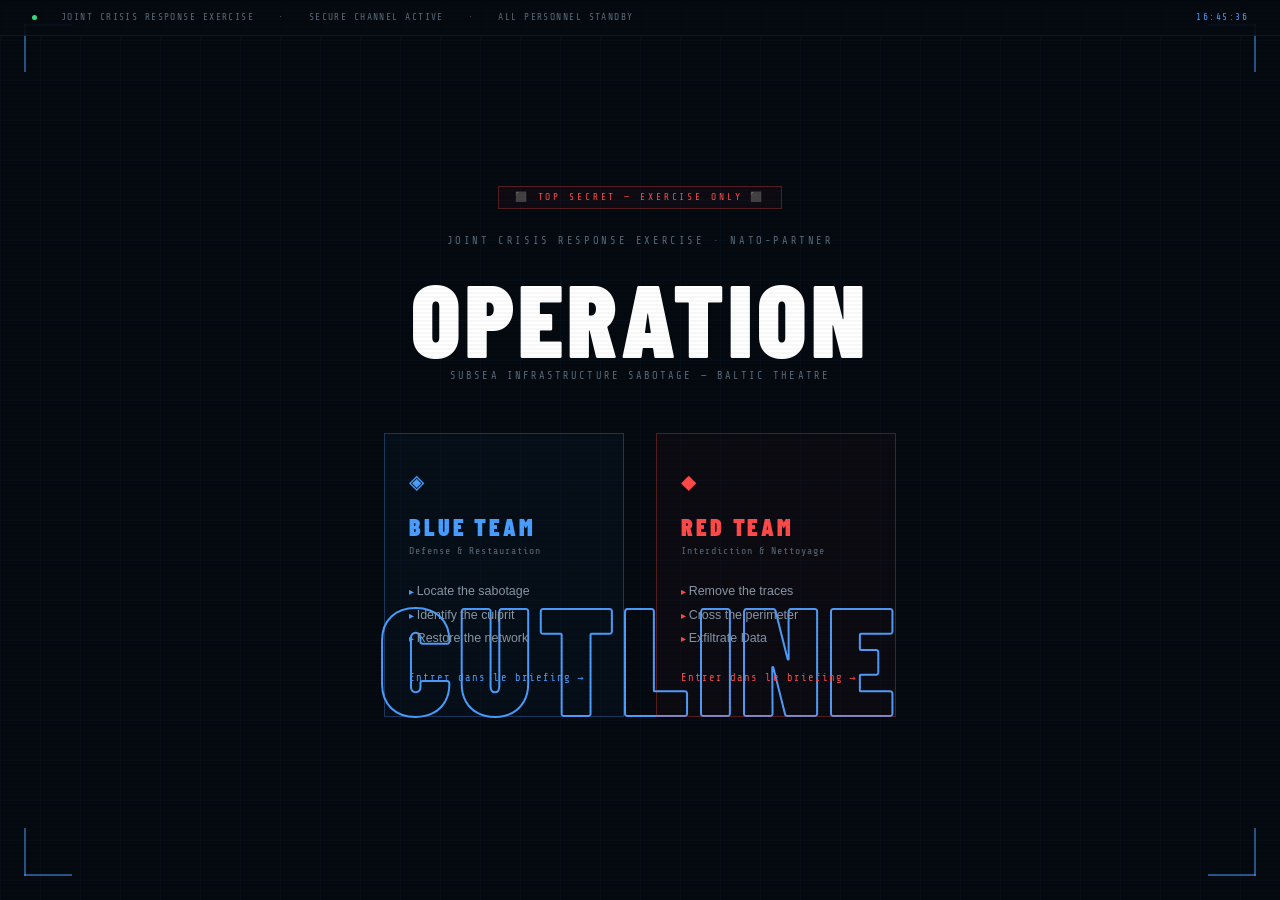
<file: index.html>
<!DOCTYPE html>
<html lang="fr">
<head>
  <meta charset="UTF-8">
  <meta name="viewport" content="width=device-width, initial-scale=1.0">
  <title>OPERATION CUTLINE</title>
  <link rel="stylesheet" href="css/global.css">
  <style>
    body {
      background: var(--bg);
      overflow: hidden;
      display: flex; align-items: center; justify-content: center;
      min-height: 100vh;
    }

    /* ── Animated corner brackets ── */
    .corner {
      position: fixed; width: 48px; height: 48px;
      pointer-events: none; z-index: 20;
    }
    .corner::before, .corner::after {
      content: ''; position: absolute; background: rgba(74,158,255,0.5);
    }
    .corner::before { width: 2px; height: 100%; }
    .corner::after  { height: 2px; width: 100%; }
    .corner.tl { top: 1.5rem; left: 1.5rem; }
    .corner.tr { top: 1.5rem; right: 1.5rem; transform: scaleX(-1); }
    .corner.bl { bottom: 1.5rem; left: 1.5rem; transform: scaleY(-1); }
    .corner.br { bottom: 1.5rem; right: 1.5rem; transform: scale(-1); }

    /* ── Status bar ── */
    .status-bar {
      position: fixed; top: 0; left: 0; right: 0; z-index: 30;
      display: flex; align-items: center; gap: 1.5rem;
      padding: 0.6rem 2rem;
      border-bottom: 1px solid rgba(74,158,255,0.1);
      background: rgba(5,10,16,0.9);
      font-family: 'Share Tech Mono', monospace; font-size: 0.6rem;
      letter-spacing: 0.15em; color: var(--muted);
    }
    .status-dot {
      width: 5px; height: 5px; border-radius: 50%;
      background: var(--green);
      animation: blink 2s infinite;
    }
    .status-clock { margin-left: auto; color: var(--accent); }

    /* ── Main container ── */
    .main-container {
      text-align: center; z-index: 10;
      padding: 2rem; position: relative;
    }

    /* ── Classification banner ── */
    .classif {
      font-family: 'Share Tech Mono', monospace; font-size: 0.6rem;
      letter-spacing: 0.3em; color: var(--red);
      border: 1px solid rgba(255,74,74,0.3);
      display: inline-block; padding: 0.2rem 1rem;
      margin-bottom: 1.5rem;
      background: rgba(255,74,74,0.04);
    }

    /* ── Glitch effect on title ── */
    .main-title {
      position: relative;
      animation: appear 0.8s ease forwards;
    }
    @keyframes appear {
      from { opacity: 0; transform: translateY(-16px); }
      to   { opacity: 1; transform: translateY(0); }
    }
    .main-title::after {
      content: 'CUTLINE';
      position: absolute;
      left: 50%; top: 50%;
      transform: translate(-50%, calc(-50% + 2.2em));
      font-family: 'Barlow Condensed', sans-serif; font-weight: 900;
      font-size: clamp(4rem, 12vw, 10rem);
      -webkit-text-stroke: 2px var(--accent);
      color: transparent; letter-spacing: 0.04em;
      animation: glitch 4s infinite;
      pointer-events: none;
    }
    @keyframes glitch {
      0%,90%,100%  { clip-path: none; transform: translate(-50%, calc(-50% + 2.2em)); }
      91%           { clip-path: inset(30% 0 40% 0); transform: translate(calc(-50% - 4px), calc(-50% + 2.2em)); }
      92%           { clip-path: inset(55% 0 10% 0); transform: translate(calc(-50% + 4px), calc(-50% + 2.2em)); }
      93%           { clip-path: none; transform: translate(-50%, calc(-50% + 2.2em)); }
    }

    /* ── Subtitle line ── */
    .subtitle-line {
      font-family: 'Share Tech Mono', monospace; font-size: 0.65rem;
      letter-spacing: 0.2em; color: var(--muted); margin-bottom: 3rem;
      animation: appear 0.8s 0.3s ease both;
    }

    /* ── Team selection ── */
    .team-selection {
      display: flex; gap: 2rem;
      justify-content: center;
      animation: appear 0.8s 0.5s ease both;
    }

    .team-btn {
      background: none; border: none; cursor: pointer; padding: 0;
    }
    .team-card {
      width: 240px; padding: 2rem 1.5rem;
      border: 1px solid; transition: all 0.25s;
      position: relative; overflow: hidden; text-align: left;
    }
    .team-card::after {
      content: ''; position: absolute;
      bottom: 0; left: 0; right: 0; height: 2px;
      transform: scaleX(0); transform-origin: left;
      transition: transform 0.25s;
    }
    .team-card.blue { border-color: rgba(74,158,255,0.3); background: rgba(74,158,255,0.03); }
    .team-card.blue::after { background: var(--blue); }
    .team-card.red  { border-color: rgba(255,74,74,0.3);  background: rgba(255,74,74,0.03);  }
    .team-card.red::after  { background: var(--red); }
    .team-card:hover { transform: translateY(-4px); }
    .team-card.blue:hover { border-color: var(--blue); box-shadow: 0 12px 40px rgba(74,158,255,0.15); }
    .team-card.red:hover  { border-color: var(--red);  box-shadow: 0 12px 40px rgba(255,74,74,0.15); }
    .team-card:hover::after { transform: scaleX(1); }

    .team-icon {
      font-family: 'Share Tech Mono', monospace; font-size: 1.6rem;
      margin-bottom: 1rem; display: block;
    }
    .team-card.blue .team-icon { color: var(--blue); }
    .team-card.red  .team-icon { color: var(--red);  }

    .team-name {
      font-family: 'Barlow Condensed', sans-serif; font-weight: 900;
      font-size: 1.5rem; letter-spacing: 0.12em; text-transform: uppercase;
      margin-bottom: 0.25rem;
    }
    .team-card.blue .team-name { color: var(--blue); }
    .team-card.red  .team-name { color: var(--red);  }

    .team-role {
      font-family: 'Share Tech Mono', monospace; font-size: 0.62rem;
      letter-spacing: 0.1em; color: var(--muted); margin-bottom: 1.5rem;
    }

    .team-tasks {
      font-size: 0.78rem; color: var(--text-dim); line-height: 1.9;
      margin-bottom: 1.25rem;
    }
    .team-tasks li { list-style: none; padding-left: 0; }
    .team-tasks li::before { content: '▸ '; font-size: 0.6rem; }
    .team-card.blue .team-tasks li::before { color: var(--blue); }
    .team-card.red  .team-tasks li::before { color: var(--red);  }

    .team-enter {
      font-family: 'Share Tech Mono', monospace; font-size: 0.65rem;
      letter-spacing: 0.1em; display: flex; align-items: center; gap: 0.4rem;
    }
    .team-card.blue .team-enter { color: var(--blue); }
    .team-card.red  .team-enter { color: var(--red);  }

    /* ── Decorative grid lines behind cards ── */
    .deco-line {
      position: absolute; background: rgba(74,158,255,0.04);
      pointer-events: none;
    }
  </style>
</head>
<body>
  <div class="scanline-overlay"></div>
  <div class="grid-bg"></div>

  <div class="corner tl"></div>
  <div class="corner tr"></div>
  <div class="corner bl"></div>
  <div class="corner br"></div>

  <div class="status-bar">
    <div class="status-dot"></div>
    <span>JOINT CRISIS RESPONSE EXERCISE</span>
    <span>·</span>
    <span>SECURE CHANNEL ACTIVE</span>
    <span>·</span>
    <span>ALL PERSONNEL STANDBY</span>
    <span class="status-clock" id="statusClock">--:--:--</span>
  </div>

  <div class="main-container">
    <div class="classif">⬛ TOP SECRET — EXERCISE ONLY ⬛</div>

    <div class="op-label">Joint Crisis Response Exercise · NATO-PARTNER</div>
    <h1 class="main-title">OPERATION<br></h1>

    <p class="subtitle-line">SUBSEA INFRASTRUCTURE SABOTAGE — BALTIC THEATRE</p>

    <div class="team-selection">
      <button class="team-btn" onclick="selectTeam('blue')">
        <div class="team-card blue">
          <span class="team-icon">◈</span>
          <div class="team-name">BLUE TEAM</div>
          <div class="team-role">Defense & Restauration</div>
          <ul class="team-tasks">
            <li>Locate the sabotage</li>
            <li>Identify the culprit</li>
            <li>Restore the network</li>
          </ul>
          <div class="team-enter">Entrer dans le briefing <span>→</span></div>
        </div>
      </button>

      <button class="team-btn" onclick="selectTeam('red')">
        <div class="team-card red">
          <span class="team-icon">◆</span>
          <div class="team-name">RED TEAM</div>
          <div class="team-role">Interdiction & Nettoyage</div>
          <ul class="team-tasks">
            <li>Remove the traces</li>
            <li>Cross the perimeter</li>
            <li>Exfiltrate Data</li>
          </ul>
          <div class="team-enter">Entrer dans le briefing <span>→</span></div>
        </div>
      </button>
    </div>
  </div>

  <script>
    // Clock
    function tick() {
      const now = new Date();
      document.getElementById('statusClock').textContent =
        now.toTimeString().slice(0,8);
    }
    tick(); setInterval(tick, 1000);

    function selectTeam(team) {
      localStorage.setItem('crisisTeam', team);
      localStorage.setItem('crisisPhase', '1');
      window.location.href = 'pages/menu.html';
    }
  </script>
</body>
</html>
</file>
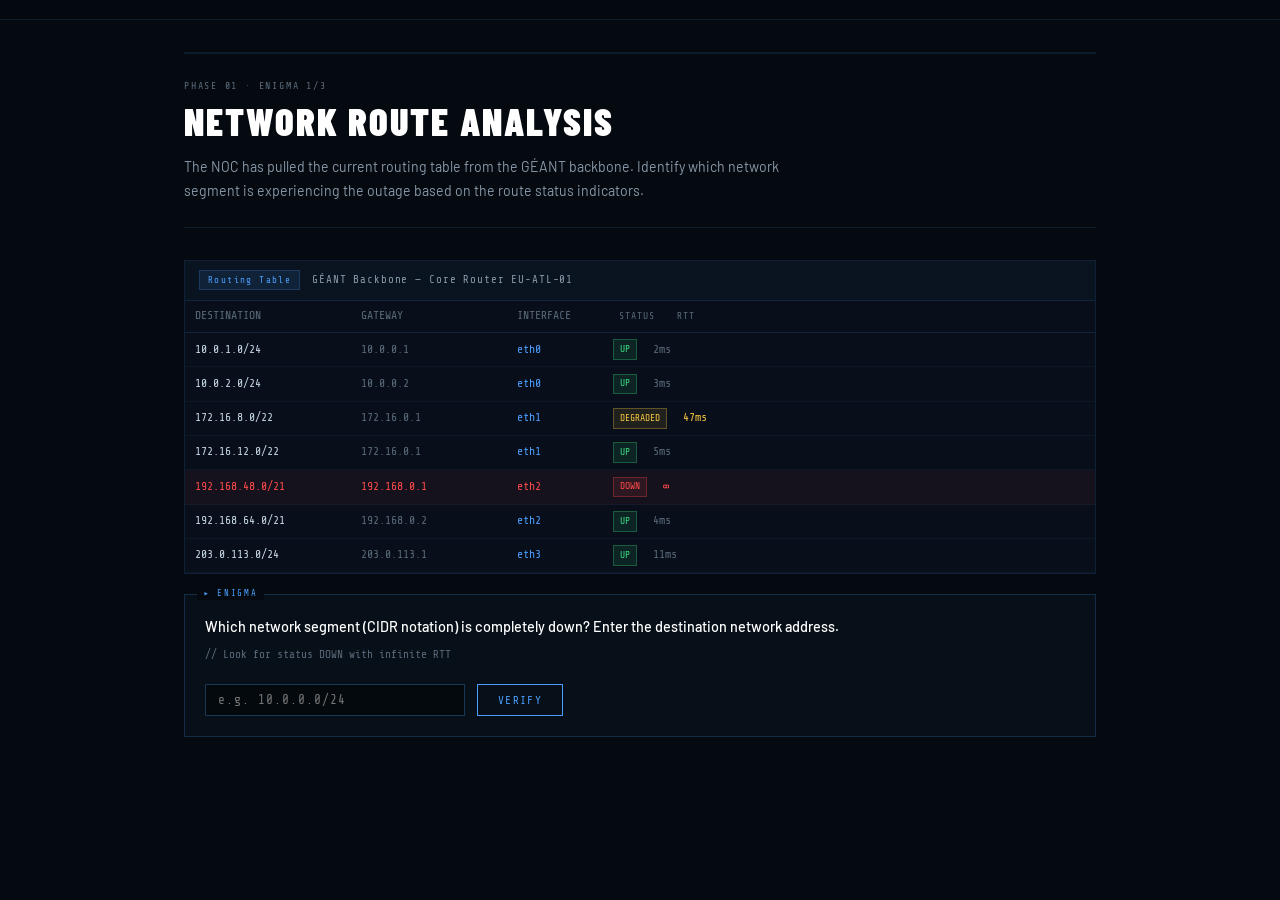
<file: phase1.html>
<!DOCTYPE html>
<html lang="en">
<head>
  <meta charset="UTF-8">
  <meta name="viewport" content="width=device-width, initial-scale=1.0">
  <title>Phase 1 — Problem Identification | CUTLINE</title>
  <link rel="preconnect" href="https://fonts.googleapis.com">
  <link href="https://fonts.googleapis.com/css2?family=Share+Tech+Mono&family=Barlow+Condensed:wght@300;400;600;700;900&family=Barlow:wght@300;400;500&display=swap" rel="stylesheet">
  <link rel="stylesheet" href="../css/global.css">
  <style>
    .network-svg { width: 100%; max-width: 760px; height: auto; }
    .node { cursor: pointer; transition: opacity 0.2s; }
    .node:hover { opacity: 0.8; }
    .link-normal { stroke: #4a9eff; stroke-width: 2; }
    .link-degraded { stroke: #f5c542; stroke-width: 2; stroke-dasharray: 8,4; }
    .link-down { stroke: #ff4a4a; stroke-width: 2.5; stroke-dasharray: 4,4; animation: dashAnim 1s linear infinite; }
    @keyframes dashAnim { to { stroke-dashoffset: -16; } }

    .otdr-chart { width: 100%; height: 160px; background: #060810; border: 1px solid rgba(74,158,255,0.15); position: relative; overflow: hidden; }
    .otdr-line { fill: none; stroke: var(--green); stroke-width: 1.5; }
    .otdr-fault { fill: none; stroke: var(--red); stroke-width: 2; }
    .otdr-label { font-family: 'Share Tech Mono', monospace; font-size: 0.6rem; fill: var(--muted); }

    .ip-segment {
      display: inline-block; padding: 0.15rem 0.4rem;
      background: rgba(74,158,255,0.1); border: 1px solid rgba(74,158,255,0.2);
      font-family: 'Share Tech Mono', monospace; font-size: 0.8rem; color: var(--text);
      margin: 0.1rem;
    }
    .ip-segment.blank {
      background: rgba(255,255,255,0.05); color: var(--accent); cursor: text;
      min-width: 3rem; border-style: dashed;
    }

    .step-section { display: none; }
    .step-section.active { display: block; animation: slideIn 0.4s ease; }

    .route-table { font-family: 'Share Tech Mono', monospace; font-size: 0.72rem; }
    .route-row { display: flex; gap: 1rem; padding: 0.4rem 0.6rem; border-bottom: 1px solid rgba(74,158,255,0.06); align-items: center; }
    .route-row:hover { background: rgba(74,158,255,0.04); }
    .route-dest { color: var(--text); width: 150px; }
    .route-gw   { color: var(--muted); width: 140px; }
    .route-iface { color: var(--accent); width: 80px; }
    .route-status { font-size: 0.6rem; padding: 0.1rem 0.4rem; }
    .status-up   { background: rgba(61,220,132,0.1); color: var(--green); border: 1px solid rgba(61,220,132,0.3); }
    .status-down { background: rgba(255,74,74,0.1);   color: var(--red);   border: 1px solid rgba(255,74,74,0.3); animation: blink 1.5s infinite; }
    .status-deg  { background: rgba(245,197,66,0.1);  color: var(--yellow); border: 1px solid rgba(245,197,66,0.3); }
    @keyframes blink { 0%,100%{opacity:1}50%{opacity:0.4} }
  </style>
</head>
<body>
<div class="page-layout">
  <div class="top-bar" id="topBar"></div>

  <div class="phase-content">
    <div class="step-progress" id="stepProgress"></div>

    <!-- ═══════════════════════════════════ STEP 1: Network Routes ═══ -->
    <div class="step-section active" id="step1">
      <div class="phase-header">
        <div class="phase-number">PHASE 01 · ENIGMA 1/3</div>
        <div class="phase-title">Network Route Analysis</div>
        <div class="phase-desc">The NOC has pulled the current routing table from the GÉANT backbone. Identify which network segment is experiencing the outage based on the route status indicators.</div>
      </div>

      <div class="panel">
        <div class="panel-header">
          <span class="panel-tag">Routing Table</span>
          <span class="panel-title">GÉANT Backbone — Core Router EU-ATL-01</span>
        </div>

        <div class="route-table">
          <div class="route-row" style="border-bottom:1px solid rgba(74,158,255,0.15)">
            <span class="route-dest" style="color:var(--muted)">DESTINATION</span>
            <span class="route-gw"   style="color:var(--muted)">GATEWAY</span>
            <span class="route-iface" style="color:var(--muted)">INTERFACE</span>
            <span class="route-status" style="color:var(--muted);font-size:0.6rem;letter-spacing:0.1em">STATUS</span>
            <span style="color:var(--muted);font-size:0.6rem;letter-spacing:0.1em;font-family:'Share Tech Mono',monospace">RTT</span>
          </div>
          <div class="route-row">
            <span class="route-dest">10.0.1.0/24</span>
            <span class="route-gw">10.0.0.1</span>
            <span class="route-iface">eth0</span>
            <span class="route-status status-up">UP</span>
            <span class="mono small muted">2ms</span>
          </div>
          <div class="route-row">
            <span class="route-dest">10.0.2.0/24</span>
            <span class="route-gw">10.0.0.2</span>
            <span class="route-iface">eth0</span>
            <span class="route-status status-up">UP</span>
            <span class="mono small muted">3ms</span>
          </div>
          <div class="route-row">
            <span class="route-dest">172.16.8.0/22</span>
            <span class="route-gw">172.16.0.1</span>
            <span class="route-iface">eth1</span>
            <span class="route-status status-deg">DEGRADED</span>
            <span class="mono small yellow">47ms</span>
          </div>
          <div class="route-row">
            <span class="route-dest">172.16.12.0/22</span>
            <span class="route-gw">172.16.0.1</span>
            <span class="route-iface">eth1</span>
            <span class="route-status status-up">UP</span>
            <span class="mono small muted">5ms</span>
          </div>
          <div class="route-row" style="background:rgba(255,74,74,0.05)">
            <span class="route-dest" style="color:var(--red)">192.168.48.0/21</span>
            <span class="route-gw" style="color:var(--red)">192.168.0.1</span>
            <span class="route-iface" style="color:var(--red)">eth2</span>
            <span class="route-status status-down">DOWN</span>
            <span class="mono small red">∞</span>
          </div>
          <div class="route-row">
            <span class="route-dest">192.168.64.0/21</span>
            <span class="route-gw">192.168.0.2</span>
            <span class="route-iface">eth2</span>
            <span class="route-status status-up">UP</span>
            <span class="mono small muted">4ms</span>
          </div>
          <div class="route-row">
            <span class="route-dest">203.0.113.0/24</span>
            <span class="route-gw">203.0.113.1</span>
            <span class="route-iface">eth3</span>
            <span class="route-status status-up">UP</span>
            <span class="mono small muted">11ms</span>
          </div>
        </div>
      </div>

      <div class="enigma-block" id="e1block">
        <div class="enigma-q">Which network segment (CIDR notation) is completely down? Enter the destination network address.</div>
        <div class="enigma-hint">// Look for status DOWN with infinite RTT</div>
        <div class="flex gap1 mt2">
          <input class="mono-input" id="e1input" placeholder="e.g. 10.0.0.0/24" style="max-width:260px" autocomplete="off" spellcheck="false">
          <button class="btn btn-primary" onclick="checkE1()">VERIFY</button>
        </div>
        <div class="feedback" id="e1fb"></div>
      </div>
    </div><!-- /step1 -->

    <!-- ═══════════════════════════════════ STEP 2: OTDR Reading ═══ -->
    <div class="step-section" id="step2">
      <div class="phase-header">
        <div class="phase-number">PHASE 01 · ENIGMA 2/3</div>
        <div class="phase-title">OTDR Trace Analysis</div>
        <div class="phase-desc">Field technicians have performed an Optical Time Domain Reflectometer (OTDR) test on the affected cable segment. Analyse the trace to determine the distance of the fault from the injection point.</div>
      </div>

      <div class="panel">
        <div class="panel-header">
          <span class="panel-tag">OTDR Trace</span>
          <span class="panel-title">Segment SEG-ATL-48 — TAT-14 Cable System</span>
        </div>
        <div class="label" style="margin-bottom:0.75rem">Backscatter power (dB) vs. Distance (km)</div>

        <svg class="otdr-chart" viewBox="0 0 700 160" xmlns="http://www.w3.org/2000/svg">
          <!-- Grid lines -->
          <line x1="60" y1="10" x2="60" y2="140" stroke="rgba(74,158,255,0.1)" stroke-width="1"/>
          <line x1="60" y1="140" x2="680" y2="140" stroke="rgba(74,158,255,0.1)" stroke-width="1"/>
          <line x1="60" y1="40" x2="680" y2="40" stroke="rgba(74,158,255,0.05)" stroke-width="1" stroke-dasharray="4,4"/>
          <line x1="60" y1="70" x2="680" y2="70" stroke="rgba(74,158,255,0.05)" stroke-width="1" stroke-dasharray="4,4"/>
          <line x1="60" y1="100" x2="680" y2="100" stroke="rgba(74,158,255,0.05)" stroke-width="1" stroke-dasharray="4,4"/>

          <!-- Distance markers -->
          <text x="60"  y="155" class="otdr-label" text-anchor="middle">0</text>
          <text x="168" y="155" class="otdr-label" text-anchor="middle">100</text>
          <text x="276" y="155" class="otdr-label" text-anchor="middle">200</text>
          <text x="384" y="155" class="otdr-label" text-anchor="middle">300</text>
          <text x="492" y="155" class="otdr-label" text-anchor="middle">400</text>
          <text x="600" y="155" class="otdr-label" text-anchor="middle">500</text>
          <text x="350" y="168" class="otdr-label" text-anchor="middle" fill="#6b7a8d">Distance (km)</text>

          <!-- dB axis labels -->
          <text x="55" y="15"  class="otdr-label" text-anchor="end">0dB</text>
          <text x="55" y="45"  class="otdr-label" text-anchor="end">-10</text>
          <text x="55" y="75"  class="otdr-label" text-anchor="end">-20</text>
          <text x="55" y="105" class="otdr-label" text-anchor="end">-30</text>
          <text x="55" y="135" class="otdr-label" text-anchor="end">-40</text>

          <!-- Normal backscatter decline -->
          <polyline class="otdr-line" points="60,18 168,32 276,46 330,53 338,55"/>

          <!-- Fault spike at ~340km -->
          <polyline class="otdr-fault" points="338,55 342,22 346,130"/>

          <!-- Dead zone after fault -->
          <polyline points="346,130 680,132" fill="none" stroke="#ff4a4a" stroke-width="1" stroke-dasharray="3,3"/>

          <!-- Fault annotation -->
          <line x1="342" y1="22" x2="342" y2="140" stroke="rgba(255,74,74,0.3)" stroke-width="1" stroke-dasharray="4,4"/>
          <text x="348" y="35" fill="#ff4a4a" font-family="'Share Tech Mono',monospace" font-size="9">FAULT EVENT</text>
          <text x="348" y="47" fill="#ff4a4a" font-family="'Share Tech Mono',monospace" font-size="8">↓ sharp reflection</text>

          <!-- Distance cursor -->
          <text x="342" y="153" fill="#ff4a4a" font-family="'Share Tech Mono',monospace" font-size="9" text-anchor="middle">?</text>

          <!-- Label normal section -->
          <text x="200" y="28" fill="#3ddc84" font-family="'Share Tech Mono',monospace" font-size="8">Normal Rayleigh backscatter</text>
        </svg>

        <div class="mt2" style="display:grid;grid-template-columns:1fr 1fr 1fr;gap:0.75rem">
          <div>
            <div class="label">Pulse Width</div>
            <div class="mono small">1000 ns</div>
          </div>
          <div>
            <div class="label">Range</div>
            <div class="mono small">500 km</div>
          </div>
          <div>
            <div class="label">Index of Refraction</div>
            <div class="mono small">1.4682</div>
          </div>
          <div>
            <div class="label">Cursor position (raw)</div>
            <div class="mono small accent">2.832 μs one-way</div>
          </div>
          <div>
            <div class="label">Speed of light in fiber</div>
            <div class="mono small">~204,190 km/s</div>
          </div>
          <div>
            <div class="label">Fiber length (total)</div>
            <div class="mono small">500 km</div>
          </div>
        </div>
      </div>

      <div class="enigma-block" id="e2block">
        <div class="enigma-q">Using the OTDR cursor reading of <strong class="accent">2.832 μs</strong> one-way travel time and the speed of light in fiber (<strong class="accent">204,190 km/s</strong>), calculate the fault distance from the injection point.</div>
        <div class="enigma-hint">// Distance = Time × Speed — round to nearest km</div>
        <div class="flex gap1 mt2 items-center">
          <input class="mono-input" id="e2input" placeholder="distance in km" style="max-width:200px" autocomplete="off">
          <span class="mono muted small">km</span>
          <button class="btn btn-primary" onclick="checkE2()">VERIFY</button>
        </div>
        <div class="feedback" id="e2fb"></div>
        <div class="mt2 muted small">Hint: 2.832 μs = 0.000002832 s &nbsp;|&nbsp; 0.000002832 × 204,190 = ?</div>
      </div>
    </div><!-- /step2 -->

    <!-- ═══════════════════════════════════ STEP 3: Hacking Check ═══ -->
    <div class="step-section" id="step3">
      <div class="phase-header">
        <div class="phase-number">PHASE 01 · ENIGMA 3/3</div>
        <div class="phase-title">Intrusion Detection Analysis</div>
        <div class="phase-desc">While the physical fault is being investigated, the security team must rule out a simultaneous cyberattack. Analyse the IDS logs for the management interfaces of the affected segment.</div>
      </div>

      <div class="panel">
        <div class="panel-header">
          <span class="panel-tag">IDS Log Export</span>
          <span class="panel-title">Snort/Suricata — Interface eth2 — Last 6h</span>
        </div>

        <div class="terminal" id="ids-terminal">
          <div><span class="t-prompt">[04:11:02 UTC]</span> <span class="t-output">NORMAL — BGP keepalive 10.0.4.1 → 10.0.4.2 OK</span></div>
          <div><span class="t-prompt">[04:12:18 UTC]</span> <span class="t-output">NORMAL — SNMP poll from NMS 10.0.1.5</span></div>
          <div><span class="t-prompt">[04:14:55 UTC]</span> <span class="t-warn">[WARN] Link flap detected — interface eth2 — duration 0.3s</span></div>
          <div><span class="t-prompt">[04:15:01 UTC]</span> <span class="t-output">NORMAL — BGP session restart 192.168.48.1 → 192.168.0.1</span></div>
          <div><span class="t-prompt">[04:15:03 UTC]</span> <span class="t-error">[ALERT] Interface eth2 DOWN — no carrier signal — physical fault suspected</span></div>
          <div><span class="t-prompt">[04:15:04 UTC]</span> <span class="t-output">INFO — Failover route activated via eth1 (degraded)</span></div>
          <div><span class="t-prompt">[04:16:22 UTC]</span> <span class="t-output">NORMAL — NetFlow baseline: 0 packets/s on eth2 (expected, interface down)</span></div>
          <div><span class="t-prompt">[04:17:10 UTC]</span> <span class="t-output">NORMAL — SNMP trap sent to NMS for interface status change</span></div>
          <div><span class="t-prompt">[04:18:30 UTC]</span> <span class="t-output">NORMAL — No anomalous TCP sessions in pre-fault window (+/- 10min)</span></div>
          <div><span class="t-prompt">[04:20:00 UTC]</span> <span class="t-output">NORMAL — SSH authentication log: 0 failed attempts last 6h</span></div>
          <div><span class="t-prompt">[04:21:44 UTC]</span> <span class="t-output">NORMAL — No port scans detected on management VLAN</span></div>
          <div><span class="t-prompt">[04:22:00 UTC]</span> <span class="t-output">NORMAL — ARP table stable — no spoofing indicators</span></div>
          <div><span class="t-prompt">[04:23:15 UTC]</span> <span class="t-output">INFO — Zero malicious signatures matched in eth2 traffic window</span></div>
          <div><span class="t-prompt">[04:24:00 UTC]</span> <span class="t-warn">[SUMMARY] IDS analysis complete — 0 intrusion events — 1 physical fault event</span></div>
        </div>
      </div>

      <div class="enigma-block" id="e3block">
        <div class="enigma-q">Based on the IDS log analysis, was a remote cyberattack detected on the affected network segment at the time of the outage?</div>

        <div class="choice-grid" id="mcq3">
          <button class="choice-btn" onclick="answerMCQ(this, false)">
            <span class="choice-letter">A</span>
            <span>Yes — SSH brute-force attack detected 2 minutes before the fault</span>
          </button>
          <button class="choice-btn" onclick="answerMCQ(this, false)">
            <span class="choice-letter">B</span>
            <span>Yes — ARP spoofing attack coincided with the interface going down</span>
          </button>
          <button class="choice-btn" onclick="answerMCQ(this, true)">
            <span class="choice-letter">C</span>
            <span>No — All IDS checks are clean. The fault is purely physical in nature</span>
          </button>
          <button class="choice-btn" onclick="answerMCQ(this, false)">
            <span class="choice-letter">D</span>
            <span>Inconclusive — logs were wiped by the attacker before analysis</span>
          </button>
        </div>
        <div class="feedback" id="e3fb"></div>
      </div>

      <button class="continue-btn" id="continueBtn" onclick="goToPhase2()">
        ▸ PHASE 01 COMPLETE — PROCEED TO PHASE 02: LOCATE THE DAMAGE
      </button>
    </div><!-- /step3 -->

  </div>
</div>

<script src="../js/global.js"></script>
<script>
  const team = State.team;
  renderTopBar('01', 'PROBLEM IDENTIFICATION');

  const steps = ['1 · Network Routes', '2 · OTDR Analysis', '3 · Intrusion Check'];
  document.getElementById('stepProgress').innerHTML = renderSteps(steps, 0);
  let currentStep = 1;

  function showStep(n) {
    document.querySelectorAll('.step-section').forEach(s => s.classList.remove('active'));
    document.getElementById('step' + n).classList.add('active');
    document.getElementById('stepProgress').innerHTML = renderSteps(steps, n - 1);
    currentStep = n;
    window.scrollTo(0,0);
  }

  // E1 — Network route (answer: 192.168.48.0/21)
  document.getElementById('e1input').addEventListener('keydown', e => { if(e.key==='Enter') checkE1(); });
  function checkE1() {
    const inp = document.getElementById('e1input');
    const fb  = document.getElementById('e1fb');
    const val = inp.value.trim();
    if (val === '192.168.48.0/21') {
      fb.textContent = '✓ Correct — Segment 192.168.48.0/21 via interface eth2 is DOWN. Proceeding to physical layer analysis.';
      fb.className = 'feedback show ok';
      inp.disabled = true;
      document.getElementById('e1block').classList.add('success');
      setTimeout(() => showStep(2), 1000);
    } else {
      fb.textContent = '✗ Incorrect — check the routing table for the entry with status DOWN and RTT ∞';
      fb.className = 'feedback show err';
    }
  }

  // E2 — OTDR distance (answer: 578 km — 0.000002832 × 204190 ≈ 578 km)
  document.getElementById('e2input').addEventListener('keydown', e => { if(e.key==='Enter') checkE2(); });
  function checkE2() {
    const inp = document.getElementById('e2input');
    const fb  = document.getElementById('e2fb');
    const val = parseInt(inp.value.trim());
    // Accept 578 ± 2
    if (!isNaN(val) && Math.abs(val - 578) <= 2) {
      fb.textContent = '✓ Confirmed — Fault located at ' + val + ' km from injection point. Consistent with known cable route coordinates.';
      fb.className = 'feedback show ok';
      inp.disabled = true;
      document.getElementById('e2block').classList.add('success');
      setTimeout(() => showStep(3), 1000);
    } else {
      fb.textContent = '✗ Recalculate — Remember: Distance = Time(s) × Speed(km/s). Use 2.832 × 10⁻⁶ s and 204,190 km/s.';
      fb.className = 'feedback show err';
    }
  }

  // E3 — MCQ
  function answerMCQ(btn, isCorrect) {
    const btns = document.querySelectorAll('#mcq3 .choice-btn');
    btns.forEach(b => b.style.pointerEvents = 'none');
    if (isCorrect) {
      btn.classList.add('correct');
      const fb = document.getElementById('e3fb');
      fb.textContent = '✓ Confirmed — No remote intrusion detected. The incident is classified as a physical infrastructure failure. Proceed to Phase 2.';
      fb.className = 'feedback show ok';
      document.getElementById('e3block').classList.add('success');
      document.getElementById('continueBtn').classList.add('show');
    } else {
      btn.classList.add('wrong');
      btns.forEach(b => { if(b.querySelector('.choice-letter').textContent === 'C') b.classList.add('correct'); });
      const fb = document.getElementById('e3fb');
      fb.textContent = '✗ Incorrect — Re-read the IDS logs. There are zero intrusion signatures and zero anomalous sessions detected.';
      fb.className = 'feedback show err';
      setTimeout(() => {
        btns.forEach(b => { b.style.pointerEvents = ''; b.classList.remove('wrong','correct'); });
        fb.className = 'feedback';
      }, 2500);
    }
  }

  function goToPhase2() {
    localStorage.setItem('crisisPhase', '2');
    window.location.href = 'phase2.html';
  }
</script>
</body>
</html>
</file>
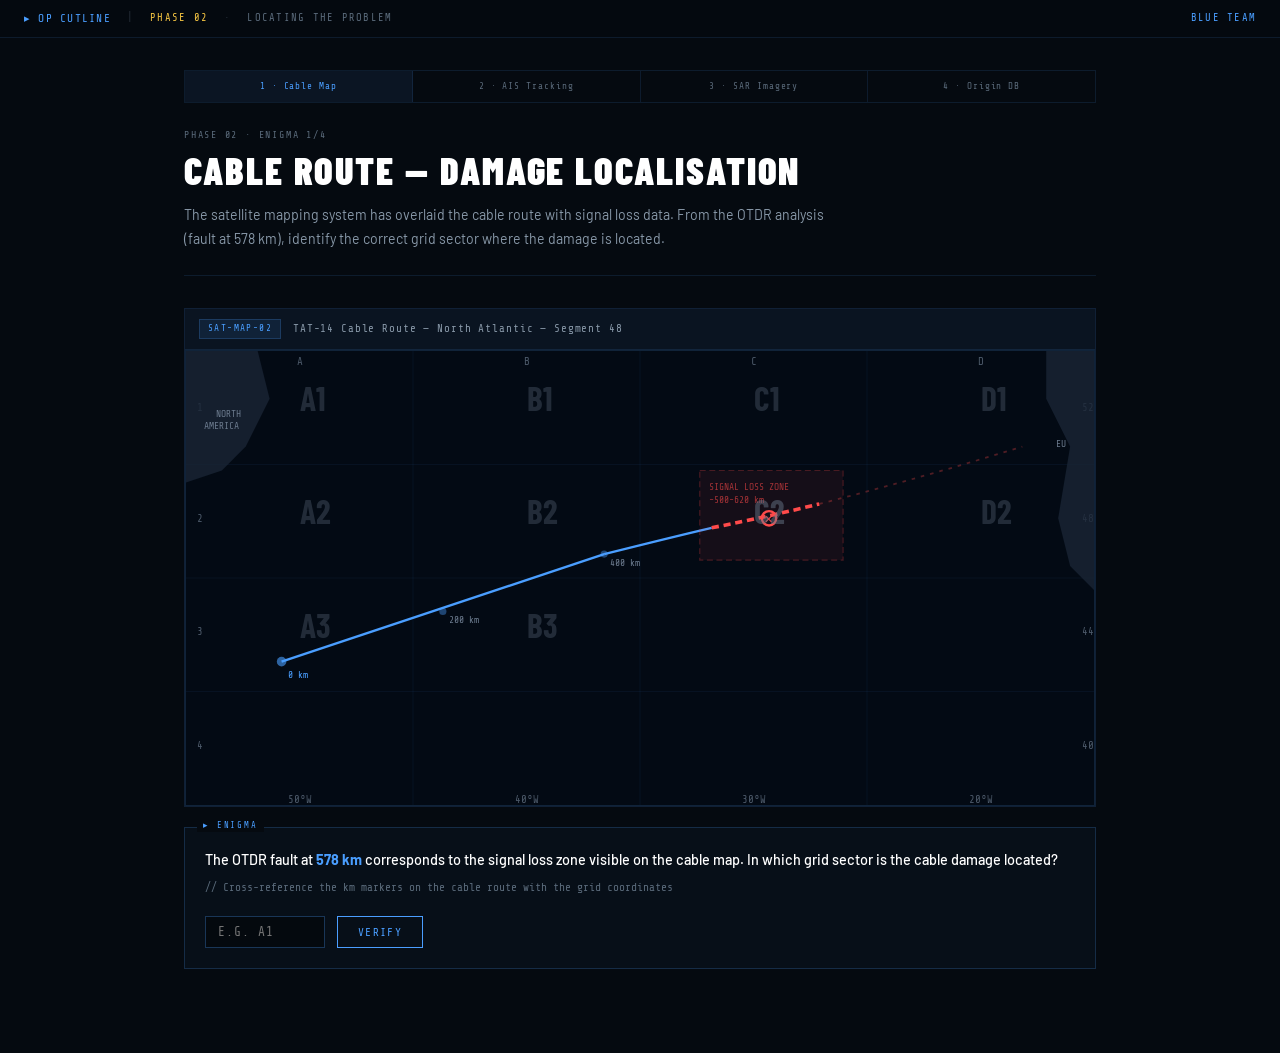
<file: phase2.html>
<!DOCTYPE html>
<html lang="en">
<head>
  <meta charset="UTF-8">
  <meta name="viewport" content="width=device-width, initial-scale=1.0">
  <title>Phase 2 — Locating the Problem | CUTLINE</title>
  <link rel="preconnect" href="https://fonts.googleapis.com">
  <link href="https://fonts.googleapis.com/css2?family=Share+Tech+Mono&family=Barlow+Condensed:wght@300;400;600;700;900&family=Barlow:wght@300;400;500&display=swap" rel="stylesheet">
  <link rel="stylesheet" href="../css/global.css">
  <style>
    .map-container {
      background: #060d16;
      border: 1px solid rgba(74,158,255,0.15);
      position: relative; overflow: hidden;
    }
    .map-svg { width: 100%; height: auto; display: block; }

    .cable-segment { stroke: #4a9eff; stroke-width: 2; fill: none; stroke-dasharray: none; }
    .cable-damaged { stroke: #ff4a4a; stroke-width: 3; fill: none; stroke-dasharray: 6,4; animation: dashAnim 1.5s linear infinite; }
    @keyframes dashAnim { to { stroke-dashoffset: -20; } }

    .ship-track { fill: none; stroke-width: 1.5; stroke-dasharray: 4,3; }
    .ship-normal { stroke: rgba(74,158,255,0.5); }
    .ship-anomaly { stroke: rgba(245,197,66,0.8); }
    .ship-suspect { stroke: rgba(255,74,74,0.9); animation: dashAnim 1s linear infinite; }

    .grid-line { stroke: rgba(74,158,255,0.06); stroke-width: 1; }
    .coord-label { font-family: 'Share Tech Mono', monospace; font-size: 9px; fill: rgba(107,122,141,0.7); }

    .vessel-row {
      display: grid; grid-template-columns: 80px 160px 100px 100px 120px 80px;
      gap: 0.5rem; padding: 0.5rem 0.75rem;
      border-bottom: 1px solid rgba(74,158,255,0.06);
      align-items: center; font-size: 0.75rem;
    }
    .vessel-row.header { color: var(--muted); font-size: 0.6rem; letter-spacing: 0.1em; font-family: 'Share Tech Mono', monospace; border-bottom: 1px solid rgba(74,158,255,0.15); }
    .vessel-row:hover { background: rgba(74,158,255,0.03); }
    .vessel-row.suspect { background: rgba(255,74,74,0.05); }
    .imo { font-family: 'Share Tech Mono', monospace; color: var(--accent); font-size: 0.7rem; }
    .flag-pill { display: inline-block; padding: 0.1rem 0.4rem; font-size: 0.6rem; font-family: 'Share Tech Mono', monospace; letter-spacing: 0.1em; }

    .step-section { display: none; }
    .step-section.active { display: block; animation: slideIn 0.4s ease; }

    .crosshair-target {
      cursor: crosshair;
    }
    .target-zone { fill: rgba(255,74,74,0.1); stroke: #ff4a4a; stroke-width: 1.5; stroke-dasharray: 4,3; }
    .target-marker { fill: none; stroke: var(--yellow); stroke-width: 2; cursor: pointer; }
    .target-marker:hover { stroke: var(--accent); }

    .db-row {
      display: grid; grid-template-columns: 90px 1fr 120px 100px 80px;
      gap: 0.75rem; padding: 0.5rem 0.75rem;
      border-bottom: 1px solid rgba(74,158,255,0.06);
      font-family: 'Share Tech Mono', monospace; font-size: 0.7rem;
      align-items: center;
    }
    .db-row.header { color: var(--muted); font-size: 0.58rem; letter-spacing: 0.1em; border-bottom: 1px solid rgba(74,158,255,0.15); }
    .db-row:hover { background: rgba(74,158,255,0.03); }

    .sat-img {
      background: #030810;
      border: 1px solid rgba(74,158,255,0.15);
      padding: 1rem;
    }

    /* Satellite image simulation */
    .sat-canvas { width: 100%; height: 240px; position: relative; background: #010308; overflow: hidden; }
    .sea-noise { position: absolute; inset: 0; opacity: 0.6; }
    .vessel-dot {
      position: absolute; width: 8px; height: 8px;
      border: 1px solid; border-radius: 0;
      transform: translate(-50%, -50%);
      cursor: pointer;
    }
    .vessel-dot::after {
      content: attr(data-label);
      position: absolute; top: -18px; left: 50%; transform: translateX(-50%);
      font-family: 'Share Tech Mono', monospace; font-size: 8px;
      white-space: nowrap; letter-spacing: 0.05em;
    }
    .vessel-dot.normal { border-color: rgba(74,158,255,0.7); background: rgba(74,158,255,0.2); }
    .vessel-dot.normal::after { color: rgba(74,158,255,0.7); }
    .vessel-dot.suspect { border-color: #ff4a4a; background: rgba(255,74,74,0.3); animation: pulseRed 1.2s infinite; }
    .vessel-dot.suspect::after { color: #ff4a4a; }
    @keyframes pulseRed { 0%,100%{box-shadow:0 0 0 0 rgba(255,74,74,0.4)} 50%{box-shadow:0 0 0 8px rgba(255,74,74,0)} }
    .vessel-dot.ambiguous { border-color: rgba(245,197,66,0.8); background: rgba(245,197,66,0.2); }
    .vessel-dot.ambiguous::after { color: rgba(245,197,66,0.8); }

    .crosshair-marker {
      position: absolute; pointer-events: none;
      width: 20px; height: 20px; border: 2px solid var(--red);
      transform: translate(-50%,-50%);
    }
    .crosshair-marker::before, .crosshair-marker::after {
      content: ''; position: absolute; background: var(--red);
    }
    .crosshair-marker::before { width: 1px; height: 8px; left: 50%; top: -8px; transform: translateX(-50%); }
    .crosshair-marker::after  { height: 1px; width: 8px; top: 50%; left: -8px; transform: translateY(-50%); }
  </style>
</head>
<body>
<div class="page-layout">
  <div class="top-bar" id="topBar"></div>

  <div class="phase-content">
    <div class="step-progress" id="stepProgress"></div>

    <!-- ═══ STEP 1: Satellite cable map — find damage zone ═══ -->
    <div class="step-section active" id="step1">
      <div class="phase-header">
        <div class="phase-number">PHASE 02 · ENIGMA 1/4</div>
        <div class="phase-title">Cable Route — Damage Localisation</div>
        <div class="phase-desc">The satellite mapping system has overlaid the cable route with signal loss data. From the OTDR analysis (fault at 578 km), identify the correct grid sector where the damage is located.</div>
      </div>

      <div class="panel">
        <div class="panel-header">
          <span class="panel-tag">SAT-MAP-02</span>
          <span class="panel-title">TAT-14 Cable Route — North Atlantic — Segment 48</span>
        </div>
        <div class="map-container">
          <svg class="map-svg" viewBox="0 0 760 380" xmlns="http://www.w3.org/2000/svg">
            <!-- Ocean background -->
            <rect width="760" height="380" fill="#030a14"/>

            <!-- Grid -->
            <line x1="0"   y1="95"  x2="760" y2="95"  class="grid-line"/>
            <line x1="0"   y1="190" x2="760" y2="190" class="grid-line"/>
            <line x1="0"   y1="285" x2="760" y2="285" class="grid-line"/>
            <line x1="190" y1="0"   x2="190" y2="380" class="grid-line"/>
            <line x1="380" y1="0"   x2="380" y2="380" class="grid-line"/>
            <line x1="570" y1="0"   x2="570" y2="380" class="grid-line"/>

            <!-- Grid labels -->
            <text x="95"  y="12" class="coord-label" text-anchor="middle">A</text>
            <text x="285" y="12" class="coord-label" text-anchor="middle">B</text>
            <text x="475" y="12" class="coord-label" text-anchor="middle">C</text>
            <text x="665" y="12" class="coord-label" text-anchor="middle">D</text>
            <text x="12" y="50"  class="coord-label" text-anchor="middle">1</text>
            <text x="12" y="143" class="coord-label" text-anchor="middle">2</text>
            <text x="12" y="238" class="coord-label" text-anchor="middle">3</text>
            <text x="12" y="333" class="coord-label" text-anchor="middle">4</text>

            <!-- Latitude/Long labels -->
            <text x="95"  y="378" class="coord-label" text-anchor="middle">50°W</text>
            <text x="285" y="378" class="coord-label" text-anchor="middle">40°W</text>
            <text x="475" y="378" class="coord-label" text-anchor="middle">30°W</text>
            <text x="665" y="378" class="coord-label" text-anchor="middle">20°W</text>
            <text x="750" y="50"  class="coord-label">52°N</text>
            <text x="750" y="143" class="coord-label">48°N</text>
            <text x="750" y="238" class="coord-label">44°N</text>
            <text x="750" y="333" class="coord-label">40°N</text>

            <!-- Landmasses (simplified) -->
            <path d="M0,0 L60,0 L70,40 L50,80 L30,100 L0,110 Z" fill="#1a2535" opacity="0.8"/>
            <path d="M720,0 L760,0 L760,200 L740,180 L730,140 L740,80 L720,40 Z" fill="#1a2535" opacity="0.8"/>
            <text x="25" y="55" fill="#6b7a8d" font-family="'Share Tech Mono',monospace" font-size="8">NORTH</text>
            <text x="15" y="65" fill="#6b7a8d" font-family="'Share Tech Mono',monospace" font-size="8">AMERICA</text>
            <text x="728" y="80" fill="#6b7a8d" font-family="'Share Tech Mono',monospace" font-size="8">EU</text>

            <!-- Cable route: total ~1200km, from ~80,260 to ~700,80 -->
            <!-- Normal segments: 0-400km (x=80 to ~350) -->
            <path d="M80,260 Q200,220 350,170" class="cable-segment"/>
            <!-- Normal: 400-500km -->
            <path d="M350,170 Q410,155 440,148" class="cable-segment"/>
            <!-- Fault zone 500-620km — sector C2 -->
            <path d="M440,148 Q490,138 530,128" class="cable-damaged"/>
            <!-- After fault (dead) -->
            <path d="M530,128 Q620,105 700,80" stroke="rgba(255,74,74,0.3)" stroke-width="1.5" fill="none" stroke-dasharray="3,5"/>

            <!-- Km markers -->
            <circle cx="80"  cy="260" r="4" fill="#4a9eff" opacity="0.6"/>
            <text x="85" y="274" fill="#4a9eff" font-family="'Share Tech Mono',monospace" font-size="8">0 km</text>
            <circle cx="215" cy="218" r="3" fill="#4a9eff" opacity="0.4"/>
            <text x="220" y="228" fill="#6b7a8d" font-family="'Share Tech Mono',monospace" font-size="8">200 km</text>
            <circle cx="350" cy="170" r="3" fill="#4a9eff" opacity="0.4"/>
            <text x="355" y="180" fill="#6b7a8d" font-family="'Share Tech Mono',monospace" font-size="8">400 km</text>

            <!-- Fault zone highlight -->
            <rect x="430" y="100" width="120" height="75" fill="rgba(255,74,74,0.07)" stroke="rgba(255,74,74,0.25)" stroke-width="1" stroke-dasharray="5,3"/>
            <text x="438" y="116" fill="rgba(255,74,74,0.6)" font-family="'Share Tech Mono',monospace" font-size="8">SIGNAL LOSS ZONE</text>
            <text x="438" y="127" fill="rgba(255,74,74,0.6)" font-family="'Share Tech Mono',monospace" font-size="8">~500-620 km</text>

            <!-- Fault star marker -->
            <circle cx="488" cy="140" r="6" fill="none" stroke="#ff4a4a" stroke-width="2"/>
            <text x="484" y="144" fill="#ff4a4a" font-family="'Share Tech Mono',monospace" font-size="9">✕</text>

            <!-- Sector labels -->
            <text x="95"  y="50"  fill="rgba(107,122,141,0.3)" font-family="'Barlow Condensed',sans-serif" font-size="28" font-weight="700">A1</text>
            <text x="285" y="50"  fill="rgba(107,122,141,0.3)" font-family="'Barlow Condensed',sans-serif" font-size="28" font-weight="700">B1</text>
            <text x="475" y="50"  fill="rgba(107,122,141,0.3)" font-family="'Barlow Condensed',sans-serif" font-size="28" font-weight="700">C1</text>
            <text x="665" y="50"  fill="rgba(107,122,141,0.3)" font-family="'Barlow Condensed',sans-serif" font-size="28" font-weight="700">D1</text>
            <text x="95"  y="145" fill="rgba(107,122,141,0.3)" font-family="'Barlow Condensed',sans-serif" font-size="28" font-weight="700">A2</text>
            <text x="285" y="145" fill="rgba(107,122,141,0.3)" font-family="'Barlow Condensed',sans-serif" font-size="28" font-weight="700">B2</text>
            <text x="475" y="145" fill="rgba(107,122,141,0.6)" font-family="'Barlow Condensed',sans-serif" font-size="28" font-weight="700" fill-opacity="0.8">C2</text>
            <text x="665" y="145" fill="rgba(107,122,141,0.3)" font-family="'Barlow Condensed',sans-serif" font-size="28" font-weight="700">D2</text>
            <text x="95"  y="240" fill="rgba(107,122,141,0.3)" font-family="'Barlow Condensed',sans-serif" font-size="28" font-weight="700">A3</text>
            <text x="285" y="240" fill="rgba(107,122,141,0.3)" font-family="'Barlow Condensed',sans-serif" font-size="28" font-weight="700">B3</text>
          </svg>
        </div>
      </div>

      <div class="enigma-block" id="e1block">
        <div class="enigma-q">The OTDR fault at <strong class="accent">578 km</strong> corresponds to the signal loss zone visible on the cable map. In which grid sector is the cable damage located?</div>
        <div class="enigma-hint">// Cross-reference the km markers on the cable route with the grid coordinates</div>
        <div class="flex gap1 mt2">
          <input class="mono-input" id="e1input" placeholder="e.g. A1" style="max-width:120px; text-transform:uppercase" autocomplete="off">
          <button class="btn btn-primary" onclick="checkE1()">VERIFY</button>
        </div>
        <div class="feedback" id="e1fb"></div>
      </div>
    </div>

    <!-- ═══ STEP 2: Ship route anomalies ═══ -->
    <div class="step-section" id="step2">
      <div class="phase-header">
        <div class="phase-number">PHASE 02 · ENIGMA 2/4</div>
        <div class="phase-title">AIS Vessel Tracking — Anomaly Detection</div>
        <div class="phase-desc">AIS (Automatic Identification System) data has been pulled for all vessels in the cable damage zone in the ±6h window around the incident. Identify which vessel showed anomalous behaviour.</div>
      </div>

      <div class="panel">
        <div class="panel-header">
          <span class="panel-tag">AIS DATA</span>
          <span class="panel-title">Zone C2 — 48°N / 30°W — Window 22:00–06:00 UTC</span>
        </div>

        <div style="overflow-x:auto">
          <div class="vessel-row header">
            <span>MMSI</span><span>VESSEL NAME</span><span>TYPE</span><span>SPEED (kn)</span><span>HEADING</span><span>AIS STATUS</span>
          </div>
          <div class="vessel-row">
            <span class="imo">338734100</span><span>MV ATLANTIC STAR</span><span class="muted small">Container</span>
            <span>18.2 kn</span><span class="muted">270° (W)</span><span style="color:var(--green);font-size:0.65rem;font-family:'Share Tech Mono',monospace">NORMAL</span>
          </div>
          <div class="vessel-row">
            <span class="imo">209112000</span><span>MT HIBERNIA</span><span class="muted small">Tanker</span>
            <span>13.8 kn</span><span class="muted">265° (W)</span><span style="color:var(--green);font-size:0.65rem;font-family:'Share Tech Mono',monospace">NORMAL</span>
          </div>
          <div class="vessel-row">
            <span class="imo">477213600</span><span>FV NINGBO 7</span><span class="muted small">Fishing</span>
            <span>3.1 kn</span><span class="muted">varies</span><span style="color:var(--green);font-size:0.65rem;font-family:'Share Tech Mono',monospace">NORMAL</span>
          </div>
          <div class="vessel-row suspect">
            <span class="imo" style="color:var(--red)">273410820</span><span style="color:var(--yellow)">MV ORLAN VOSTOK</span><span class="muted small">Cargo</span>
            <span style="color:var(--yellow)">0.4 kn</span><span style="color:var(--red)">AIS OFF 04:08–04:22</span>
            <span style="color:var(--red);font-size:0.65rem;font-family:'Share Tech Mono',monospace">⚠ ANOMALY</span>
          </div>
          <div class="vessel-row">
            <span class="imo">235073580</span><span>MV CELTIC HARMONY</span><span class="muted small">RoRo</span>
            <span>16.5 kn</span><span class="muted">090° (E)</span><span style="color:var(--green);font-size:0.65rem;font-family:'Share Tech Mono',monospace">NORMAL</span>
          </div>
          <div class="vessel-row">
            <span class="imo">566823000</span><span>CG VESSEL 441</span><span class="muted small">Gov/Coast Guard</span>
            <span>12.0 kn</span><span class="muted">180° (S)</span><span style="color:var(--green);font-size:0.65rem;font-family:'Share Tech Mono',monospace">NORMAL</span>
          </div>
        </div>

        <div class="mt2 enigma-hint" style="display:block">
          // AIS anomaly flags: transponder disabled for 14 minutes during the exact fault window | Speed: 0.4 kn = near-stationary at cable crossing coordinates
        </div>
      </div>

      <div class="enigma-block" id="e2block">
        <div class="enigma-q">Which vessel's MMSI number corresponds to the anomalous contact — one that disabled its AIS transponder during the fault window and was near-stationary over the cable route?</div>
        <div class="enigma-hint">// Enter the 9-digit MMSI number of the suspect vessel</div>
        <div class="flex gap1 mt2">
          <input class="mono-input" id="e2input" placeholder="MMSI number" style="max-width:200px" autocomplete="off">
          <button class="btn btn-primary" onclick="checkE2()">VERIFY</button>
        </div>
        <div class="feedback" id="e2fb"></div>
      </div>
    </div>

    <!-- ═══ STEP 3: Satellite imagery — identify boat ═══ -->
    <div class="step-section" id="step3">
      <div class="phase-header">
        <div class="phase-number">PHASE 02 · ENIGMA 3/4</div>
        <div class="phase-title">Satellite Imagery Analysis</div>
        <div class="phase-desc">A Copernicus SAR satellite pass captured imagery of zone C2 at 04:19 UTC. Three vessels are visible. Based on the AIS data and visual characteristics, identify which vessel matches the suspect contact.</div>
      </div>

      <div class="panel">
        <div class="panel-header">
          <span class="panel-tag">SAR-IMG-0419Z</span>
          <span class="panel-title">Sentinel-1 Synthetic Aperture Radar — Zone C2 — 04:19 UTC</span>
        </div>

        <div class="sat-canvas" id="satCanvas">
          <!-- Simulated SAR image with vessels -->
          <svg width="100%" height="100%" viewBox="0 0 700 240" xmlns="http://www.w3.org/2000/svg">
            <!-- Sea texture -->
            <filter id="noise">
              <feTurbulence type="fractalNoise" baseFrequency="0.9" numOctaves="4" result="noise"/>
              <feColorMatrix type="saturate" values="0" in="noise" result="grayNoise"/>
              <feBlend in="SourceGraphic" in2="grayNoise" mode="multiply"/>
            </filter>
            <rect width="700" height="240" fill="#040d1c"/>
            <rect width="700" height="240" fill="#071525" filter="url(#noise)" opacity="0.8"/>

            <!-- Sea clutter (typical SAR sea return) -->
            <rect x="0" y="0" width="700" height="240" fill="url(#seaPattern)" opacity="0.3"/>
            <defs>
              <pattern id="seaPattern" width="8" height="8" patternUnits="userSpaceOnUse">
                <rect width="8" height="8" fill="none"/>
                <circle cx="2" cy="2" r="0.5" fill="rgba(74,120,180,0.4)"/>
                <circle cx="6" cy="6" r="0.4" fill="rgba(74,120,180,0.3)"/>
              </pattern>
            </defs>

            <!-- Cable location indicator -->
            <line x1="0" y1="155" x2="700" y2="120" stroke="rgba(74,158,255,0.1)" stroke-width="1" stroke-dasharray="8,8"/>
            <text x="5" y="112" fill="rgba(74,158,255,0.3)" font-family="'Share Tech Mono',monospace" font-size="8">TAT-14 CABLE ROUTE</text>

            <!-- Vessel A — large container ship, moving fast (normal) -->
            <g transform="translate(120,80) rotate(-15)">
              <rect x="-30" y="-6" width="60" height="12" fill="rgba(200,220,255,0.85)" rx="2"/>
              <rect x="15" y="-4" width="18" height="8" fill="rgba(220,230,255,0.6)"/>
            </g>
            <text x="90" y="70" fill="rgba(74,158,255,0.7)" font-family="'Share Tech Mono',monospace" font-size="8">A — ATLANTIC STAR</text>
            <text x="90" y="80" fill="rgba(107,122,141,0.6)" font-family="'Share Tech Mono',monospace" font-size="7">Speed: 18 kn | AIS: ON</text>
            <text x="90" y="90" fill="rgba(107,122,141,0.6)" font-family="'Share Tech Mono',monospace" font-size="7">Heading: 270° W</text>

            <!-- Vessel B — small fishing vessel (normal) -->
            <g transform="translate(500,185) rotate(10)">
              <rect x="-10" y="-3" width="22" height="7" fill="rgba(180,200,240,0.75)" rx="1"/>
            </g>
            <text x="520" y="185" fill="rgba(74,158,255,0.7)" font-family="'Share Tech Mono',monospace" font-size="8">C — NINGBO 7</text>
            <text x="520" y="195" fill="rgba(107,122,141,0.6)" font-family="'Share Tech Mono',monospace" font-size="7">Speed: 3 kn | AIS: ON</text>

            <!-- Vessel C — suspect cargo, near stationary over cable — brighter SAR return from anchor chain -->
            <g transform="translate(340,138) rotate(5)">
              <rect x="-25" y="-5" width="50" height="10" fill="rgba(255,240,200,0.95)" rx="1"/>
              <rect x="-25" y="-5" width="8" height="10" fill="rgba(255,255,255,0.9)"/>
            </g>
            <!-- Bright wake smear — shows it was dragging something -->
            <path d="M315,142 Q290,148 260,158" stroke="rgba(255,220,100,0.25)" stroke-width="3" fill="none"/>

            <!-- Red annotation box on suspect -->
            <rect x="290" y="115" width="120" height="55" fill="none" stroke="#ff4a4a" stroke-width="1.5" stroke-dasharray="4,3"/>
            <text x="295" y="128" fill="#ff4a4a" font-family="'Share Tech Mono',monospace" font-size="8">B — ORLAN VOSTOK</text>
            <text x="295" y="139" fill="rgba(245,197,66,0.9)" font-family="'Share Tech Mono',monospace" font-size="7">⚠ Near stationary</text>
            <text x="295" y="150" fill="rgba(245,197,66,0.9)" font-family="'Share Tech Mono',monospace" font-size="7">⚠ AIS dark 04:08-22</text>
            <text x="295" y="161" fill="rgba(245,197,66,0.9)" font-family="'Share Tech Mono',monospace" font-size="7">⚠ Drag wake detected</text>

            <!-- Scale bar -->
            <line x1="600" y1="225" x2="680" y2="225" stroke="rgba(107,122,141,0.5)" stroke-width="1"/>
            <text x="622" y="222" fill="rgba(107,122,141,0.6)" font-family="'Share Tech Mono',monospace" font-size="7">10 km</text>

            <!-- Compass -->
            <text x="650" y="30" fill="rgba(107,122,141,0.5)" font-family="'Share Tech Mono',monospace" font-size="8">N↑</text>
          </svg>
        </div>

        <div class="mt2" style="display:grid;grid-template-columns:1fr 1fr 1fr;gap:0.75rem;font-size:0.75rem">
          <div><div class="label">Satellite Pass</div><div class="mono small">04:19:42 UTC</div></div>
          <div><div class="label">Resolution</div><div class="mono small">10 m/pixel (IW mode)</div></div>
          <div><div class="label">Wake analysis</div><div class="mono small accent">Drag signature detected</div></div>
        </div>
      </div>

      <div class="enigma-block" id="e3block">
        <div class="enigma-q">Based on the SAR imagery analysis, which vessel is identified as the suspect? It shows a drag wake signature and was stationary over the cable route while its AIS was dark. Enter its name exactly.</div>
        <div class="enigma-hint">// Ship name as it appears in the AIS data</div>
        <div class="flex gap1 mt2">
          <input class="mono-input" id="e3input" placeholder="VESSEL NAME" style="max-width:260px; text-transform:uppercase" autocomplete="off">
          <button class="btn btn-primary" onclick="checkE3()">VERIFY</button>
        </div>
        <div class="feedback" id="e3fb"></div>
      </div>
    </div>

    <!-- ═══ STEP 4: Origin database lookup ═══ -->
    <div class="step-section" id="step4">
      <div class="phase-header">
        <div class="phase-number">PHASE 02 · ENIGMA 4/4</div>
        <div class="phase-title">Vessel Registry — Origin Identification</div>
        <div class="phase-desc">Cross-reference the suspect vessel against the IMO vessel registry and intelligence databases to establish its flag state, owner, and last declared port of origin.</div>
      </div>

      <div class="panel">
        <div class="panel-header">
          <span class="panel-tag">IMO REGISTRY</span>
          <span class="panel-title">Vessel Database Query — MMSI 273410820</span>
        </div>

        <div style="overflow-x:auto">
          <div class="db-row header">
            <span>FIELD</span><span>VALUE</span><span>SOURCE</span><span>LAST UPDATED</span><span>FLAG</span>
          </div>
          <div class="db-row">
            <span class="accent">IMO Number</span><span>9487245</span><span class="muted">Lloyd's Register</span><span class="muted">2024-01-12</span><span></span>
          </div>
          <div class="db-row">
            <span class="accent">Vessel Name</span><span>ORLAN VOSTOK</span><span class="muted">IMO GISIS</span><span class="muted">2024-01-12</span><span></span>
          </div>
          <div class="db-row">
            <span class="accent">Type</span><span>General Cargo (1200 DWT)</span><span class="muted">IHS Markit</span><span class="muted">2023-09-04</span><span></span>
          </div>
          <div class="db-row">
            <span class="accent">Flag State</span><span style="color:var(--yellow)">Comoros (KM)</span><span class="muted">IMO GISIS</span><span class="muted">2024-01-12</span><span class="yellow">⚠ FOC</span>
          </div>
          <div class="db-row">
            <span class="accent">Registered Owner</span><span>Seagate Maritime LLC</span><span class="muted">Lloyd's Register</span><span class="muted">2024-01-12</span><span></span>
          </div>
          <div class="db-row">
            <span class="accent">Beneficial Owner</span><span style="color:var(--red)">REDACTED — INT INTEL</span><span class="muted">INT-LINK DB</span><span class="muted">2024-01-15</span><span class="red">⚠ CLASSIFIED</span>
          </div>
          <div class="db-row">
            <span class="accent">Last Port</span><span style="color:var(--yellow)">Kaliningrad, Russia (RUGRD)</span><span class="muted">AIS Archive</span><span class="muted">2024-01-09</span><span class="yellow">⚠</span>
          </div>
          <div class="db-row">
            <span class="accent">Destination</span><span>NONE DECLARED</span><span class="muted">AIS</span><span class="muted">2024-01-12</span><span></span>
          </div>
          <div class="db-row">
            <span class="accent">Hull Equipment</span><span style="color:var(--red)">Survey pending — Deep-sea cable ops equipment noted</span><span class="muted">Port state ctrl</span><span class="muted">2023-11-28</span><span class="red">⚠</span>
          </div>
          <div class="db-row">
            <span class="accent">Sanctions check</span><span style="color:var(--orange)">Watchlist match — Seagate Maritime LLC (OFAC SDN)</span><span class="muted">OFAC DB</span><span class="muted">2024-01-14</span><span class="orange">⚠ SDN</span>
          </div>
        </div>
      </div>

      <div class="enigma-block" id="e4block">
        <div class="enigma-q">Based on the vessel registry data, what is the last declared port of departure of the MV ORLAN VOSTOK? (City and country)</div>
        <div class="enigma-hint">// Check the AIS archive entry for "Last Port"</div>
        <div class="flex gap1 mt2">
          <input class="mono-input" id="e4input" placeholder="City, Country" style="max-width:300px" autocomplete="off">
          <button class="btn btn-primary" onclick="checkE4()">VERIFY</button>
        </div>
        <div class="feedback" id="e4fb"></div>
      </div>

      <button class="continue-btn" id="continueBtn" onclick="goToPhase3()">
        ▸ PHASE 02 COMPLETE — PROCEED TO PHASE 03: FINAL RESPONSE
      </button>
    </div>

  </div>
</div>

<script src="../js/global.js"></script>
<script>
  renderTopBar('02', 'LOCATING THE PROBLEM');
  const steps = ['1 · Cable Map','2 · AIS Tracking','3 · SAR Imagery','4 · Origin DB'];
  let currentStep = 1;
  function showStep(n) {
    document.querySelectorAll('.step-section').forEach(s => s.classList.remove('active'));
    document.getElementById('step'+n).classList.add('active');
    document.getElementById('stepProgress').innerHTML = renderSteps(steps, n-1);
    currentStep = n; window.scrollTo(0,0);
  }
  document.getElementById('stepProgress').innerHTML = renderSteps(steps, 0);

  // E1 — grid sector C2
  document.getElementById('e1input').addEventListener('keydown', e => { if(e.key==='Enter') checkE1(); });
  function checkE1() {
    const v = document.getElementById('e1input').value.trim().toUpperCase();
    const fb = document.getElementById('e1fb');
    if (v === 'C2') {
      fb.textContent = '✓ Confirmed — Damage located in sector C2 (48°N / 30°W). Repair vessel coordinates transmitted.';
      fb.className = 'feedback show ok';
      document.getElementById('e1input').disabled = true;
      document.getElementById('e1block').classList.add('success');
      setTimeout(() => showStep(2), 1000);
    } else {
      fb.textContent = '✗ Incorrect — Cross-reference the 578 km marker on the cable route with the grid overlay.';
      fb.className = 'feedback show err';
    }
  }

  // E2 — MMSI 273410820
  document.getElementById('e2input').addEventListener('keydown', e => { if(e.key==='Enter') checkE2(); });
  function checkE2() {
    const v = document.getElementById('e2input').value.trim().replace(/\s/g,'');
    const fb = document.getElementById('e2fb');
    if (v === '273410820') {
      fb.textContent = '✓ Confirmed — MMSI 273410820 (MV ORLAN VOSTOK) flagged. AIS dark period coincides exactly with fault event.';
      fb.className = 'feedback show ok';
      document.getElementById('e2input').disabled = true;
      document.getElementById('e2block').classList.add('success');
      setTimeout(() => showStep(3), 1000);
    } else {
      fb.textContent = '✗ Incorrect — Look for the vessel with an AIS anomaly flag and near-zero speed over the cable.';
      fb.className = 'feedback show err';
    }
  }

  // E3 — ORLAN VOSTOK
  document.getElementById('e3input').addEventListener('keydown', e => { if(e.key==='Enter') checkE3(); });
  function checkE3() {
    const v = document.getElementById('e3input').value.trim().toUpperCase().replace(/\s+/g,' ');
    const fb = document.getElementById('e3fb');
    if (v === 'ORLAN VOSTOK' || v === 'MV ORLAN VOSTOK') {
      fb.textContent = '✓ Confirmed — MV ORLAN VOSTOK positively identified in SAR imagery. Drag wake signature confirmed. Proceeding to origin lookup.';
      fb.className = 'feedback show ok';
      document.getElementById('e3input').disabled = true;
      document.getElementById('e3block').classList.add('success');
      setTimeout(() => showStep(4), 1000);
    } else {
      fb.textContent = '✗ Incorrect — Look for the vessel with the annotation box: stationary over cable, drag wake, AIS dark.';
      fb.className = 'feedback show err';
    }
  }

  // E4 — Kaliningrad, Russia
  document.getElementById('e4input').addEventListener('keydown', e => { if(e.key==='Enter') checkE4(); });
  function checkE4() {
    const v = document.getElementById('e4input').value.trim().toLowerCase();
    const fb = document.getElementById('e4fb');
    if (v.includes('kaliningrad') && (v.includes('russia') || v.includes('russie'))) {
      fb.textContent = '✓ Confirmed — MV ORLAN VOSTOK last departed Kaliningrad, Russia. Intelligence package assembled. Proceeding to Phase 3.';
      fb.className = 'feedback show ok';
      document.getElementById('e4input').disabled = true;
      document.getElementById('e4block').classList.add('success');
      document.getElementById('continueBtn').classList.add('show');
    } else {
      fb.textContent = '✗ Incorrect — Check the "Last Port" field in the AIS Archive entry.';
      fb.className = 'feedback show err';
    }
  }

  function goToPhase3() {
    localStorage.setItem('crisisPhase', '3');
    window.location.href = 'phase3.html';
  }
</script>
</body>
</html>
</file>
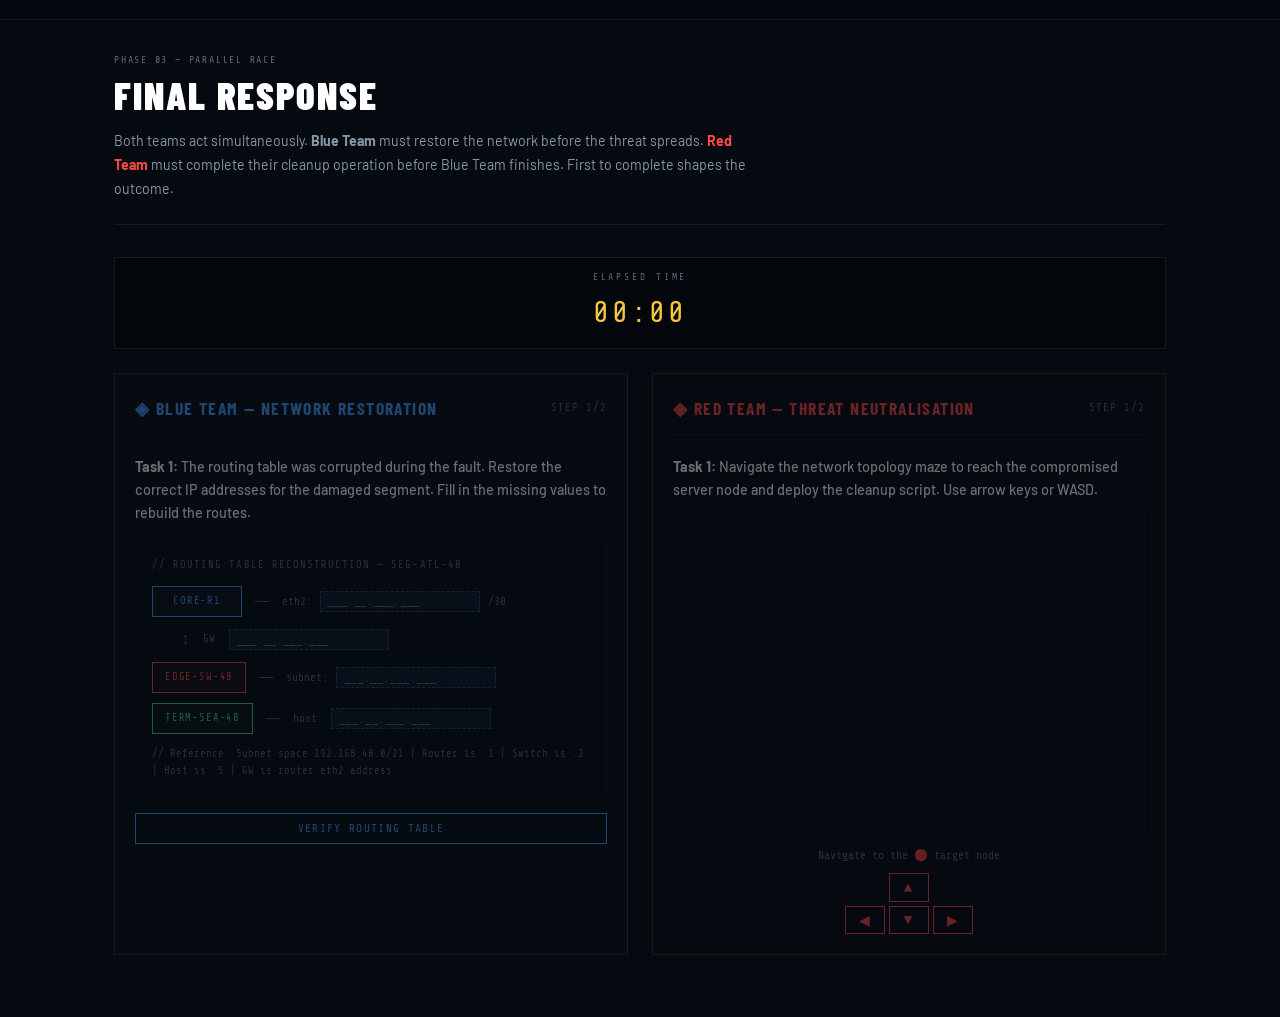
<file: phase3.html>
<!DOCTYPE html>
<html lang="en">
<head>
  <meta charset="UTF-8">
  <meta name="viewport" content="width=device-width, initial-scale=1.0">
  <title>Phase 3 — Final Response | CUTLINE</title>
  <link rel="preconnect" href="https://fonts.googleapis.com">
  <link href="https://fonts.googleapis.com/css2?family=Share+Tech+Mono&family=Barlow+Condensed:wght@300;400;600;700;900&family=Barlow:wght@300;400;500&display=swap" rel="stylesheet">
  <link rel="stylesheet" href="../css/global.css">
  <style>
    /* ── Split layout ── */
    .race-container {
      display: grid;
      grid-template-columns: 1fr 1fr;
      gap: 1.5rem;
      margin-top: 1rem;
    }
    @media (max-width: 700px) { .race-container { grid-template-columns: 1fr; } }

    .race-lane {
      border: 1px solid;
      padding: 1.25rem;
      opacity: 0.4;
      pointer-events: none;
      transition: opacity 0.3s;
      position: relative;
    }
    .race-lane.blue { border-color: rgba(74,158,255,0.3); background: rgba(74,158,255,0.02); }
    .race-lane.red  { border-color: rgba(255,74,74,0.3);  background: rgba(255,74,74,0.02); }
    .race-lane.active { opacity: 1; pointer-events: all; }
    .race-lane.won  { border-color: var(--green); background: rgba(61,220,132,0.05); }
    .race-lane.lost { opacity: 0.35; }

    .lane-header {
      display: flex; align-items: center; justify-content: space-between;
      margin-bottom: 1.25rem; padding-bottom: 0.75rem;
      border-bottom: 1px solid rgba(255,255,255,0.06);
    }
    .lane-title { font-family: 'Barlow Condensed', sans-serif; font-weight: 700; font-size: 1.1rem; letter-spacing: 0.08em; text-transform: uppercase; }
    .lane-title.blue { color: var(--blue); }
    .lane-title.red  { color: var(--red); }
    .lane-progress { font-family: 'Share Tech Mono', monospace; font-size: 0.65rem; color: var(--muted); letter-spacing: 0.1em; }

    .sub-step { display: none; }
    .sub-step.active { display: block; animation: slideIn 0.35s ease; }

    /* ── Timer ── */
    .race-timer {
      text-align: center; padding: 0.75rem;
      background: rgba(0,0,0,0.3);
      border: 1px solid rgba(255,255,255,0.08);
      font-family: 'Share Tech Mono', monospace;
      font-size: 1.8rem; letter-spacing: 0.1em;
      color: var(--yellow); margin-bottom: 1.5rem;
    }
    .race-timer .timer-label { font-size: 0.6rem; color: var(--muted); display: block; margin-bottom: 0.25rem; }

    /* ── Network diagram (Blue team) ── */
    .network-editor {
      background: #060810; border: 1px solid rgba(74,158,255,0.1);
      padding: 1rem; margin-bottom: 1rem;
    }
    .ip-field {
      display: inline-block; background: rgba(74,158,255,0.1);
      border: 1px dashed rgba(74,158,255,0.4); color: var(--accent);
      font-family: 'Share Tech Mono', monospace; font-size: 0.75rem;
      padding: 0.15rem 0.4rem; min-width: 100px; outline: none;
      letter-spacing: 0.05em;
    }
    .ip-field:focus { background: rgba(74,158,255,0.15); border-color: var(--accent); }
    .ip-field.correct { background: rgba(61,220,132,0.1); border-color: var(--green); color: var(--green); }
    .ip-field.wrong   { background: rgba(255,74,74,0.1);  border-color: var(--red);   color: var(--red); animation: shake 0.3s; }
    @keyframes shake { 0%,100%{transform:translateX(0)} 25%{transform:translateX(-4px)} 75%{transform:translateX(4px)} }

    .node-box {
      display: inline-flex; align-items: center; justify-content: center;
      padding: 0.4rem 0.75rem; border: 1px solid;
      font-family: 'Share Tech Mono', monospace; font-size: 0.65rem;
      letter-spacing: 0.08em; text-transform: uppercase; min-width: 90px;
    }
    .node-box.router { border-color: var(--accent); color: var(--accent); background: rgba(74,158,255,0.06); }
    .node-box.server { border-color: var(--green);  color: var(--green);  background: rgba(61,220,132,0.06); }
    .node-box.broken { border-color: var(--red);    color: var(--red);    background: rgba(255,74,74,0.06); }
    .connector { font-family: 'Share Tech Mono', monospace; color: var(--muted); font-size: 0.75rem; padding: 0 0.3rem; }

    /* ── Simon game ── */
    .simon-grid {
      display: grid; grid-template-columns: 1fr 1fr;
      gap: 0.5rem; margin: 1rem 0;
    }
    .simon-btn {
      height: 70px; border: 2px solid; cursor: pointer;
      transition: all 0.15s; border-radius: 4px;
      font-family: 'Share Tech Mono', monospace; font-size: 0.7rem; letter-spacing: 0.1em;
      display: flex; align-items: center; justify-content: center;
      user-select: none;
    }
    .simon-btn[data-color="blue"]   { border-color: #4a9eff; color: #4a9eff; background: rgba(74,158,255,0.08); }
    .simon-btn[data-color="green"]  { border-color: #3ddc84; color: #3ddc84; background: rgba(61,220,132,0.08); }
    .simon-btn[data-color="yellow"] { border-color: #f5c542; color: #f5c542; background: rgba(245,197,66,0.08); }
    .simon-btn[data-color="red"]    { border-color: #ff4a4a; color: #ff4a4a; background: rgba(255,74,74,0.08); }
    .simon-btn.lit[data-color="blue"]   { background: rgba(74,158,255,0.6); color: #fff; }
    .simon-btn.lit[data-color="green"]  { background: rgba(61,220,132,0.6); color: #fff; }
    .simon-btn.lit[data-color="yellow"] { background: rgba(245,197,66,0.6); color: #000; }
    .simon-btn.lit[data-color="red"]    { background: rgba(255,74,74,0.6); color: #fff; }
    .simon-btn:disabled { cursor: not-allowed; opacity: 0.5; }

    /* ── Maze (Red team) ── */
    .maze-container { background: #060810; border: 1px solid rgba(255,74,74,0.1); padding: 0.5rem; margin-bottom: 1rem; display: flex; justify-content: center; }
    canvas#mazeCanvas { display: block; image-rendering: pixelated; }

    /* ── Code fix (Red team) ── */
    .code-editor {
      background: #030609; border: 1px solid rgba(255,74,74,0.15);
      padding: 0.75rem; font-family: 'Share Tech Mono', monospace;
      font-size: 0.72rem; line-height: 1.8; overflow-x: auto;
    }
    .code-line { display: flex; gap: 0.75rem; }
    .code-ln   { color: var(--muted); min-width: 1.5rem; text-align: right; user-select: none; }
    .code-txt  { color: var(--text); }
    .code-txt .kw { color: #ff79c6; }
    .code-txt .str { color: #f1fa8c; }
    .code-txt .fn { color: #50fa7b; }
    .code-txt .cm { color: #6272a4; }
    .code-txt .err { color: var(--red); background: rgba(255,74,74,0.15); text-decoration: underline; text-decoration-color: var(--red); cursor: pointer; }
    .code-txt .fix { color: var(--green); background: rgba(61,220,132,0.1); }

    /* ── Outcome screen ── */
    .outcome-overlay {
      display: none; position: fixed; inset: 0;
      background: rgba(5,8,12,0.97); z-index: 200;
      flex-direction: column; align-items: center; justify-content: center;
      text-align: center; padding: 2rem;
    }
    .outcome-overlay.show { display: flex; animation: fadeIn 0.8s ease; }
    .outcome-title {
      font-family: 'Barlow Condensed', sans-serif; font-weight: 900;
      font-size: clamp(2.5rem,6vw,5rem); letter-spacing: 0.05em; text-transform: uppercase;
      line-height: 1; margin-bottom: 1rem;
    }
    .outcome-sub {
      font-size: 0.9rem; color: var(--muted); max-width: 500px; line-height: 1.7;
    }
    .outcome-stats {
      display: flex; gap: 2rem; margin: 1.5rem 0;
    }
    .outcome-stat { text-align: center; }
    .outcome-stat .val { font-family: 'Share Tech Mono', monospace; font-size: 1.4rem; }
    .outcome-stat .lbl { font-size: 0.65rem; color: var(--muted); letter-spacing: 0.15em; text-transform: uppercase; font-family: 'Share Tech Mono', monospace; }

    .confetti-dot {
      position: fixed; border-radius: 50%;
      animation: confettiFall linear forwards;
      pointer-events: none;
    }
    @keyframes confettiFall {
      0%   { transform: translateY(-20px) rotate(0deg); opacity: 1; }
      100% { transform: translateY(100vh) rotate(720deg); opacity: 0; }
    }
  </style>
</head>
<body>
<div class="page-layout">
  <div class="top-bar" id="topBar"></div>

  <div class="phase-content" style="max-width:1100px">

    <div class="phase-header">
      <div class="phase-number">PHASE 03 — PARALLEL RACE</div>
      <div class="phase-title">Final Response</div>
      <div class="phase-desc">Both teams act simultaneously. <strong class="blue">Blue Team</strong> must restore the network before the threat spreads. <strong class="red">Red Team</strong> must complete their cleanup operation before Blue Team finishes. First to complete shapes the outcome.</div>
    </div>

    <div class="race-timer">
      <span class="timer-label">ELAPSED TIME</span>
      <span id="timerDisplay">00:00</span>
    </div>

    <div class="race-container">

      <!-- ═══════════ BLUE TEAM LANE ═══════════ -->
      <div class="race-lane blue" id="blueLane">
        <div class="lane-header">
          <span class="lane-title blue">◈ BLUE TEAM — Network Restoration</span>
          <span class="lane-progress" id="blueProgress">STEP 1/2</span>
        </div>

        <!-- Blue Step 1: IP routing ── -->
        <div class="sub-step active" id="blue-s1">
          <div class="enigma-q" style="margin-bottom:1rem">
            <strong>Task 1:</strong> The routing table was corrupted during the fault. Restore the correct IP addresses for the damaged segment. Fill in the missing values to rebuild the routes.
          </div>

          <div class="network-editor">
            <div style="font-family:'Share Tech Mono',monospace;font-size:0.65rem;color:var(--muted);margin-bottom:0.75rem;letter-spacing:0.1em">// ROUTING TABLE RECONSTRUCTION — SEG-ATL-48</div>

            <div style="display:flex;flex-direction:column;gap:0.6rem">
              <div style="display:flex;align-items:center;gap:0.5rem;flex-wrap:wrap">
                <div class="node-box router">CORE-R1</div>
                <span class="connector">──</span>
                <span style="font-family:'Share Tech Mono',monospace;font-size:0.7rem;color:var(--muted)">eth2:</span>
                <input class="ip-field" id="ip1" placeholder="___.__.___.___" maxlength="15" spellcheck="false" autocomplete="off">
                <span style="font-family:'Share Tech Mono',monospace;font-size:0.7rem;color:var(--muted)">/30</span>
              </div>
              <div style="display:flex;align-items:center;gap:0.5rem;flex-wrap:wrap;padding-left:1.5rem">
                <span class="connector" style="font-size:1rem">↕</span>
                <span style="font-family:'Share Tech Mono',monospace;font-size:0.65rem;color:var(--muted)">GW:</span>
                <input class="ip-field" id="ip2" placeholder="___.__.___.___" maxlength="15" spellcheck="false" autocomplete="off">
              </div>
              <div style="display:flex;align-items:center;gap:0.5rem;flex-wrap:wrap">
                <div class="node-box broken">EDGE-SW-48</div>
                <span class="connector">──</span>
                <span style="font-family:'Share Tech Mono',monospace;font-size:0.7rem;color:var(--muted)">subnet:</span>
                <input class="ip-field" id="ip3" placeholder="___.__.___.___" maxlength="18" spellcheck="false" autocomplete="off">
              </div>
              <div style="display:flex;align-items:center;gap:0.5rem;flex-wrap:wrap">
                <div class="node-box server">TERM-SEA-48</div>
                <span class="connector">──</span>
                <span style="font-family:'Share Tech Mono',monospace;font-size:0.7rem;color:var(--muted)">host:</span>
                <input class="ip-field" id="ip4" placeholder="___.__.___.___" maxlength="15" spellcheck="false" autocomplete="off">
              </div>
            </div>

            <div style="margin-top:0.75rem;font-family:'Share Tech Mono',monospace;font-size:0.65rem;color:var(--muted)">
              // Reference: Subnet space 192.168.48.0/21 | Router is .1 | Switch is .2 | Host is .5 | GW is router eth2 address
            </div>
          </div>

          <button class="btn btn-primary" onclick="checkBlueIPs()" style="width:100%">VERIFY ROUTING TABLE</button>
          <div class="feedback" id="blue-s1-fb"></div>
        </div>

        <!-- Blue Step 2: Simon game ── -->
        <div class="sub-step" id="blue-s2">
          <div class="enigma-q" style="margin-bottom:0.75rem">
            <strong>Task 2:</strong> Execute the network restoration sequence. Memorise and reproduce the initialisation protocol pattern to bring the segment online.
          </div>
          <div style="font-family:'Share Tech Mono',monospace;font-size:0.7rem;color:var(--muted);margin-bottom:0.75rem" id="simonStatus">Watch the sequence, then repeat it.</div>
          <div class="simon-grid">
            <button class="simon-btn" data-color="blue"   onclick="simonPress('blue')"   disabled>NET INIT</button>
            <button class="simon-btn" data-color="green"  onclick="simonPress('green')"  disabled>ROUTE UP</button>
            <button class="simon-btn" data-color="yellow" onclick="simonPress('yellow')" disabled>SYNC BGP</button>
            <button class="simon-btn" data-color="red"    onclick="simonPress('red')"    disabled>VERIFY</button>
          </div>
          <button class="btn btn-primary" id="simonStartBtn" onclick="startSimon()" style="width:100%">▸ START SEQUENCE</button>
          <div class="feedback" id="blue-s2-fb"></div>
        </div>
      </div><!-- /blue lane -->

      <!-- ═══════════ RED TEAM LANE ═══════════ -->
      <div class="race-lane red" id="redLane">
        <div class="lane-header">
          <span class="lane-title red">◈ RED TEAM — Threat Neutralisation</span>
          <span class="lane-progress" id="redProgress">STEP 1/2</span>
        </div>

        <!-- Red Step 1: Maze ── -->
        <div class="sub-step active" id="red-s1">
          <div class="enigma-q" style="margin-bottom:0.75rem">
            <strong>Task 1:</strong> Navigate the network topology maze to reach the compromised server node and deploy the cleanup script. Use arrow keys or WASD.
          </div>
          <div class="maze-container">
            <canvas id="mazeCanvas" width="300" height="300"></canvas>
          </div>
          <div style="font-family:'Share Tech Mono',monospace;font-size:0.7rem;color:var(--muted);text-align:center" id="mazeStatus">Navigate to the 🔴 target node</div>
          <div style="margin-top:0.5rem;display:grid;grid-template-columns:repeat(3,40px);gap:4px;justify-content:center">
            <div></div>
            <button class="btn btn-danger" onclick="mazeMove('up')"    style="padding:0.3rem;font-size:0.9rem">▲</button>
            <div></div>
            <button class="btn btn-danger" onclick="mazeMove('left')"  style="padding:0.3rem;font-size:0.9rem">◀</button>
            <button class="btn btn-danger" onclick="mazeMove('down')"  style="padding:0.3rem;font-size:0.9rem">▼</button>
            <button class="btn btn-danger" onclick="mazeMove('right')" style="padding:0.3rem;font-size:0.9rem">▶</button>
          </div>
        </div>

        <!-- Red Step 2: Code fix ── -->
        <div class="sub-step" id="red-s2">
          <div class="enigma-q" style="margin-bottom:0.75rem">
            <strong>Task 2:</strong> Three lines in the cleanup script contain bugs that will expose the operation. Click each <span style="color:var(--red)">highlighted error</span> and type the correct value.
          </div>

          <div class="code-editor" id="codeEditor">
            <div class="code-line"><span class="code-ln">01</span><span class="code-txt"><span class="kw">#!/bin/bash</span></span></div>
            <div class="code-line"><span class="code-ln">02</span><span class="code-txt"><span class="cm"># OPERATION CUTLINE — Trace cleanup</span></span></div>
            <div class="code-line"><span class="code-ln">03</span><span class="code-txt"></span></div>
            <div class="code-line"><span class="code-ln">04</span><span class="code-txt"><span class="fn">TARGET_IP</span>=<span class="str">"192.168.48.1"</span></span></div>
            <div class="code-line"><span class="code-ln">05</span><span class="code-txt"><span class="fn">LOG_DIR</span>=<span class="str" id="ce1" class="err" onclick="editCode(this,'ce1','/var/log/audit')"  style="cursor:pointer;color:var(--red);background:rgba(255,74,74,0.15)">&quot;/var/log/autid&quot;</span>  <span class="cm"># ERROR</span></span></div>
            <div class="code-line"><span class="code-ln">06</span><span class="code-txt"></span></div>
            <div class="code-line"><span class="code-ln">07</span><span class="code-txt"><span class="cm"># Wipe AIS transponder log entries</span></span></div>
            <div class="code-line"><span class="code-ln">08</span><span class="code-txt"><span class="fn">sed</span> -i <span class="str" id="ce2" onclick="editCode(this,'ce2','s/273410820/000000000/g')" style="cursor:pointer;color:var(--red);background:rgba(255,74,74,0.15)">&quot;s/MMSI_TARGET/000000000/g&quot;</span> $LOG_DIR/ais.log  <span class="cm"># ERROR</span></span></div>
            <div class="code-line"><span class="code-ln">09</span><span class="code-txt"></span></div>
            <div class="code-line"><span class="code-ln">10</span><span class="code-txt"><span class="cm"># Zero-fill satellite imagery cache</span></span></div>
            <div class="code-line"><span class="code-ln">11</span><span class="code-txt"><span class="fn">shred</span> -n <span id="ce3" onclick="editCode(this,'ce3','7')" style="cursor:pointer;color:var(--red);background:rgba(255,74,74,0.15)">0</span> -z /data/sat/C2_0419Z.sar  <span class="cm"># ERROR</span></span></div>
            <div class="code-line"><span class="code-ln">12</span><span class="code-txt"></span></div>
            <div class="code-line"><span class="code-ln">13</span><span class="code-txt"><span class="kw">echo</span> <span class="str">"Cleanup complete — traces eliminated"</span></span></div>
          </div>

          <div style="margin-top:0.5rem;font-family:'Share Tech Mono',monospace;font-size:0.65rem;color:var(--muted)">
            Errors: (1) Wrong log path — should be audit not autid &nbsp;|&nbsp; (2) MMSI pattern — use the real MMSI &nbsp;|&nbsp; (3) shred passes: 0 is ineffective, use 7
          </div>

          <button class="btn btn-danger" onclick="checkCode()" style="width:100%;margin-top:0.75rem">RUN SCRIPT</button>
          <div class="feedback" id="red-s2-fb"></div>
        </div>
      </div><!-- /red lane -->

    </div><!-- /race-container -->
  </div>
</div>

<!-- ═══ OUTCOME OVERLAY ═══ -->
<div class="outcome-overlay" id="outcomeOverlay">
  <div style="font-family:'Share Tech Mono',monospace;font-size:0.65rem;letter-spacing:0.3em;color:var(--muted);margin-bottom:1rem" id="outcomeBadge">EXERCISE COMPLETE</div>
  <div class="outcome-title" id="outcomeTitle">—</div>
  <div class="outcome-sub" id="outcomeSub">—</div>
  <div class="outcome-stats">
    <div class="outcome-stat">
      <div class="val" id="outWinner">—</div>
      <div class="lbl">Winner</div>
    </div>
    <div class="outcome-stat">
      <div class="val" id="outTime">—</div>
      <div class="lbl">Winning Time</div>
    </div>
  </div>
  <button class="btn btn-success" onclick="window.location.href='../index.html'" style="margin-top:1rem;padding:0.75rem 2rem;font-size:0.9rem">▸ RESTART EXERCISE</button>
</div>

<script src="../js/global.js"></script>
<script>
// ── Init ──────────────────────────────────────────────────────
const team = State.team;
renderTopBar('03', 'FINAL RESPONSE');

const blueLane = document.getElementById('blueLane');
const redLane  = document.getElementById('redLane');

// Activate only the player's lane
if (team === 'blue') {
  blueLane.classList.add('active');
} else {
  redLane.classList.add('active');
}

// ── Race Timer ────────────────────────────────────────────────
let raceStart = Date.now();
let timerInterval = setInterval(() => {
  const elapsed = Math.floor((Date.now() - raceStart) / 1000);
  const m = String(Math.floor(elapsed/60)).padStart(2,'0');
  const s = String(elapsed%60).padStart(2,'0');
  document.getElementById('timerDisplay').textContent = `${m}:${s}`;
}, 1000);

// ── Race sync via BroadcastChannel ────────────────────────────
const raceChannel = new BroadcastChannel('crisis_race_p3');
raceChannel.onmessage = (e) => {
  if (e.data.type === 'finish') {
    handleOpponentFinished(e.data.team, e.data.elapsed);
  }
};

function signalMyFinish() {
  const elapsed = Math.floor((Date.now() - raceStart) / 1000);
  raceChannel.postMessage({ type: 'finish', team, elapsed });
  handleFinish(team, elapsed, true);
}

function handleOpponentFinished(winnerTeam, elapsed) {
  if (winnerTeam !== team) {
    handleFinish(winnerTeam, elapsed, false);
  }
}

function handleFinish(winner, elapsed, iMe) {
  clearInterval(timerInterval);
  const m = String(Math.floor(elapsed/60)).padStart(2,'0');
  const s = String(elapsed%60).padStart(2,'0');
  const timeStr = `${m}:${s}`;

  const overlay = document.getElementById('outcomeOverlay');
  const title   = document.getElementById('outcomeTitle');
  const sub     = document.getElementById('outcomeSub');
  const badge   = document.getElementById('outcomeBadge');
  const winEl   = document.getElementById('outWinner');
  const timeEl  = document.getElementById('outTime');

  winEl.textContent = (winner === 'blue' ? 'BLUE TEAM' : 'RED TEAM');
  timeEl.textContent = timeStr;
  winEl.style.color = winner === 'blue' ? 'var(--blue)' : 'var(--red)';

  if (winner === 'blue') {
    title.textContent = 'Network Restored';
    title.style.color = 'var(--blue)';
    sub.textContent = 'Blue Team completed the restoration sequence before the threat was neutralised. The cable segment is back online — the operation is exposed. Blue Team wins.';
  } else {
    title.textContent = 'Traces Eliminated';
    title.style.color = 'var(--red)';
    sub.textContent = 'Red Team completed the cleanup before Blue Team restored the network. All forensic traces were wiped before the restoration window closed. Red Team wins.';
  }

  overlay.classList.add('show');
  if (winner === team) launchConfetti(winner);
}

function launchConfetti(winner) {
  const color = winner === 'blue' ? '#4a9eff' : '#ff4a4a';
  for (let i = 0; i < 60; i++) {
    const d = document.createElement('div');
    d.className = 'confetti-dot';
    const size = 4 + Math.random() * 6;
    d.style.cssText = `width:${size}px;height:${size}px;background:${color};left:${Math.random()*100}vw;top:-10px;animation-duration:${1.5+Math.random()*2}s;animation-delay:${Math.random()*0.8}s;opacity:0.85;`;
    document.body.appendChild(d);
  }
}

// ══════════════════════════════════════════
// BLUE TEAM LOGIC
// ══════════════════════════════════════════
const correctIPs = {
  ip1: '192.168.48.1',  // router eth2
  ip2: '192.168.48.1',  // gateway
  ip3: '192.168.48.0/21',
  ip4: '192.168.48.5'
};

// Accept slight variations
function ipMatch(input, correct) {
  return input.trim().replace(/\s/g,'') === correct;
}

function checkBlueIPs() {
  const fields = ['ip1','ip2','ip3','ip4'];
  let allOk = true;
  fields.forEach(id => {
    const el = document.getElementById(id);
    const val = el.value.trim();
    if (ipMatch(val, correctIPs[id])) {
      el.classList.remove('wrong'); el.classList.add('correct'); el.disabled = true;
    } else {
      el.classList.remove('correct'); el.classList.add('wrong');
      allOk = false;
    }
  });
  const fb = document.getElementById('blue-s1-fb');
  if (allOk) {
    fb.textContent = '✓ All routes verified — switching to activation sequence.';
    fb.className = 'feedback show ok';
    document.getElementById('blueProgress').textContent = 'STEP 2/2';
    setTimeout(() => {
      document.getElementById('blue-s1').classList.remove('active');
      document.getElementById('blue-s2').classList.add('active');
    }, 900);
  } else {
    fb.textContent = '✗ One or more IP addresses are incorrect — check the subnet reference below the table.';
    fb.className = 'feedback show err';
  }
}

// ── Simon game ────────────────────────────────────────────────
const COLORS = ['blue','green','yellow','red'];
const LABELS = { blue:'NET INIT', green:'ROUTE UP', yellow:'SYNC BGP', red:'VERIFY' };
let simonSeq = [], simonInput = [], simonRound = 0, simonMaxRounds = 4;
let simonActive = false;

function startSimon() {
  document.getElementById('simonStartBtn').style.display = 'none';
  simonSeq = [];
  simonRound = 0;
  nextSimonRound();
}

function nextSimonRound() {
  simonRound++;
  simonSeq.push(COLORS[Math.floor(Math.random()*4)]);
  simonInput = [];
  simonActive = false;
  document.getElementById('simonStatus').textContent = `Round ${simonRound}/${simonMaxRounds} — Watch the sequence...`;
  disableSimon(true);
  playSimonSequence(() => {
    document.getElementById('simonStatus').textContent = `Round ${simonRound}/${simonMaxRounds} — Repeat the sequence!`;
    disableSimon(false);
    simonActive = true;
  });
}

function disableSimon(dis) {
  document.querySelectorAll('.simon-btn').forEach(b => b.disabled = dis);
}

function playSimonSequence(done) {
  let i = 0;
  const step = () => {
    if (i >= simonSeq.length) { setTimeout(done, 400); return; }
    lightSimon(simonSeq[i]);
    setTimeout(() => { unlightSimon(simonSeq[i]); i++; setTimeout(step, 200); }, 500);
  };
  setTimeout(step, 500);
}

function lightSimon(color) {
  document.querySelector(`.simon-btn[data-color="${color}"]`).classList.add('lit');
}
function unlightSimon(color) {
  document.querySelector(`.simon-btn[data-color="${color}"]`).classList.remove('lit');
}

function simonPress(color) {
  if (!simonActive) return;
  lightSimon(color); setTimeout(() => unlightSimon(color), 200);
  simonInput.push(color);
  const idx = simonInput.length - 1;
  if (simonInput[idx] !== simonSeq[idx]) {
    simonActive = false; disableSimon(true);
    const fb = document.getElementById('blue-s2-fb');
    fb.textContent = '✗ Wrong sequence — restarting.';
    fb.className = 'feedback show err';
    setTimeout(() => { fb.className='feedback'; simonSeq=[]; simonRound=0; nextSimonRound(); }, 1000);
    return;
  }
  if (simonInput.length === simonSeq.length) {
    simonActive = false; disableSimon(true);
    if (simonRound >= simonMaxRounds) {
      const fb = document.getElementById('blue-s2-fb');
      fb.textContent = '✓ Sequence complete — network restoration protocol executed successfully!';
      fb.className = 'feedback show ok';
      setTimeout(signalMyFinish, 600);
    } else {
      setTimeout(nextSimonRound, 500);
    }
  }
}

// ══════════════════════════════════════════
// RED TEAM LOGIC
// ══════════════════════════════════════════

// ── Maze ──────────────────────────────────
const CELL = 30, COLS = 10, ROWS = 10;
let playerPos = {x:0, y:0};
const goal = {x:9, y:9};

// Maze layout: 1 = wall, 0 = open
const mazeGrid = [
  [0,1,0,0,0,1,0,0,0,0],
  [0,1,0,1,0,1,0,1,1,0],
  [0,0,0,1,0,0,0,0,1,0],
  [1,1,0,1,1,1,1,0,1,0],
  [0,0,0,0,0,0,1,0,0,0],
  [0,1,1,1,1,0,1,1,1,0],
  [0,0,0,1,0,0,0,0,1,0],
  [1,1,0,1,0,1,1,0,1,0],
  [0,0,0,0,0,1,0,0,0,1],
  [0,1,1,1,0,0,0,1,0,0]
];

function drawMaze() {
  const canvas = document.getElementById('mazeCanvas');
  const ctx = canvas.getContext('2d');
  ctx.clearRect(0,0,300,300);
  for (let r=0;r<ROWS;r++) for (let c=0;c<COLS;c++) {
    const x=c*CELL, y=r*CELL;
    if (mazeGrid[r][c]===1) {
      ctx.fillStyle='#0e1a28'; ctx.fillRect(x,y,CELL,CELL);
      ctx.strokeStyle='rgba(255,74,74,0.2)'; ctx.strokeRect(x+0.5,y+0.5,CELL-1,CELL-1);
    } else {
      ctx.fillStyle='#060d18'; ctx.fillRect(x,y,CELL,CELL);
    }
  }
  // Goal
  ctx.fillStyle='rgba(255,74,74,0.3)'; ctx.fillRect(goal.x*CELL,goal.y*CELL,CELL,CELL);
  ctx.fillStyle='#ff4a4a'; ctx.font='16px serif';
  ctx.fillText('⬛', goal.x*CELL+6, goal.y*CELL+20);
  ctx.fillStyle='rgba(255,74,74,0.6)'; ctx.font='10px Share Tech Mono'; ctx.fillText('SRV',goal.x*CELL+2,goal.y*CELL+27);
  // Player
  ctx.fillStyle='rgba(255,74,74,0.8)'; ctx.fillRect(playerPos.x*CELL+6,playerPos.y*CELL+6,18,18);
  ctx.fillStyle='#ff4a4a'; ctx.font='10px Share Tech Mono'; ctx.fillText('YOU',playerPos.x*CELL+2,playerPos.y*CELL+27);
  // Grid lines
  ctx.strokeStyle='rgba(74,158,255,0.06)';
  for(let i=0;i<=COLS;i++){ ctx.beginPath(); ctx.moveTo(i*CELL,0); ctx.lineTo(i*CELL,300); ctx.stroke(); }
  for(let j=0;j<=ROWS;j++){ ctx.beginPath(); ctx.moveTo(0,j*CELL); ctx.lineTo(300,j*CELL); ctx.stroke(); }
}

function mazeMove(dir) {
  let nx=playerPos.x, ny=playerPos.y;
  if(dir==='up')    ny--;
  if(dir==='down')  ny++;
  if(dir==='left')  nx--;
  if(dir==='right') nx++;
  if(nx<0||ny<0||nx>=COLS||ny>=ROWS) return;
  if(mazeGrid[ny][nx]===1) {
    document.getElementById('mazeStatus').textContent = '⚠ Blocked — find another path';
    return;
  }
  playerPos={x:nx,y:ny};
  drawMaze();
  if(nx===goal.x && ny===goal.y) {
    document.getElementById('mazeStatus').textContent = '✓ Server reached — deploying script...';
    document.getElementById('redProgress').textContent = 'STEP 2/2';
    setTimeout(() => {
      document.getElementById('red-s1').classList.remove('active');
      document.getElementById('red-s2').classList.add('active');
    }, 800);
  }
}

// Keyboard controls
document.addEventListener('keydown', e => {
  if (!redLane.classList.contains('active')) return;
  const map = { ArrowUp:'up', ArrowDown:'down', ArrowLeft:'left', ArrowRight:'right', w:'up', s:'down', a:'left', d:'right' };
  if(map[e.key]) { e.preventDefault(); mazeMove(map[e.key]); }
});

// ── Code fix ──────────────────────────────────────────────────
const codeFixes = { ce1: false, ce2: false, ce3: false };

function editCode(el, id, correct) {
  const cur = el.textContent.replace(/^"|"$/g,'').replace(/&quot;/g,'"');
  const val = prompt(`Fix line — enter correct value:`, cur.replace(/"/g,''));
  if (val === null) return;
  const trimmed = val.trim();
  if (trimmed === correct) {
    el.textContent = `"${trimmed}"`;
    el.style.cssText = 'color:var(--green);background:rgba(61,220,132,0.1);';
    el.onclick = null; el.style.cursor='default';
    codeFixes[id] = true;
  } else {
    el.style.animation='none'; el.offsetHeight; el.style.animation='';
    el.style.color='var(--red)';
    alert('Incorrect — re-examine the comments and reference data.');
  }
}

// Fix ce3 (shred passes — just a number, no quotes)
document.getElementById('ce3').onclick = function() {
  const val = prompt('Fix shred passes (must be > 0 and secure):', '0');
  if(val === null) return;
  if(val.trim() === '7') {
    this.textContent = '7';
    this.style.cssText = 'color:var(--green);background:rgba(61,220,132,0.1);';
    this.onclick = null; this.style.cursor='default';
    codeFixes.ce3 = true;
  } else {
    alert('Incorrect — shred requires 7 passes for secure overwrite.');
  }
};

function checkCode() {
  const allFixed = codeFixes.ce1 && codeFixes.ce2 && codeFixes.ce3;
  const fb = document.getElementById('red-s2-fb');
  if (allFixed) {
    fb.textContent = '✓ All errors fixed — executing cleanup script...';
    fb.className = 'feedback show ok';
    setTimeout(signalMyFinish, 700);
  } else {
    const remaining = Object.values(codeFixes).filter(v=>!v).length;
    fb.textContent = `✗ ${remaining} error(s) still present — click the red highlighted values to fix them.`;
    fb.className = 'feedback show err';
  }
}

// ── Draw maze on load ─────────────────────────────────────────
drawMaze();
</script>
</body>
</html>
</file>
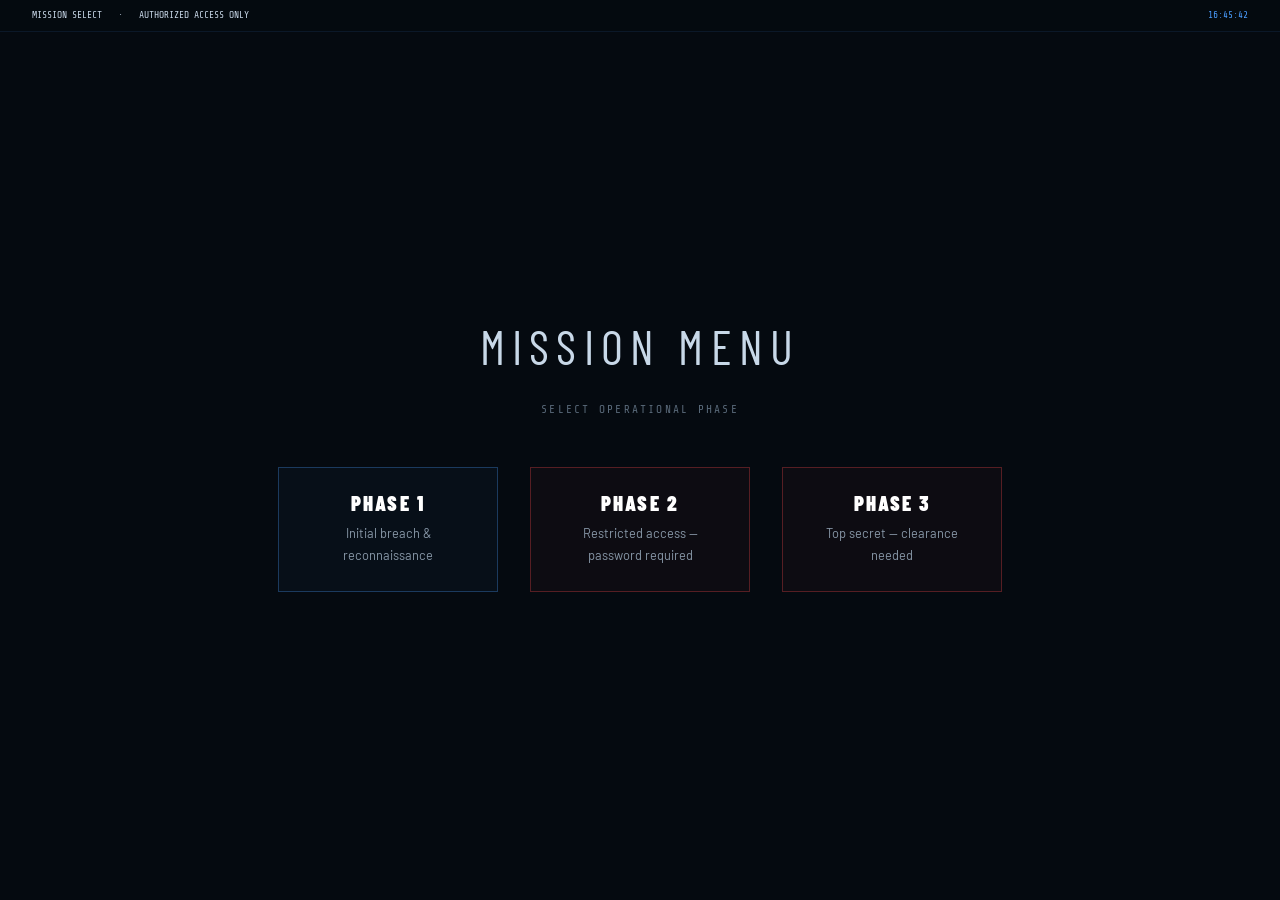
<file: pages/menu.html>
<!DOCTYPE html>
<html lang="fr">
<head>
  <meta charset="UTF-8">
  <meta name="viewport" content="width=device-width, initial-scale=1.0">
  <title>MENU — OPERATION CUTLINE</title>
  <link rel="stylesheet" href="../css/global.css">

  <style>
    body {
      background: var(--bg);
      display: flex;
      align-items: center;
      justify-content: center;
      min-height: 100vh;
    }

    .menu-container {
      text-align: center;
      padding: 2rem;
      max-width: 900px;
      width: 100%;
    }

    .title {
      font-family: 'Barlow Condensed', sans-serif;
      font-size: 3rem;
      letter-spacing: 0.15em;
      margin-bottom: 1rem;
    }

    .subtitle {
      font-family: 'Share Tech Mono', monospace;
      font-size: 0.7rem;
      color: var(--muted);
      margin-bottom: 3rem;
      letter-spacing: 0.2em;
    }

    .phase-grid {
      display: flex;
      gap: 2rem;
      justify-content: center;
      flex-wrap: wrap;
    }

    .phase-card {
      width: 220px;
      padding: 1.5rem;
      border: 1px solid rgba(74,158,255,0.3);
      background: rgba(74,158,255,0.03);
      cursor: pointer;
      transition: 0.25s;
      position: relative;
    }

    .phase-card:hover {
      transform: translateY(-5px);
      border-color: var(--blue);
      box-shadow: 0 10px 30px rgba(74,158,255,0.2);
    }

    .phase-title {
      font-size: 1.3rem;
      margin-bottom: 0.5rem;
      letter-spacing: 0.1em;
    }

    .phase-desc {
      font-size: 0.8rem;
      color: var(--text-dim);
    }

    .locked {
      border-color: rgba(255,74,74,0.3);
      background: rgba(255,74,74,0.03);
    }

    .locked:hover {
      border-color: var(--red);
      box-shadow: 0 10px 30px rgba(255,74,74,0.2);
    }

    .status-bar {
      position: fixed; top: 0; left: 0; right: 0;
      display: flex; gap: 1rem;
      padding: 0.5rem 2rem;
      font-size: 0.6rem;
      font-family: 'Share Tech Mono', monospace;
      border-bottom: 1px solid rgba(74,158,255,0.1);
      background: rgba(5,10,16,0.9);
    }

    .status-clock {
      margin-left: auto;
      color: var(--accent);
    }
  </style>
</head>

<body>

<div class="status-bar">
  <span>MISSION SELECT</span>
  <span>·</span>
  <span>AUTHORIZED ACCESS ONLY</span>
  <span class="status-clock" id="clock"></span>
</div>

<div class="menu-container">

  <div class="title">MISSION MENU</div>
  <div class="subtitle">SELECT OPERATIONAL PHASE</div>

  <div class="phase-grid">

    <!-- PHASE 1 -->
    <div class="phase-card" onclick="goPhase1()">
      <div class="phase-title">PHASE 1</div>
      <div class="phase-desc">Initial breach & reconnaissance</div>
    </div>

    <!-- PHASE 2 -->
    <div class="phase-card locked" onclick="unlockPhase2()">
      <div class="phase-title">PHASE 2</div>
      <div class="phase-desc">Restricted access — password required</div>
    </div>

    <!-- PHASE 3 -->
    <div class="phase-card locked" onclick="unlockPhase3()">
      <div class="phase-title">PHASE 3</div>
      <div class="phase-desc">Top secret — clearance needed</div>
    </div>

  </div>
</div>

<script>
  // Clock
  function tick() {
    const now = new Date();
    document.getElementById('clock').textContent =
      now.toTimeString().slice(0,8);
  }
  tick();
  setInterval(tick, 1000);

  function goPhase1() {
    window.location.href = "phase1.html";
  }

  function unlockPhase2() {
    let pwd = prompt("Enter password for Phase 2:");
    if (pwd === "cable_cut") {
      window.location.href = "phase2.html";
    } else {
      alert("ACCESS DENIED");
    }
  }

  function unlockPhase3() {
    let pwd = prompt("Enter password for Phase 3:");
    if (pwd === "NordBalt_") {
      window.location.href = "phase3.html";
    } else {
      alert("ACCESS DENIED");
    }
  }
</script>

</body>
</html>
</file>
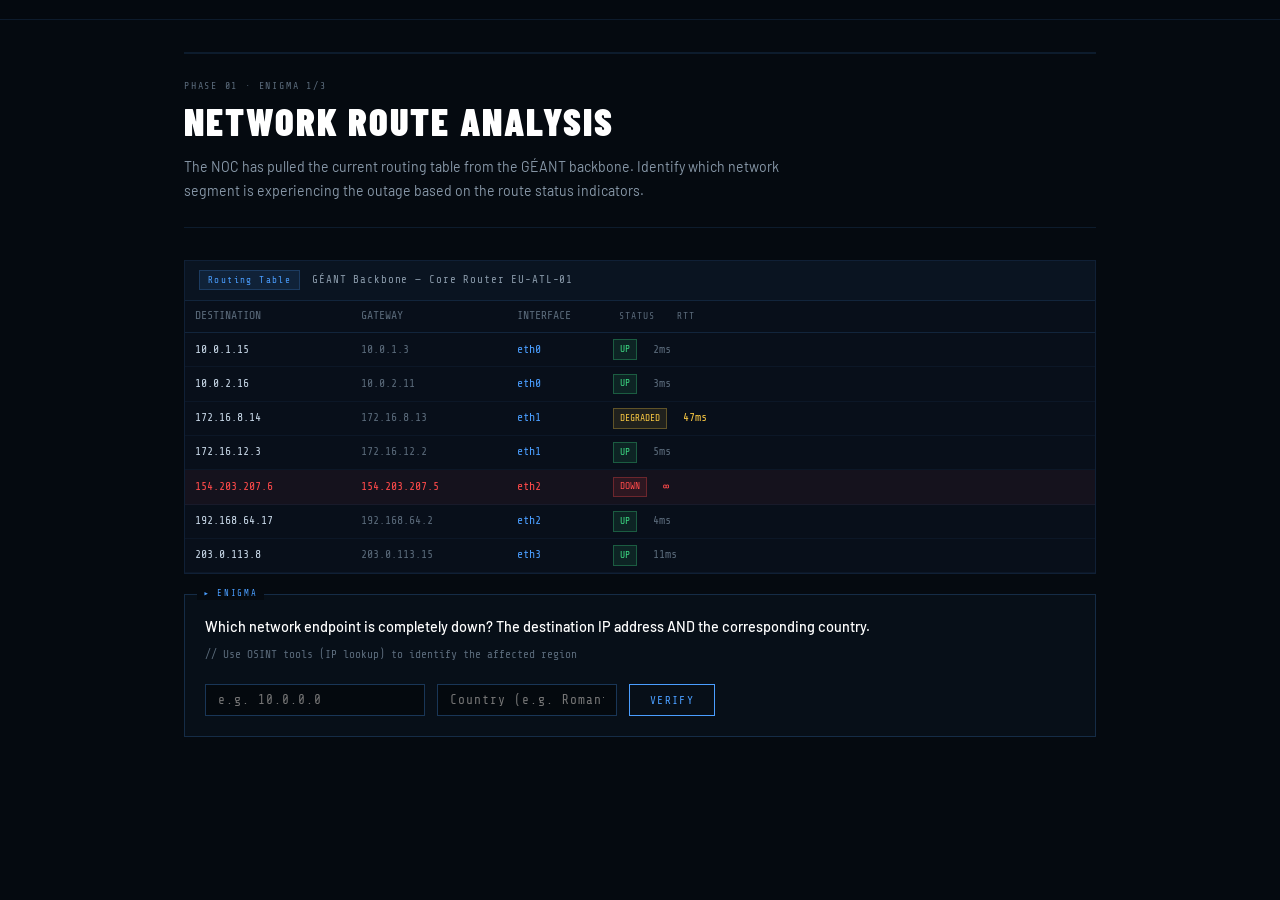
<file: pages/phase1.html>
<!DOCTYPE html>
<html lang="en">
<head>
  <meta charset="UTF-8">
  <meta name="viewport" content="width=device-width, initial-scale=1.0">
  <title>Phase 1 — Problem Identification | CUTLINE</title>
  <link rel="preconnect" href="https://fonts.googleapis.com">
  <link href="https://fonts.googleapis.com/css2?family=Share+Tech+Mono&family=Barlow+Condensed:wght@300;400;600;700;900&family=Barlow:wght@300;400;500&display=swap" rel="stylesheet">
  <link rel="stylesheet" href="../css/global.css">
  <style>
    .network-svg { width: 100%; max-width: 760px; height: auto; }
    .node { cursor: pointer; transition: opacity 0.2s; }
    .node:hover { opacity: 0.8; }
    .link-normal { stroke: #4a9eff; stroke-width: 2; }
    .link-degraded { stroke: #f5c542; stroke-width: 2; stroke-dasharray: 8,4; }
    .link-down { stroke: #ff4a4a; stroke-width: 2.5; stroke-dasharray: 4,4; animation: dashAnim 1s linear infinite; }
    @keyframes dashAnim { to { stroke-dashoffset: -16; } }

    .otdr-chart { width: 100%; height: 160px; background: #060810; border: 1px solid rgba(74,158,255,0.15); position: relative; overflow: hidden; }
    .otdr-line { fill: none; stroke: var(--green); stroke-width: 1.5; }
    .otdr-fault { fill: none; stroke: var(--red); stroke-width: 2; }
    .otdr-label { font-family: 'Share Tech Mono', monospace; font-size: 0.6rem; fill: var(--muted); }

    .ip-segment {
      display: inline-block; padding: 0.15rem 0.4rem;
      background: rgba(74,158,255,0.1); border: 1px solid rgba(74,158,255,0.2);
      font-family: 'Share Tech Mono', monospace; font-size: 0.8rem; color: var(--text);
      margin: 0.1rem;
    }
    .ip-segment.blank {
      background: rgba(255,255,255,0.05); color: var(--accent); cursor: text;
      min-width: 3rem; border-style: dashed;
    }

    .step-section { display: none; }
    .step-section.active { display: block; animation: slideIn 0.4s ease; }

    .route-table { font-family: 'Share Tech Mono', monospace; font-size: 0.72rem; }
    .route-row { display: flex; gap: 1rem; padding: 0.4rem 0.6rem; border-bottom: 1px solid rgba(74,158,255,0.06); align-items: center; }
    .route-row:hover { background: rgba(74,158,255,0.04); }
    .route-dest { color: var(--text); width: 150px; }
    .route-gw   { color: var(--muted); width: 140px; }
    .route-iface { color: var(--accent); width: 80px; }
    .route-status { font-size: 0.6rem; padding: 0.1rem 0.4rem; }
    .status-up   { background: rgba(61,220,132,0.1); color: var(--green); border: 1px solid rgba(61,220,132,0.3); }
    .status-down { background: rgba(255,74,74,0.1);   color: var(--red);   border: 1px solid rgba(255,74,74,0.3); animation: blink 1.5s infinite; }
    .status-deg  { background: rgba(245,197,66,0.1);  color: var(--yellow); border: 1px solid rgba(245,197,66,0.3); }
    @keyframes blink { 0%,100%{opacity:1}50%{opacity:0.4} }
  </style>
</head>
<body>
<div class="page-layout">
  <div class="top-bar" id="topBar"></div>

  <div class="phase-content">
    <div class="step-progress" id="stepProgress"></div>

    <!-- ═══════════════════════════════════ STEP 1: Network Routes ═══ -->
    <div class="step-section active" id="step1">
      <div class="phase-header">
        <div class="phase-number">PHASE 01 · ENIGMA 1/3</div>
        <div class="phase-title">Network Route Analysis</div>
        <div class="phase-desc">The NOC has pulled the current routing table from the GÉANT backbone. Identify which network segment is experiencing the outage based on the route status indicators.</div>
      </div>

      <div class="panel">
        <div class="panel-header">
          <span class="panel-tag">Routing Table</span>
          <span class="panel-title">GÉANT Backbone — Core Router EU-ATL-01</span>
        </div>

        <div class="route-table">
          <div class="route-row" style="border-bottom:1px solid rgba(74,158,255,0.15)">
            <span class="route-dest" style="color:var(--muted)">DESTINATION</span>
            <span class="route-gw"   style="color:var(--muted)">GATEWAY</span>
            <span class="route-iface" style="color:var(--muted)">INTERFACE</span>
            <span class="route-status" style="color:var(--muted);font-size:0.6rem;letter-spacing:0.1em">STATUS</span>
            <span style="color:var(--muted);font-size:0.6rem;letter-spacing:0.1em;font-family:'Share Tech Mono',monospace">RTT</span>
          </div>
          <div class="route-row">
            <span class="route-dest">10.0.1.15</span>
            <span class="route-gw">10.0.1.3</span>
            <span class="route-iface">eth0</span>
            <span class="route-status status-up">UP</span>
            <span class="mono small muted">2ms</span>
          </div>
          <div class="route-row">
            <span class="route-dest">10.0.2.16</span>
            <span class="route-gw">10.0.2.11</span>
            <span class="route-iface">eth0</span>
            <span class="route-status status-up">UP</span>
            <span class="mono small muted">3ms</span>
          </div>
          <div class="route-row">
            <span class="route-dest">172.16.8.14</span>
            <span class="route-gw">172.16.8.13</span>
            <span class="route-iface">eth1</span>
            <span class="route-status status-deg">DEGRADED</span>
            <span class="mono small yellow">47ms</span>
          </div>
          <div class="route-row">
            <span class="route-dest">172.16.12.3</span>
            <span class="route-gw">172.16.12.2</span>
            <span class="route-iface">eth1</span>
            <span class="route-status status-up">UP</span>
            <span class="mono small muted">5ms</span>
          </div>
          <div class="route-row" style="background:rgba(255,74,74,0.05)">
            <span class="route-dest" style="color:var(--red)">154.203.207.6</span>
            <span class="route-gw" style="color:var(--red)">154.203.207.5</span>
            <span class="route-iface" style="color:var(--red)">eth2</span>
            <span class="route-status status-down">DOWN</span>
            <span class="mono small red">∞</span>
          </div>
          <div class="route-row">
            <span class="route-dest">192.168.64.17</span>
            <span class="route-gw">192.168.64.2</span>
            <span class="route-iface">eth2</span>
            <span class="route-status status-up">UP</span>
            <span class="mono small muted">4ms</span>
          </div>
          <div class="route-row">
            <span class="route-dest">203.0.113.8</span>
            <span class="route-gw">203.0.113.15</span>
            <span class="route-iface">eth3</span>
            <span class="route-status status-up">UP</span>
            <span class="mono small muted">11ms</span>
          </div>
        </div>
      </div>

      <div class="enigma-block" id="e1block">
        <div class="enigma-q">Which network endpoint is completely down? The destination IP address AND the corresponding country.</div>
        <div class="enigma-hint">// Use OSINT tools (IP lookup) to identify the affected region</div>
        <div class="flex gap1 mt2">
          <input class="mono-input" id="e1ip" placeholder="e.g. 10.0.0.0" style="max-width:220px" autocomplete="off" spellcheck="false">
          <input class="mono-input" id="e1country" placeholder="Country (e.g. Romania)" style="max-width:180px">
          <button class="btn btn-primary" onclick="checkE1()">VERIFY</button>
        </div>
        <div class="feedback" id="e1fb"></div>
      </div>
    </div><!-- /step1 -->

    <!-- ═══════════════════════════════════ STEP 2: OTDR Reading ═══ -->
    <div class="step-section" id="step2">
      <div class="phase-header">
        <div class="phase-number">PHASE 01 · ENIGMA 2/3</div>
        <div class="phase-title">OTDR Trace Analysis</div>
        <div class="phase-desc">Field technicians have performed an Optical Time Domain Reflectometer (OTDR) test on the affected cable segment. Analyse the trace to determine the distance of the fault from the injection point.</div>
      </div>

      <div class="panel">
        <div class="panel-header">
          <span class="panel-tag">OTDR Trace</span>
          <span class="panel-title">Segment SEG-ATL-48 — TAT-14 Cable System</span>
        </div>
        <div class="label" style="margin-bottom:0.75rem">Backscatter power (dB) vs. Distance (km)</div>

        <svg class="otdr-chart" viewBox="0 0 700 160" xmlns="http://www.w3.org/2000/svg">
          <!-- Grid lines -->
          <line x1="60" y1="10" x2="60" y2="140" stroke="rgba(74,158,255,0.1)" stroke-width="1"/>
          <line x1="60" y1="140" x2="680" y2="140" stroke="rgba(74,158,255,0.1)" stroke-width="1"/>
          <line x1="60" y1="40" x2="680" y2="40" stroke="rgba(74,158,255,0.05)" stroke-width="1" stroke-dasharray="4,4"/>
          <line x1="60" y1="70" x2="680" y2="70" stroke="rgba(74,158,255,0.05)" stroke-width="1" stroke-dasharray="4,4"/>
          <line x1="60" y1="100" x2="680" y2="100" stroke="rgba(74,158,255,0.05)" stroke-width="1" stroke-dasharray="4,4"/>

          <!-- Distance markers -->
          <text x="60"  y="155" class="otdr-label" text-anchor="middle">0</text>
          <text x="168" y="155" class="otdr-label" text-anchor="middle">100</text>
          <text x="276" y="155" class="otdr-label" text-anchor="middle">200</text>
          <text x="384" y="155" class="otdr-label" text-anchor="middle">300</text>
          <text x="492" y="155" class="otdr-label" text-anchor="middle">400</text>
          <text x="600" y="155" class="otdr-label" text-anchor="middle">500</text>
          <text x="350" y="168" class="otdr-label" text-anchor="middle" fill="#6b7a8d">Distance (km)</text>

          <!-- dB axis labels -->
          <text x="55" y="15"  class="otdr-label" text-anchor="end">0dB</text>
          <text x="55" y="45"  class="otdr-label" text-anchor="end">-10</text>
          <text x="55" y="75"  class="otdr-label" text-anchor="end">-20</text>
          <text x="55" y="105" class="otdr-label" text-anchor="end">-30</text>
          <text x="55" y="135" class="otdr-label" text-anchor="end">-40</text>

          <!-- Normal backscatter decline -->
          <polyline class="otdr-line" points="60,18 168,32 276,46 330,53 338,55"/>

          <!-- Fault spike at ~340km -->
          <polyline class="otdr-fault" points="338,55 342,22 346,130"/>

          <!-- Dead zone after fault -->
          <polyline points="346,130 680,132" fill="none" stroke="#ff4a4a" stroke-width="1" stroke-dasharray="3,3"/>

          <!-- Fault annotation -->
          <line x1="342" y1="22" x2="342" y2="140" stroke="rgba(255,74,74,0.3)" stroke-width="1" stroke-dasharray="4,4"/>
          <text x="348" y="35" fill="#ff4a4a" font-family="'Share Tech Mono',monospace" font-size="9">FAULT EVENT</text>
          <text x="348" y="47" fill="#ff4a4a" font-family="'Share Tech Mono',monospace" font-size="8">↓ sharp reflection</text>

          <!-- Distance cursor -->
          <text x="342" y="153" fill="#ff4a4a" font-family="'Share Tech Mono',monospace" font-size="9" text-anchor="middle">?</text>

          <!-- Label normal section -->
          <text x="200" y="28" fill="#3ddc84" font-family="'Share Tech Mono',monospace" font-size="8">Normal Rayleigh backscatter</text>
        </svg>

        <div class="mt2" style="display:grid;grid-template-columns:1fr 1fr 1fr;gap:0.75rem">
          <div>
            <div class="label">Pulse Width</div>
            <div class="mono small">1000 ns</div>
          </div>
          <div>
            <div class="label">Range</div>
            <div class="mono small">500 km</div>
          </div>
          <div>
            <div class="label">Index of Refraction</div>
            <div class="mono small">1.4682</div>
          </div>
          <div>
            <div class="label">Cursor position (raw)</div>
            <div class="mono small accent">1.7157 ms one-way</div>
          </div>
          <div>
            <div class="label">Speed of light in fiber</div>
            <div class="mono small">// Find it on Google (round up at 1 000 km/s (e.g 101 300 => 101 000 km/s))</div>
          </div>
          <div>
            <div class="label">Fiber length (total)</div>
            <div class="mono small">500 km</div>
          </div>
        </div>
      </div>

      <div class="enigma-block" id="e2block">
        <div class="enigma-q">
         Using the OTDR cursor reading of <strong class="accent">1.7157 ms</strong> one-way travel time and the speed of light in fiber (<strong class="accent">that you found</strong>), calculate the fault distance from the injection point. <br>
          <span style="color:var(--yellow);font-family:'Share Tech Mono',monospace;font-size:0.72rem;display:block;margin-top:0.5rem">
          ⚠ ms = milliseconds = 10⁻³ seconds
          </span>
        </div>
        <div class="enigma-hint">// distance = time × speed </div>
        <div style="font-family:'Share Tech Mono',monospace;font-size:0.7rem;color:var(--muted);background:rgba(0,0,0,0.25);border:1px solid rgba(74,158,255,0.1);padding:0.6rem 0.75rem;margin:0.6rem 0;line-height:2">
          <span style="color:var(--muted);font-size:0.58rem;letter-spacing:0.15em;display:block;margin-bottom:0.25rem">
          STEP-BY-STEP GUIDE
          </span>
          Step 1 — Convert ms to seconds
          Step 2 — Apply formula
          Step 3 — Enter the result
          <span style="color:var(--yellow)">nearest whole kilometre</span>
        </div>
        <div class="flex gap1 mt2 items-center">
          <input class="mono-input" id="e2input" placeholder="integer km e.g. 676" style="max-width:200px" autocomplete="off">
          <span class="mono muted small">km</span>
          <button class="btn btn-primary" onclick="checkE2()">VERIFY</button>
        </div>
        <div class="feedback" id="e2fb"></div>
      </div>
    </div><!-- /step2 -->

    <!-- ═══════════════════════════════════ STEP 3: Hacking Check ═══ -->
    <div class="step-section" id="step3">
      <div class="phase-header">
        <div class="phase-number">PHASE 01 · ENIGMA 3/3</div>
        <div class="phase-title">Intrusion Detection Analysis</div>
        <div class="phase-desc">While the physical fault is being investigated, the security team must rule out a simultaneous cyberattack. Analyse the IDS logs for the management interfaces of the affected segment.</div>
      </div>

      <div class="panel">
        <div class="panel-header">
          <span class="panel-tag">IDS Log Export</span>
          <span class="panel-title">Snort/Suricata — Interface eth2 — Last 6h</span>
        </div>

        <div class="terminal" id="ids-terminal">
          <div><span class="t-prompt">[04:11:02 UTC]</span> <span class="t-output">NORMAL — BGP keepalive 10.0.4.1 → 10.0.4.2 OK</span></div>
          <div><span class="t-prompt">[04:12:18 UTC]</span> <span class="t-output">NORMAL — SNMP poll from NMS 10.0.1.5</span></div>
          <div><span class="t-prompt">[04:14:55 UTC]</span> <span class="t-warn">[WARN] Link flap detected — interface eth2 — duration 0.3s</span></div>
          <div><span class="t-prompt">[04:15:01 UTC]</span> <span class="t-output">NORMAL — BGP session restart 192.168.48.1 → 192.168.0.1</span></div>
          <div><span class="t-prompt">[04:15:03 UTC]</span> <span class="t-error">[ALERT] Interface eth2 DOWN — no carrier signal — physical fault suspected</span></div>
          <div><span class="t-prompt">[04:15:04 UTC]</span> <span class="t-output">INFO — Failover route activated via eth1 (degraded)</span></div>
          <div><span class="t-prompt">[04:16:22 UTC]</span> <span class="t-output">NORMAL — NetFlow baseline: 0 packets/s on eth2 (expected, interface down)</span></div>
          <div><span class="t-prompt">[04:17:10 UTC]</span> <span class="t-output">NORMAL — SNMP trap sent to NMS for interface status change</span></div>
          <div><span class="t-prompt">[04:18:30 UTC]</span> <span class="t-output">NORMAL — No anomalous TCP sessions in pre-fault window (+/- 10min)</span></div>
          <div><span class="t-prompt">[04:20:00 UTC]</span> <span class="t-output">NORMAL — SSH authentication log: 0 failed attempts last 6h</span></div>
          <div><span class="t-prompt">[04:21:44 UTC]</span> <span class="t-output">NORMAL — No port scans detected on management VLAN</span></div>
          <div><span class="t-prompt">[04:22:00 UTC]</span> <span class="t-output">NORMAL — ARP table stable — no spoofing indicators</span></div>
          <div><span class="t-prompt">[04:23:15 UTC]</span> <span class="t-output">INFO — Zero malicious signatures matched in eth2 traffic window</span></div>
          <div><span class="t-prompt">[04:24:00 UTC]</span> <span class="t-warn">[SUMMARY] IDS analysis complete — 0 intrusion events — 1 physical fault event</span></div>
        </div>
      </div>

      <div class="enigma-block" id="e3block">
        <div class="enigma-q">Based on the IDS log analysis, was a remote cyberattack detected on the affected network segment at the time of the outage? Please explain your conclusion to the Technical Representative before validating it to obtain the passcode for Phase 2</div>

        <div class="choice-grid" id="mcq3">
          <button class="choice-btn" onclick="answerMCQ(this, false)">
            <span class="choice-letter">A</span>
            <span>Yes — SSH brute-force attack detected 2 minutes before the fault</span>
          </button>
          <button class="choice-btn" onclick="answerMCQ(this, false)">
            <span class="choice-letter">B</span>
            <span>Yes — ARP spoofing attack coincided with the interface going down</span>
          </button>
          <button class="choice-btn" onclick="answerMCQ(this, true)">
            <span class="choice-letter">C</span>
            <span>No — All IDS checks are clean. The fault is purely physical in nature</span>
          </button>
          <button class="choice-btn" onclick="answerMCQ(this, false)">
            <span class="choice-letter">D</span>
            <span>Inconclusive — logs were wiped by the attacker before analysis</span>
          </button>
        </div>
        <div class="feedback" id="e3fb"></div>
      </div>

      <button class="continue-btn" id="continueBtn" onclick="goToPhase2()">
        ▸ PHASE 01 COMPLETE — PROCEED TO PHASE 02: LOCATE THE DAMAGE
      </button>
    </div><!-- /step3 -->

  </div>
</div>

<script src="../js/global.js"></script>
<script>
  const team = State.team;
  renderTopBar('01', 'PROBLEM IDENTIFICATION');

  const steps = ['1 · Network Routes', '2 · OTDR Analysis', '3 · Intrusion Check'];
  document.getElementById('stepProgress').innerHTML = renderSteps(steps, 0);
  let currentStep = 1;

  function showStep(n) {
    document.querySelectorAll('.step-section').forEach(s => s.classList.remove('active'));
    document.getElementById('step' + n).classList.add('active');
    document.getElementById('stepProgress').innerHTML = renderSteps(steps, n - 1);
    currentStep = n;
    window.scrollTo(0,0);
  }

  // E1 — Network route
  document.getElementById('e1input').addEventListener('keydown', e => { if(e.key==='Enter') checkE1(); });
  function checkE1() {
  const ip = document.getElementById('e1ip').value.trim();
  const country = document.getElementById('e1country').value.trim().toLowerCase();
  const fb  = document.getElementById('e1fb');

  if (ip === '154.203.207.6' && country === 'lithuania') {
    fb.textContent = '✓ Correct — 154.203.207.6 (Lithuania) is DOWN. Backbone disruption confirmed.';
    fb.className = 'feedback show ok';

    document.getElementById('e1ip').disabled = true;
    document.getElementById('e1country').disabled = true;
    document.getElementById('e1block').classList.add('success');

    setTimeout(() => showStep(2), 1000);
  } else {
    fb.textContent = '✗ Incorrect — Check the DOWN route and perform an IP lookup.';
    fb.className = 'feedback show err';
  }
  }

  // E2 — OTDR distance (answer: 578 km — 0.000002832 × 204190 ≈ 578 km)
  document.getElementById('e2input').addEventListener('keydown', e => {
  if(e.key==='Enter') checkE2(); });
  function checkE2() {
    const inp = document.getElementById('e2input');
    const fb  = document.getElementById('e2fb');
    const val = parseInt(inp.value.trim());
  // Accept 350 ± 5
    if (!isNaN(val) && Math.abs(val - 350) <= 5) {
      fb.textContent = '✓ Confirmed — Fault located at ' + val + ' km from injection point. Matches OTDR trace.';
      fb.className = 'feedback show ok';
      inp.disabled = true;
      document.getElementById('e2block').classList.add('success');
      setTimeout(() => showStep(3), 1000);
    } else {
      fb.textContent = '✗ Recalculate — distance = time × speed. Convert ms to seconds first.';
      fb.className = 'feedback show err';
    }
  }

  // E3 — MCQ
  function answerMCQ(btn, isCorrect) {
    const btns = document.querySelectorAll('#mcq3 .choice-btn');
    btns.forEach(b => b.style.pointerEvents = 'none');
    if (isCorrect) {
      btn.classList.add('correct');
      const fb = document.getElementById('e3fb');
      fb.textContent = '✓ Confirmed — No remote intrusion detected. The incident is classified as a physical infrastructure failure. Proceed to Phase 2.';
      fb.className = 'feedback show ok';
      document.getElementById('e3block').classList.add('success');
      document.getElementById('continueBtn').classList.add('show');
    } else {
      btn.classList.add('wrong');
      btns.forEach(b => { if(b.querySelector('.choice-letter').textContent === 'C') b.classList.add('correct'); });
      const fb = document.getElementById('e3fb');
      fb.textContent = '✗ Incorrect — Re-read the IDS logs. There are zero intrusion signatures and zero anomalous sessions detected.';
      fb.className = 'feedback show err';
      setTimeout(() => {
        btns.forEach(b => { b.style.pointerEvents = ''; b.classList.remove('wrong','correct'); });
        fb.className = 'feedback';
      }, 2500);
    }
  }

  function goToPhase2() {
    localStorage.setItem('crisisPhase', '2');
    window.location.href = 'menu.html';
  }
</script>
</body>
</html>
</file>
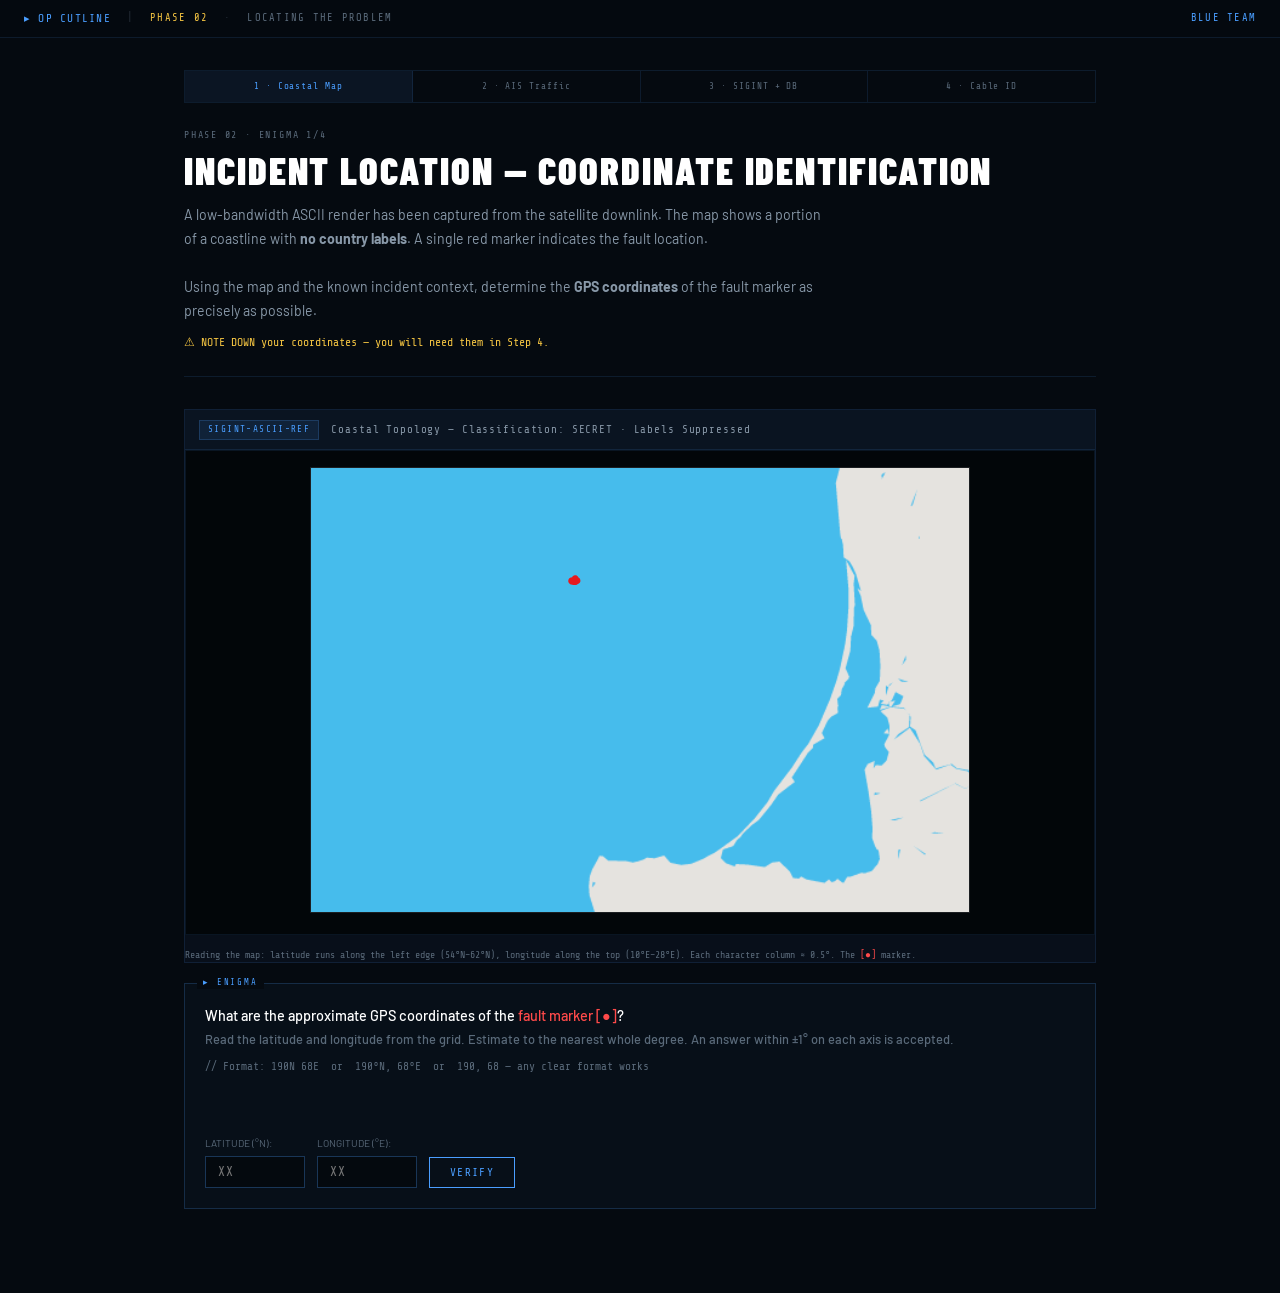
<file: pages/phase2.html>
<!DOCTYPE html>
<html lang="en">
<head>
  <meta charset="UTF-8">
  <meta name="viewport" content="width=device-width, initial-scale=1.0">
  <title>Phase 2 — Locating the Problem | CUTLINE</title>
  <link href="https://fonts.googleapis.com/css2?family=Share+Tech+Mono&family=Barlow+Condensed:wght@300;400;600;700;900&family=Barlow:wght@300;400;500&display=swap" rel="stylesheet">
  <link rel="stylesheet" href="../css/global.css">
  <style>
    
    .ascii-map {
      background: #020609; border: 1px solid rgba(74,158,255,0.1);
      padding: 1rem 1.25rem; overflow-x: auto;
      font-family: 'Share Tech Mono', monospace; font-size: 0.62rem;
      line-height: 1.42; color: #3d6080; letter-spacing: 0.04em;
    }
    .ascii-map pre { margin: 0; }

    .ais-table { width: 100%; border-collapse: collapse; }
    .ais-table th {
      font-family: 'Share Tech Mono', monospace; font-size: 0.57rem;
      letter-spacing: 0.12em; color: var(--muted); text-align: left;
      padding: 0.4rem 0.55rem; border-bottom: 1px solid rgba(74,158,255,0.12);
      white-space: nowrap;
    }
    .ais-table td {
      font-family: 'Share Tech Mono', monospace; font-size: 0.65rem;
      padding: 0.35rem 0.55rem; border-bottom: 1px solid rgba(74,158,255,0.04);
      color: var(--text); white-space: nowrap;
    }
    .ais-table tr:hover td { background: rgba(74,158,255,0.02); }
    .ais-table tr.near-zone td { background: rgba(245,197,66,0.03); }
    .ais-ok   { color: var(--green)  !important; }
    .ais-warn { color: var(--yellow) !important; }
    .ais-note { color: var(--muted); font-size: 0.58rem !important; }

    /* ─── Vessel DB ─── */
    .vdb-table { width: 100%; border-collapse: collapse; }
    .vdb-table th {
      font-family: 'Share Tech Mono', monospace; font-size: 0.55rem;
      letter-spacing: 0.1em; color: var(--muted); text-align: left;
      padding: 0.35rem 0.5rem; border-bottom: 1px solid rgba(74,158,255,0.15);
      position: sticky; top: 0; background: #060d14; white-space: nowrap;
    }
    .vdb-table td {
      font-family: 'Share Tech Mono', monospace; font-size: 0.63rem;
      padding: 0.3rem 0.5rem; border-bottom: 1px solid rgba(74,158,255,0.04);
      white-space: nowrap;
    }
    .vdb-table tr:hover td { background: rgba(74,158,255,0.03); }
    .vdb-table tr.target-row td { background: rgba(255,74,74,0.04); }

    /* ─── Intercept note ─── */
    .intercept-block {
      background: #0a0404; border: 1px solid rgba(255,74,74,0.22);
      padding: 1rem 1.25rem; margin: 1rem 0;
      font-family: 'Share Tech Mono', monospace; font-size: 0.67rem;
      line-height: 1.9; color: rgba(255,160,160,0.75);
      position: relative;
    }
    .intercept-block .int-header {
      font-size: 0.52rem; letter-spacing: 0.18em;
      color: rgba(255,74,74,0.65); display: block; margin-bottom: 0.6rem;
      text-transform: uppercase;
    }

    /* ─── Coordinate note box ─── */
    .coord-note {
      background: rgba(61,220,132,0.06); border: 1px solid rgba(61,220,132,0.25);
      border-left: 3px solid var(--green);
      padding: 0.75rem 1rem; font-family: 'Share Tech Mono', monospace;
      font-size: 0.72rem; color: var(--green); margin: 1rem 0;
    }
    .coord-note .note-title { font-size: 0.58rem; letter-spacing: 0.15em; color: rgba(61,220,132,0.6); margin-bottom: 0.4rem; }

    /* ─── Inline DB record ─── */
    .db-record-row {
      display: grid; grid-template-columns: 130px 1fr 130px 100px 80px;
      gap: 0.5rem; padding: 0.4rem 0.75rem;
      border-bottom: 1px solid rgba(74,158,255,0.05);
      font-family: 'Share Tech Mono', monospace; font-size: 0.68rem;
      align-items: center;
    }
    .db-record-row.hdr { color: var(--muted); font-size: 0.56rem; letter-spacing: 0.12em; border-bottom: 1px solid rgba(74,158,255,0.15); }

    /* ─── Steps ─── */
    .step-section { display: none; }
    .step-section.active { display: block; animation: slideIn 0.4s ease; }

    /* ─── Highlighted input ─── */
    .coord-pill {
      display: inline-block; font-family: 'Share Tech Mono', monospace;
      font-size: 0.7rem; color: var(--accent);
      background: rgba(74,158,255,0.08); border: 1px solid rgba(74,158,255,0.2);
      padding: 0.15rem 0.5rem;
    }

    /* ─── Red dot on map ─── */
    .fault-dot {
      display: inline-block; color: #ff4a4a; animation: pulse 1.4s ease-in-out infinite;
    }
    @keyframes pulse { 0%,100%{opacity:1;text-shadow:0 0 6px #ff4a4a} 50%{opacity:0.4;text-shadow:none} }
  </style>
</head>
<body>
<div class="page-layout">
  <div class="top-bar" id="topBar"></div>
  <div class="phase-content" style="max-width:960px">
    <div class="step-progress" id="stepProgress"></div>

    <!-- ══════════════════════════════════════════════════════════
         STEP 1 — UNLABELLED ASCII MAP — coordinate identification
         ══════════════════════════════════════════════════════════ -->
    <div class="step-section active" id="step1">
      <div class="phase-header">
        <div class="phase-number">PHASE 02 · ENIGMA 1/4</div>
        <div class="phase-title">Incident Location — Coordinate Identification</div>
        <div class="phase-desc">
          A low-bandwidth ASCII render has been captured from the satellite downlink. The map shows a portion of a coastline with <strong>no country labels</strong>. A single red marker indicates the fault location.
          <br><br>
          Using the map and the known incident context, determine the <strong>GPS coordinates</strong> of the fault marker as precisely as possible.
          <span style="color:var(--yellow);font-family:'Share Tech Mono',monospace;font-size:0.72rem;display:block;margin-top:0.6rem">⚠ NOTE DOWN your coordinates — you will need them in Step 4.</span>
        </div>
      </div>

      <div class="panel">
        <div class="panel-header">
          <span class="panel-tag">SIGINT-ASCII-REF</span>
          <span class="panel-title">Coastal Topology — Classification: SECRET · Labels Suppressed</span>
        </div>

        <!-- Pure ASCII map — NO country labels, only the red incident dot -->
        <div class="ascii-map" style="text-align:center">
          <img src="../map.png" alt="Incident map" style="max-width:100%;height:auto;border:1px solid rgba(255,255,255,0.1)">
        </div>
        <div style="margin-top:0.75rem;font-family:'Share Tech Mono',monospace;font-size:0.62rem;color:var(--muted)">
          Reading the map: latitude runs along the left edge (54°N–62°N), longitude along the top (10°E–28°E). Each character column ≈ 0.5°. The <span style="color:#ff4a4a">[●]</span> marker</span>.
        </div>
      </div>

      <div class="enigma-block" id="e1block">
        <div class="enigma-q">
          What are the approximate GPS coordinates of the <span style="color:#ff4a4a">fault marker [●]</span>?<br>
          <span style="color:var(--muted);font-size:0.8rem">Read the latitude and longitude from the grid. Estimate to the nearest whole degree. An answer within ±1° on each axis is accepted.</span>
        </div>
        <div class="enigma-hint">// Format: 190N 68E &nbsp;or&nbsp; 190°N, 68°E &nbsp;or&nbsp; 190, 68 — any clear format works</div>
        <br>
        <div class="flex gap1 mt2" style="flex-wrap:wrap">
          <div>
            <div style="font-size:0.63rem;color:var(--muted);margin-bottom:0.25rem">LATITUDE (°N):</div>
            <input class="mono-input" id="e1lat" placeholder="XX" style="max-width:100px" autocomplete="off">
          </div>
          <div>
            <div style="font-size:0.63rem;color:var(--muted);margin-bottom:0.25rem">LONGITUDE (°E):</div>
            <input class="mono-input" id="e1lon" placeholder="XX" style="max-width:100px" autocomplete="off">
          </div>
          <button class="btn btn-primary" onclick="checkE1()" style="align-self:flex-end">VERIFY</button>
        </div>
        <div class="feedback" id="e1fb"></div>
      </div>
    </div>

    <!-- ══════════════════════════════════════════════════════════
         STEP 2 — OSINT AIS ANALYSIS: proximity reasoning, no distance column
         ══════════════════════════════════════════════════════════ -->
    <div class="step-section" id="step2">
      <div class="phase-header">
        <div class="phase-number">PHASE 02 · ENIGMA 2/4</div>
        <div class="phase-title">AIS Traffic Analysis — Proximity Reasoning</div>
        <div class="phase-desc">
          There were 58 Vessels in the Baltic sea at the time of fault. It is your task to evaluate which 3 are the most suspicious.
          <br><br>
          Using <strong>only the vessel positions and your fault coordinates</strong>, determine which vessels were close enough to the fault location to be candidate suspects. There is <strong>no pre-calculated distance column</strong> — you must reason from the coordinates yourself (estimate on a map, use a tool, or calculate manually: 1° latitude ≈ 111 km, 1° longitude at 57°N ≈ 60 km).
          <br><br>
          <strong>Important context:</strong> The area around 57°N / 20–21°E is also traversed by the <span style="color:var(--yellow)">Baltika cable</span> — a Russian-operated line connecting Kaliningrad to St. Petersburg. Several vessels in the area may be legitimately associated with Russian cable maintenance operations on <em>their own infrastructure</em>. You need to distinguish between suspicious presence and legitimate activity.
          <br><br>
          <span style="color:var(--yellow);font-family:'Share Tech Mono',monospace;font-size:0.71rem">⚠ NOTE DOWN the 3 vessel names and MMSI numbers closest to the fault — you will need them in Step 3.</span>
        </div>
      </div>

      <div style="padding:0.75rem;margin-bottom:0.75rem;background:rgba(74,158,255,0.05);border:1px solid rgba(74,158,255,0.15);border-left:3px solid var(--accent)">
        <div style="font-family:'Share Tech Mono',monospace;font-size:0.58rem;color:var(--accent);letter-spacing:0.15em;margin-bottom:0.4rem">
          VERIFIED FAULT COORDINATES
        </div>
        <div style="font-size:0.85rem;color:var(--text)">
        55°41′ N / 19°49′ E
        </div>
        <div style="font-size:0.7rem;color:var(--muted);margin-top:0.3rem">
        (Refined from satellite geolocation — use this precise position for all further calculations)
        </div>
      </div>
      <div class="panel">
        <div class="panel-header">
          <span class="panel-tag">AIS-ARCHIVE · RAW EXPORT</span>
          <span class="panel-title">Baltic Sea VTS — 2026-01-11 18:00Z to 2026-01-12 06:00Z · 58 contacts · No filter applied</span>
        </div>

        <!-- Context box: cable geography for OSINT reasoning -->
        <div style="padding:0.75rem;margin-bottom:0.75rem;background:rgba(74,158,255,0.03);border:1px solid rgba(74,158,255,0.1);border-left:3px solid rgba(74,158,255,0.4)">
          <div style="font-family:'Share Tech Mono',monospace;font-size:0.58rem;color:var(--accent);letter-spacing:0.15em;margin-bottom:0.5rem">CABLE GEOGRAPHY — REFERENCE</div>
          <div style="font-size:0.78rem;color:var(--muted);line-height:1.8">
            <span style="color:var(--text)">Cable a</span> — telecommunications fiber, Lithuania (Klaipeda) ↔ Sweden (Gotland/Norrköping), runs NE–SW through the fault zone.<br>
            <span style="color:var(--yellow)">Cable b</span> — Russian cable (Kaliningrad ↔ St. Petersburg), partially overlaps with NordBalt route near 57°N. Russian vessels on cable survey duty are <em>not inherently suspicious</em> — Its maintenance is documented for this period.<br>
            <span style="color:var(--muted)">Threshold for suspect proximity: within ~15 nautical miles (≈ 28 km) of the fault location.</span>
          </div>
        </div>

        <div style="overflow-x:auto;max-height:440px;overflow-y:auto">
          <table class="ais-table">
            <thead>
              <tr>
                <th>MMSI</th><th>VESSEL NAME</th><th>FLAG</th><th>TYPE</th>
                <th>LAST POSITION (lat/lon)</th><th>SOG kts</th><th>HDG°</th>
                <th>AIS STATUS</th><th>NOTE</th>
              </tr>
            </thead>
            <tbody id="aisTableBody"></tbody>
          </table>
        </div>
        <div style="padding:0.5rem 0.75rem;font-family:'Share Tech Mono',monospace;font-size:0.57rem;color:var(--muted);border-top:1px solid rgba(74,158,255,0.08)">
          Raw export — no distance filter applied. INTERMITTENT = signal dropouts during window. NOMINAL = continuous tracking.
          Positions are last known fix before signal event. Use your Step 1 coordinates to assess proximity manually.
        </div>
      </div>

      <!-- Coordinate calculation helper -->
      <div style="padding:0.75rem;background:rgba(0,0,0,0.25);border:1px solid rgba(255,255,255,0.05);font-family:'Share Tech Mono',monospace;font-size:0.68rem;color:var(--muted);margin-bottom:1rem">
        <span style="color:var(--accent);letter-spacing:0.1em;font-size:0.58rem">DISTANCE ESTIMATION GUIDE</span><br>
        At ~57°N: &nbsp; Δ1° latitude ≈ 111 km ≈ 60 NM &nbsp;·&nbsp; Δ1° longitude ≈ 60 km ≈ 33 NM<br>
        Quick check: fault at ~57°N/21°E. A vessel at 57°18'N / 20°49'E is roughly <span style="color:var(--text)">Δ0.3° lat (~18 km N) + Δ0.18° lon (~11 km W)</span> → approx. distance ≈ <span style="color:var(--text)">√(18²+11²) ≈ 21 km ≈ 11 NM</span>.<br>
        <span style="color:rgba(245,197,66,0.5)">You can also use online tools (e.g. <em>distancefrom.com</em>, Google Maps ruler, or MarineTraffic) to measure between coordinates.</span>
      </div>

      <div class="enigma-block" id="e2block">
        <div class="enigma-q">
          Which 3 vessels are the most suspicious? <br>
          <span style="font-size:0.78rem;color:var(--muted);display:block;margin-top:0.4rem">Enter their MMSI numbers separated by commas. Note: some intermittent vessels are far from the fault — presence near the cable route does not automatically qualify them.</span>
        </div>
        <div class="enigma-hint">// No distance column is provided. Estimate from coordinates.</div>
        <div class="flex gap1 mt2" style="flex-wrap:wrap">
          <div style="flex:1;min-width:300px">
            <div style="font-size:0.63rem;color:var(--muted);margin-bottom:0.25rem">3 MMSI NUMBERS (comma-separated):</div>
            <input class="mono-input" id="e2mmsi" placeholder="e.g. XXXXXXXXX, XXXXXXXXX, XXXXXXXXX" autocomplete="off">
          </div>
          <button class="btn btn-primary" onclick="checkE2()" style="align-self:flex-end">VERIFY</button>
        </div>
        <div class="feedback" id="e2fb"></div>
      </div>
    </div>

    <!-- ══════════════════════════════════════════════════════════
         STEP 3 — SIGINT intercept + vessel database search
         ══════════════════════════════════════════════════════════ -->
    <div class="step-section" id="step3">
      <div class="phase-header">
        <div class="phase-number">PHASE 02 · ENIGMA 3/4</div>
        <div class="phase-title">SIGINT Intercept — Vessel Identity Confirmation</div>
      </div>

      <!-- The intercepted communication — Russian, no auto-translate -->
      <div class="panel">
        <div class="panel-header">
          <span class="panel-tag" style="color:var(--red)">ПЕРЕХВАТ СИГНАЛА</span>
          <span class="panel-title">Intercepted Transmission — Encrypted Fragment — Partial Decode</span>
        </div>
        <div class="intercept-block">
          <span class="int-header">Операция успешно.</span>
        </div>
      </div>

      <!-- Vessel database — alphabetically sorted, no highlighting -->
      <div class="panel">
        <div class="panel-header">
          <span class="panel-tag">IMO-REGISTRY · LLOYD'S · IHS MARKIT</span>
          <span class="panel-title">Global Vessel Database — 847 records · Sorted: Vessel Name A→Z</span>
        </div>
        <div style="padding:0.75rem">
          <div style="display:flex;gap:0.75rem;margin-bottom:0.75rem;flex-wrap:wrap">
            <input class="mono-input" id="vdbSearch" placeholder="Search by MMSI, vessel name, flag, type..." style="max-width:380px" oninput="filterVDB(this.value)">
            <span id="vdbCount" style="font-family:'Share Tech Mono',monospace;font-size:0.64rem;color:var(--muted);align-self:center">847 records</span>
          </div>
          <div style="overflow:auto;max-height:380px;border:1px solid rgba(74,158,255,0.08)">
            <table class="vdb-table">
              <thead>
                <tr>
                  <th>VESSEL NAME</th><th>MMSI</th><th>IMO</th>
                  <th>FLAG</th><th>TYPE</th><th>OWNER</th><th>LAST PORT</th><th>STATUS</th>
                </tr>
              </thead>
              <tbody id="vdbBody"></tbody>
            </table>
          </div>
        </div>
      </div>

      <!-- Expanded record panel — shown after clicking target vessel -->
      <div class="panel" id="ownerPanel" style="display:none">
        <div class="panel-header">
          <span class="panel-tag"> INT-LINK DATABASE</span>
          <span class="panel-title">Beneficial Ownership Record — SILVER MOON · IMO 9612387</span>
        </div>
        <div style="overflow-x:auto">
          <div class="db-record-row hdr">
            <span>FIELD</span><span>VALUE</span><span>SOURCE</span><span>UPDATED</span>
          </div>
          <div class="db-record-row"><span class="accent">IMO Number</span><span>9612387</span><span class="muted">Lloyd's Register</span><span class="muted">2026-01-10</span></div>
          <div class="db-record-row"><span class="accent">Vessel Name</span><span>SILVER MOON</span><span class="muted">IMO GISIS</span><span class="muted">2026-01-10</span></div>
          <div class="db-record-row"><span class="accent">Type</span><span>General Cargo / Crane Vessel (2,400 DWT)</span><span class="muted">IHS Markit</span><span class="muted">2023-10-14</span></div>
          <div class="db-record-row"><span class="accent">Flag State</span>Tanzania (TZ)<span class="muted">IMO GISIS</span><span class="muted">2026-01-10</span></div>
          <div class="db-record-row"><span class="accent">Registered Owner</span><span>Narvik Shipping Partners Ltd</span><span class="muted">Lloyd's Register</span><span class="muted">2026-01-10</span></div>
          <div class="db-record-row"><span class="accent">Last Port</span>Kaliningrad, Russia (RUGRD)<span class="muted">AIS Archive</span><span class="muted">2026-01-08</span></div>
          <div class="db-record-row"><span class="accent">Destination</span><span>NONE DECLARED</span><span class="muted">AIS Live</span><span class="muted">2026-01-11</span></div>
          <div class="db-record-row"><span class="accent">Sanctions check</span>Watchlist match — Narvik Shipping Partners Ltd (OFAC SDN-adjacent, linked entity)<span class="muted">OFAC DB</span><span class="muted">2026-01-12</span></div>
          <div class="db-record-row"><span class="accent">Previous name</span>ZVEZDNY PUT (2017–2022) · ARCTIC MOON (2022–2023)<span class="muted">Lloyd's archive</span><span class="muted">2023-08-14</span></div>
          <div class="db-record-row"><span class="accent">MMSI</span><span>273841052</span><span class="muted">ITU</span><span class="muted">2023-01-01</span></div>
        </div>
      </div>

      <div class="enigma-block" id="e3block">
        <div class="enigma-hint">Which vessel do you suspect to be responsible for the fault?</div>
        <div class="flex gap1 mt2">
          <input class="mono-input" id="e3input" placeholder="Vessel name" style="max-width:240px" autocomplete="off">
          <button class="btn btn-primary" onclick="checkE3()">VERIFY</button>
        </div>
        <div class="feedback" id="e3fb"></div>
      </div>
    </div>

    <!-- ══════════════════════════════════════════════════════════
         STEP 4 — Identify the cable: no map, use external resources
         ══════════════════════════════════════════════════════════ -->
    <div class="step-section" id="step4">
      <div class="phase-header">
        <div class="phase-number">PHASE 02 · ENIGMA 4/4</div>
        <div class="phase-title">Affected Cable — Infrastructure Identification</div>
        <div class="phase-desc">
          You now know the vessel who damaged the cable and its location. No cable map is provided here — you must use <strong>publicly available submarine cable resources</strong> to overlay the fault location and identify which cable was severed.
          <br>
          <span style="color:var(--yellow);font-family:'Share Tech Mono',monospace;font-size:0.71rem">⚠ Be precise: multiple cables cross this region of the Baltic.</span>
        </div>
      </div>


      <div class="enigma-block" id="e4block">
        <div class="enigma-q">
          Using an external submarine cable map and the previous elements gathered, identify the name of the cable that was severed.
        </div>
        <div class="flex gap1 mt2">
          <input class="mono-input" id="e4input" placeholder="Cable name" style="max-width:320px" autocomplete="off">
          <button class="btn btn-primary" onclick="checkE4()">VERIFY</button>
        </div>
        <div class="feedback" id="e4fb"></div>
      </div>

      <button class="continue-btn" id="continueBtn" onclick="goToPhase3()">
        ▸ PHASE 02 COMPLETE — PROCEED TO PHASE 03: FINAL RESPONSE
      </button>
    </div>

  </div><!-- /phase-content -->
</div>

<script src="../js/global.js"></script>
<script>
// ══════════════════════════════════════
// INIT
// ══════════════════════════════════════
renderTopBar('02', 'LOCATING THE PROBLEM');
const steps = ['1 · Coastal Map','2 · AIS Traffic','3 · SIGINT + DB','4 · Cable ID'];
let playerLat = 57, playerLon = 21; // defaults, updated after E1

function showStep(n) {
  document.querySelectorAll('.step-section').forEach(s => s.classList.remove('active'));
  document.getElementById('step'+n).classList.add('active');
  document.getElementById('stepProgress').innerHTML = renderSteps(steps, n-1);
  window.scrollTo(0,0);
}
document.getElementById('stepProgress').innerHTML = renderSteps(steps, 0);

// ══════════════════════════════════════
// E1 — Coordinates
// Correct answer: ~57°N, 21°E (±1° tolerance on each axis)
// The marker [●] is at row 57°N, between 20°E and 22°E columns
// ══════════════════════════════════════
document.getElementById('e1lat').addEventListener('keydown', e => { if(e.key==='Enter') checkE1(); });
document.getElementById('e1lon').addEventListener('keydown', e => { if(e.key==='Enter') checkE1(); });
function checkE1() {
  const latRaw = document.getElementById('e1lat').value.trim().replace(/[°nN\s'"]/g,'');
  const lonRaw = document.getElementById('e1lon').value.trim().replace(/[°eE\s'"]/g,'');
  const lat = parseFloat(latRaw);
  const lon = parseFloat(lonRaw);
  const fb = document.getElementById('e1fb');

  if (isNaN(lat) || isNaN(lon)) {
    fb.textContent = '✗ Enter numeric values for both latitude and longitude.';
    fb.className = 'feedback show err';
    return;
  }
  const latOk = lat >= 54.5 && lat <= 56.0;
  const lonOk = lon >= 19.0 && lon <= 20.5;

  if (latOk && lonOk) {
    playerLat = lat;
    playerLon = lon;

    const trueLat = 55.6833;   // 55°41'
    const trueLon = 19.8167;   // 19°49'

    localStorage.setItem('faultLat', trueLat);
    localStorage.setItem('faultLon', trueLon);

    fb.textContent = `✓ Approximate location accepted. Proceeding to next phase for precise coordinates.`;
    fb.className = 'feedback show ok';

    document.getElementById('e1lat').disabled = true;
    document.getElementById('e1lon').disabled = true;
    document.getElementById('e1block').classList.add('success');

    setTimeout(() => { buildAISTable(); showStep(2); }, 1200);

  } else if (!latOk && lonOk) {
    fb.textContent = `✗ Longitude is plausible, but latitude is off. Focus on the vertical position of the marker.`;
    fb.className = 'feedback show err';

  } else if (latOk && !lonOk) {
    fb.textContent = `✗ Latitude is plausible. Re-check the longitude — the marker is west of 20°E.`;
    fb.className = 'feedback show err';

  } else {
    fb.textContent = `✗ Both values are outside the expected range. Re-evaluate the marker position on the map.`;
    fb.className = 'feedback show err';
  }
}

// ══════════════════════════════════════
// ══════════════════════════════════════
// AIS DATA — Step 2
// NO distance column. Players must compute proximity from coordinates.
// Fault centre: ~57°00'N / 20°55'E  (accepted range from E1: 56–58°N, 20–22°E)
//
// 3 correct suspects — INTERMITTENT, within ~15 NM:
//   273841052  SILVER MOON       57°18'N 20°49'E  ≈11 NM   Cargo, TZ flag
//   230456789  MV NORDVIK        57°22'N 20°31'E  ≈13 NM   Tanker, FI flag
//   211834560  MV GREIFSWALD     57°08'N 20°57'E  ≈8 NM    RoRo, DE flag
//
// Key narrative decoy:
//   273901234  BALTIKA SURVEY    57°12'N 20°44'E  ≈7.5 NM  Research, RU flag
//              INTERMITTENT + very close to fault BUT note = "Baltika cable
//              maintenance — AUTHORIZED". This is the crisis-sim red herring:
//              Russia claims any ship presence = legitimate Baltika maintenance.
//              Players who include this vessel must be told it's authorized.
//
// Other decoys — INTERMITTENT but outside 15 NM:
//   566412387  SINGAPORE ACE     57°25'N 21°08'E  ≈16 NM   just outside threshold
//   311123456  CAYMAN STAR       57°12'N 20°05'E  ≈30 NM   far
//   273098741  LADOGA CARRIER    57°42'N 22°48'E  ≈90 NM   very far
// ══════════════════════════════════════
const CORRECT_MMSI = ['273841052','230456789','211834560'];

const AIS_DATA = [
  // ── Shuffled order — suspects not clustered at top ──
  { mmsi:'276543210', name:'NORDIC CARRIER',      flag:'EE', type:'Cargo',    pos:"57°41'N 20°12'E", sog:'11.2', hdg:'215', status:'NOMINAL',      note:'' },
  { mmsi:'273841052', name:'SILVER MOON',          flag:'TZ', type:'Cargo',    pos:"57°18'N 20°49'E", sog:'0.3',  hdg:'182', status:'INTERMITTENT', note:'Multiple signal dropouts 03:50–04:35 UTC' },
  { mmsi:'265834710', name:'GOTEHOLM',             flag:'SE', type:'Tanker',   pos:"58°02'N 19°48'E", sog:'9.8',  hdg:'180', status:'NOMINAL',      note:'' },
  { mmsi:'209341256', name:'NICOSIA TRADER',       flag:'CY', type:'Bulk',     pos:"57°30'N 21°15'E", sog:'7.6',  hdg:'270', status:'NOMINAL',      note:'' },
  { mmsi:'257612340', name:'STAVANGER SUN',        flag:'NO', type:'Cargo',    pos:"56°52'N 21°03'E", sog:'13.4', hdg:'315', status:'NOMINAL',      note:'' },
  // ── KEY DECOY: BALTIKA SURVEY — Russian vessel, close to fault, INTERMITTENT, but AUTHORIZED ──
  { mmsi:'273901234', name:'BALTIKA SURVEY',       flag:'RU', type:'Research', pos:"57°12'N 20°44'E", sog:'1.2',  hdg:'045', status:'INTERMITTENT', note:'Baltika cable survey — authorized maintenance window notified to BSHC ref. BLT-2026-0108' },
  { mmsi:'244810293', name:'AMSTERDAM STAR',       flag:'NL', type:'Cargo',    pos:"57°15'N 19°50'E", sog:'10.1', hdg:'095', status:'NOMINAL',      note:'' },
  { mmsi:'230456789', name:'MV NORDVIK',           flag:'FI', type:'Tanker',   pos:"57°22'N 20°31'E", sog:'0.2',  hdg:'090', status:'INTERMITTENT', note:'Comms antenna fault reported by crew at 03:55Z' },
  { mmsi:'636091234', name:'PACIFIC GLORY',        flag:'LR', type:'Tanker',   pos:"58°11'N 20°44'E", sog:'8.3',  hdg:'200', status:'NOMINAL',      note:'' },
  { mmsi:'271983456', name:'TRABZON STAR',         flag:'TR', type:'Bulk',     pos:"57°48'N 20°52'E", sog:'9.0',  hdg:'185', status:'NOMINAL',      note:'' },
  { mmsi:'248341205', name:'VALLETTA WAVE',        flag:'MT', type:'Cargo',    pos:"56°44'N 20°29'E", sog:'12.0', hdg:'350', status:'NOMINAL',      note:'' },
  // ── Russian fleet vessel — NOMINAL, part of same Baltika op convoy ──
  { mmsi:'273098741', name:'LADOGA CARRIER',       flag:'RU', type:'Cargo',    pos:"57°42'N 22°48'E", sog:'8.5',  hdg:'280', status:'INTERMITTENT', note:'Fleet-wide AIS firmware update 2026-04-11 — same Baltika maintenance convoy' },
  { mmsi:'212834561', name:'ODER PRINCESS',        flag:'DE', type:'Ferry',    pos:"56°55'N 20°38'E", sog:'18.2', hdg:'022', status:'NOMINAL',      note:'' },
  { mmsi:'232451987', name:'CLYDE FORTRESS',       flag:'GB', type:'Cargo',    pos:"57°04'N 21°08'E", sog:'11.5', hdg:'310', status:'NOMINAL',      note:'' },
  { mmsi:'246387120', name:'ROTTERDAM WIND',       flag:'NL', type:'Tanker',   pos:"58°24'N 19°55'E", sog:'7.8',  hdg:'170', status:'NOMINAL',      note:'' },
  { mmsi:'211834560', name:'MV GREIFSWALD',        flag:'DE', type:'RoRo',     pos:"57°08'N 20°57'E", sog:'0.0',  hdg:'000', status:'INTERMITTENT', note:'At anchor — periodic AIS dropout, battery issue in log' },
  { mmsi:'205671340', name:'ANTWERP EAGLE',        flag:'BE', type:'Cargo',    pos:"57°38'N 21°34'E", sog:'10.3', hdg:'255', status:'NOMINAL',      note:'' },
  // ── DECOY: just outside 15 NM, INTERMITTENT ──
  { mmsi:'566412387', name:'SINGAPORE ACE',        flag:'SG', type:'Cargo',    pos:"57°25'N 21°08'E", sog:'6.4',  hdg:'245', status:'INTERMITTENT', note:'GPS antenna fault reported to MPA flag-state' },
  { mmsi:'351234876', name:'CRISTOBAL PASS',       flag:'PA', type:'Bulk',     pos:"56°38'N 20°11'E", sog:'8.9',  hdg:'045', status:'NOMINAL',      note:'' },
  { mmsi:'255841230', name:'LISBON QUEEN',         flag:'PT', type:'Cargo',    pos:"58°00'N 21°02'E", sog:'12.6', hdg:'220', status:'NOMINAL',      note:'' },
  { mmsi:'277341098', name:'VISTULA DAWN',         flag:'PL', type:'Cargo',    pos:"57°00'N 20°01'E", sog:'9.4',  hdg:'095', status:'NOMINAL',      note:'' },
  // ── DECOY: INTERMITTENT + position sounds plausible but is ~30 NM ──
  { mmsi:'311123456', name:'CAYMAN STAR',          flag:'KY', type:'Cargo',    pos:"57°12'N 20°05'E", sog:'9.3',  hdg:'085', status:'INTERMITTENT', note:'Flag-state transponder recertification in progress' },
  { mmsi:'276120987', name:'TALLINK STAR',         flag:'EE', type:'Ferry',    pos:"59°28'N 24°42'E", sog:'21.0', hdg:'300', status:'NOMINAL',      note:'Tallinn–Helsinki scheduled service' },
  { mmsi:'265432198', name:'BIRKA PRINCESS',       flag:'SE', type:'Ferry',    pos:"59°10'N 20°14'E", sog:'19.3', hdg:'045', status:'NOMINAL',      note:'' },
  { mmsi:'230871234', name:'FINNLADY',             flag:'FI', type:'Ferry',    pos:"60°05'N 22°16'E", sog:'22.1', hdg:'250', status:'NOMINAL',      note:'' },
  { mmsi:'266783456', name:'STENA LINE HSS',       flag:'SE', type:'Ferry',    pos:"56°10'N 15°38'E", sog:'16.0', hdg:'080', status:'NOMINAL',      note:'' },
  { mmsi:'259834512', name:'MF BERGENSFJORD',      flag:'NO', type:'Cargo',    pos:"58°44'N 17°28'E", sog:'10.8', hdg:'130', status:'NOMINAL',      note:'' },
  { mmsi:'273512098', name:'VOLGA TRANSIT',        flag:'RU', type:'Tanker',   pos:"57°55'N 22°10'E", sog:'6.2',  hdg:'270', status:'NOMINAL',      note:'Enroute St. Petersburg — fuel run' },
  { mmsi:'645321089', name:'MOMBASA QUEEN',        flag:'KE', type:'Bulk',     pos:"56°24'N 19°14'E", sog:'11.1', hdg:'060', status:'NOMINAL',      note:'' },
  { mmsi:'566012345', name:'OCEAN PIONEER',        flag:'SG', type:'Tanker',   pos:"58°32'N 21°56'E", sog:'9.7',  hdg:'215', status:'NOMINAL',      note:'' },
  { mmsi:'209512874', name:'EURO SPRINTER',        flag:'CY', type:'Cargo',    pos:"56°48'N 21°31'E", sog:'13.8', hdg:'340', status:'NOMINAL',      note:'' },
  { mmsi:'338120934', name:'USS FORREST SHERMAN',  flag:'US', type:'Warship',  pos:"57°50'N 19°30'E", sog:'18.0', hdg:'090', status:'NOMINAL',      note:'USN — authorized Baltic transit, coordinates confirmed NATO HQ' },
  { mmsi:'232567891', name:'HMS DEFENDER',         flag:'GB', type:'Warship',  pos:"58°15'N 18°44'E", sog:'20.5', hdg:'070', status:'NOMINAL',      note:'RN exercise BALTOPS — scheduled' },
  { mmsi:'352987012', name:'COLON BRIDGE',         flag:'PA', type:'Bulk',     pos:"56°31'N 21°22'E", sog:'12.4', hdg:'355', status:'NOMINAL',      note:'' },
  { mmsi:'440341209', name:'BUSAN TRADER',         flag:'KR', type:'Cargo',    pos:"58°40'N 20°30'E", sog:'10.9', hdg:'190', status:'NOMINAL',      note:'' },
  { mmsi:'477201345', name:'HONG KONG LINK',       flag:'HK', type:'Cargo',    pos:"57°58'N 21°43'E", sog:'11.7', hdg:'230', status:'NOMINAL',      note:'' },
  { mmsi:'578456123', name:'JAKARTA FAST',         flag:'ID', type:'Tanker',   pos:"56°15'N 20°48'E", sog:'8.6',  hdg:'010', status:'NOMINAL',      note:'' },
];

// Pad to 58 total with filler
const FF = ['DE','DK','SE','NO','FI','EE','LV','LT','PL','GB','NL','BE','MT','TR'];
const FT = ['Cargo','Tanker','Bulk','Ferry','RoRo','Container'];
while (AIS_DATA.length < 58) {
  const i = AIS_DATA.length;
  const lat = (55.5 + Math.random()*4.5).toFixed(2);
  const lon = (15.0 + Math.random()*12.0).toFixed(2);
  AIS_DATA.push({
    mmsi: String(200000000 + i * 31337 + 99).slice(0,9),
    name: 'VESSEL-' + (1000+i), flag: FF[i%FF.length], type: FT[i%FT.length],
    pos: lat + "°N " + lon + "°E",
    sog: (5+Math.random()*14).toFixed(1), hdg: String(Math.floor(Math.random()*360)),
    status: 'NOMINAL', note: ''
  });
}

function shuffleArray(array) {
  const arr = [...array];
  for (let i = arr.length - 1; i > 0; i--) {
    const j = Math.floor(Math.random() * (i + 1));
    [arr[i], arr[j]] = [arr[j], arr[i]];
  }
  return arr;
}

function buildAISTable() {
  const tbody = document.getElementById('aisTableBody');
  if (!tbody) return;
  tbody.innerHTML = '';
  // Shuffle so suspects aren't always at same position
  const shuffled = shuffleArray(AIS_DATA);
  shuffled.forEach(v => {
    const tr = document.createElement('tr');
    const isBaltikaDecoy = v.mmsi === '273901234';
    const sc = v.status === 'INTERMITTENT' ? 'ais-warn' : 'ais-ok';
    tr.innerHTML = `
      <td>${v.mmsi}</td>
      <td>${v.name}</td>
      <td>${v.flag}</td>
      <td>${v.type}</td>
      <td>${v.pos}</td>
      <td>${v.sog}</td>
      <td>${v.hdg}°</td>
      <td class="${sc}">${v.status}</td>
      <td>${v.note}</td>
    `;
    tbody.appendChild(tr);
  });
}

document.getElementById('e2mmsi').addEventListener('keydown', e => { if(e.key==='Enter') checkE2(); });
function checkE2() {
  const raw = document.getElementById('e2mmsi').value.trim();
  const entered = raw.replace(/\s/g,'').split(',').map(s=>s.trim()).filter(Boolean).sort();
  const correct = [...CORRECT_MMSI].sort();
  const fb = document.getElementById('e2fb');

  if (entered.length === 3 && correct.every(m => entered.includes(m))) {
    fb.textContent = '✓ Correct — 3 candidate vessels within ~15 NM: SILVER MOON (273841052), MV NORDVIK (230456789), MV GREIFSWALD (211834560). Note: BALTIKA SURVEY (273901234) was close but its presence is covered by an authorized Baltika cable maintenance notification — it remains a point of contention for the crisis simulation. Proceed to SIGINT.';
    fb.className = 'feedback show ok';
    document.getElementById('e2mmsi').disabled = true;
    document.getElementById('e2block').classList.add('success');
    buildVDB();
    setTimeout(() => showStep(3), 1200);
  } else if (entered.length !== 3) {
    const hint = entered.length > 3
      ? '✗ Too many vessels. Note: BALTIKA SURVEY (273901234) is INTERMITTENT and close, but its presence is documented as an authorized Baltika cable maintenance operation — rule it out on that basis. Count only unaccounted INTERMITTENT vessels within ~15 NM.'
      : `✗ Not enough vessels — you listed ${entered.length}. Identify all INTERMITTENT contacts and estimate their distance from your Step 1 coordinates. Use the calculation guide above.`;
    fb.textContent = hint;
    fb.className = 'feedback show err';
  } else {
    const wrong = entered.filter(m => !correct.includes(m));
    const baltikaIncluded = wrong.includes('273901234');
    fb.textContent = baltikaIncluded
      ? '✗ BALTIKA SURVEY (273901234) is a decoy — it was on an authorized Baltika cable maintenance operation (ref. BLT-2026-0108). Its INTERMITTENT signal is explained by survey equipment interference. Remove it and find the third vessel.'
      : `✗ One or more MMSI numbers incorrect (${wrong.join(', ')}). Re-estimate distances from your Step 1 coordinates for all INTERMITTENT vessels.`;
    fb.className = 'feedback show err';
  }
}

// ══════════════════════════════════════
// VESSEL DATABASE (Step 3)
// Sorted alphabetically by vessel name
// Target: SILVER MOON — TZ flag, Kaliningrad last port
// ══════════════════════════════════════
const VDB_DATA_RAW = [
  // ── The 3 candidates from step 2 ──
  { mmsi:'273841052', imo:'9612387', name:'SILVER MOON',        flag:'Tanzania (TZ)',  type:'General Cargo', owner:'Narvik Shipping Partners Ltd',  lastPort:'Kaliningrad, Russia', status:'INTERMITTENT', isTarget:true },
  { mmsi:'230456789', imo:'9310045', name:'MV NORDVIK',         flag:'Finland (FI)',   type:'Tanker',        owner:'Nordic Tankers AS',             lastPort:'Helsinki, Finland',   status:'INTERMITTENT', isTarget:false },
  { mmsi:'211834560', imo:'9441820', name:'MV GREIFSWALD',      flag:'Germany (DE)',   type:'RoRo',          owner:'Greifswald Reederei GmbH',      lastPort:'Rostock, Germany',    status:'INTERMITTENT', isTarget:false },
  // ── Decoys with similar names / same flag ──
  { mmsi:'677821034', imo:'9512003', name:'ZANZIBAR TRADER',    flag:'Tanzania (TZ)',  type:'Cargo',         owner:'East Africa Shipping Co.',      lastPort:'Dar es Salaam, Tanzania','status':'NOMINAL', isTarget:false },
  { mmsi:'640341200', imo:'9601122', name:'SILVER ARROW',       flag:'Tanzania (TZ)',  type:'Tanker',        owner:'TZ Maritime Holdings',          lastPort:'Mombasa, Kenya',      status:'NOMINAL', isTarget:false },
  { mmsi:'273900123', imo:'9430812', name:'KALININGRAD EXPRESS', flag:'Russia (RU)',   type:'RoRo',          owner:'Baltic Express LLC',            lastPort:'Kaliningrad, Russia', status:'NOMINAL', isTarget:false },
  { mmsi:'273093821', imo:'9241876', name:'BALT STAR',          flag:'Russia (RU)',    type:'Bulk Carrier',  owner:'Black Sea Freight JSC',         lastPort:'St. Petersburg, Russia','status':'NOMINAL', isTarget:false },
  { mmsi:'273512034', imo:'9387210', name:'LADOGA SPIRIT',      flag:'Russia (RU)',    type:'Tanker',        owner:'Lena Maritime Co.',             lastPort:'Vyborg, Russia',      status:'NOMINAL', isTarget:false },
];

// ── Alphabetically sorted filler (847 total) ──
const VDB_NAMES = [
  'ABERDEEN PIONEER','ADRIATIC WIND','AEGEAN SPIRIT','ALBANY TRADER','ALBORG CARRIER',
  'ALCYONE','ALFA BALTIC','ALLIANCE STAR','AMBER SEA','AMERSFOORT',
  'AMSTERDAM TRADER','ANCHORAGE STAR','ANDROMEDA','ANGOLA PIONEER','ANTWERP ACE',
  'ARCHANGEL QUEEN','ARCTIC BRIDGE','ARCTIC DAWN','ARIEL','ARKANGEL',
  'ATLAS MARINER','AURORA BOREALIS','AUSTRAL STAR','AZIMUTH','AZURE OCEAN',
  'BAFFIN CARRIER','BALT EXPRESS','BALTIC BRIDGE','BALTIC DAWN','BALTIC EAGLE',
  'BALTIC HARMONY','BALTIC HAWK','BALTIC LYNX','BALTIC PRIDE','BALTIC QUEEN',
  'BARCELONA TRADER','BELUGA','BERING SEA','BERLIN EXPRESS','BLACK SEA QUEEN',
  'BLUE MARLIN','BONN TRADER','BOSPHORUS BRIDGE','BREMEN LINK','BRETAGNE',
  'CAPETOWN STAR','CASPIAN QUEEN','CELTIC WAVE','CHICAGO TRADER','CHRISTIAN',
  'COASTAL DREAM','COASTWAY','COLUMBUS','CORAL SEA','CORINTHIAN',
  'DARK STAR','DEEP OCEAN','DELTA TRADER','DENALI','DESTINY',
  'DIAMOND SEA','DIPLOMAT','DOVER STAR','DRAKON','DUBAI BRIDGE',
  'EAGLE POINT','EAST WIND','ELBE TRADER','ELSINORE','EMERALD SEA',
  'EMPEROR','ENERGY PIONEER','ENTERPRISE','EQUATOR STAR','ERIKSBERG',
  'EURO ACE','EURO BRIDGE','EURO CARRIER','EURO CHAMPION','EURO FORCE',
  'EURO LINK','EURO MERCHANT','EURO STAR','EUROBRIDGE','EUROFORT',
  'FALKENBERG','FALSTER','FAROS','FESTIVE','FJORD EXPRESS',
  'FJORDNES','FLINTHOLM','FLORIDA STAR','FORCE MAJEUR','FORTUNE',
  'FREDERICIA','FREJA','FRISIA','FRONT ALTAIR','FULMAR',
  'GALICIA STAR','GAVLE','GDYNIA PRIDE','GENESIS','GERA',
  'GLOBAL ACE','GLOBAL EXPRESS','GLOBAL LINK','GLOBAL STAR','GOTLAND FERRY',
  'GRAN CANARIA','GRAND PIONEER','GREEN BAY','GREENLAND','GRENAA',
  'GRETA','GRIPSHOLM','GRODEN','GUARDIAN','GULF CARRIER',
  'HALMSTAD','HAMBURG ACE','HAMBURG BRIDGE','HAMMER','HANSA',
  'HANSA ACE','HANSA CARRIER','HARBOUR MASTER','HAWK 1','HAWK 3',
  'HELGOLAND','HELLAS','HELSINKI STAR','HERMES','HIBERNIA',
  'HOLLY','HOLMENGRAA','HORDA','HORIZON','HOUSTON STAR',
  'IBERIAN STAR','IKEA TRANSPORTER','ILLYRIAN','IMPERATOR','INDIA STAR',
  'INDOMITABLE','INGOLF','INTEGRITY','INTERLINK','IRENE',
  'IRIS','ISTANBUL TRADER','IVALO','IVORY','IZMIR ACE',
  'JAMAL','JENS','JUPITER','JUTLAND','JYLLAND',
  'KALMAR','KANGAROO','KATTEGAT','KEMI','KENYA STAR',
  'KERTEMINDE','KIEL BAY','KIEL BRIDGE','KILIMANJARO','KINGFISHER',
  'KIRA','KITTY HAWK','KLARA','KOBENHAVN','KOLA BRIDGE',
  'KRONOS','KROSSFJORD','KRUSZWICA','KYLEAKIN','KYRENIA',
  'LACERTA','LAGOS STAR','LAPPLAND','LARVIK','LATVIA ACE',
  'LAVINIA','LAZARO','LEGATUS','LEIDEN','LEIF ERIKSSON',
  'LEKNES','LEOPARD','LEROS','LIMA STAR','LIMBURG',
  'LINEA','LION STAR','LISETTE','LISTER','LOFOTEN',
  'LONDON STAR','LONGSHORE','LORELEY','LÜBECK LINK','LUNA',
  'LUZON','LYNX','MAAS','MAGELLAN','MALAYSIA STAR',
  'MANCHESTER BRIDGE','MANHATTAN','MANILA STAR','MARATHON','MARCELLA',
  'MARINA','MARITIME KING','MARMARA','MARSEILLE STAR','MARSK',
  'MASSA','MAURITIUS STAR','MECHELEN','MEDITERRANEAN SEA','MELCHIOR',
  'MENTOR','MERCURY','MERIDIAN','METEOR','MEXICO CITY',
  'MIDWEST CARRIER','MINERVA','MIRANDA','MISTRAL','MOBY',
  'MORAY','MOSEL','MOWINCKEL','MOZART','MURMANSK TRADER',
  'NAIROBI STAR','NANTES TRADER','NARVIK LINK','NASSAU STAR','NAUTA',
  'NAUTILUS','NEPTUNE','NEREUS','NESTOR','NEVSKY',
  'NINA','NORDLYS','NORDSTERN','NORFOLK','NORLAND',
  'NORNE','NORRONA','NORTH CAPE','NORTH LINK','NORTH STAR',
  'NORTHGATE','NORTON','NORWAY','NOVIA','NYSTAD',
  'OCEAN ACE','OCEAN BRIDGE','OCEAN CARRIER','OCEAN DIAMOND','OCEAN DUKE',
  'OCEAN EAGLE','OCEAN EMERALD','OCEAN FALCON','OCEAN GIANT','OCEAN GLORY',
  'OCEAN KING','OCEAN LANCE','OCEAN LINK','OCEAN LYNX','OCEAN MIST',
  'OCEAN PEARL','OCEAN PRINCESS','OCEAN QUEST','OCEAN ROVER','OCEAN SHIELD',
  'ODENSE','ODYSSEUS','OLAND','OLAV','OLYMPIA',
  'OMEGA','OPTIMA','ORANJE','ORCA','ORLANDO',
  'OSLO TRADER','OSTERGOTLAND','OTELLO','OTTO','OUZO',
  'PACIFIC ACE','PACIFIC BRIDGE','PACIFIC COAST','PACIFIC CROSS','PACIFIC DAWN',
  'PACIFIC EAGLE','PACIFIC GUARDIAN','PACIFIC HARMONY','PACIFIC LINK','PACIFIC PRIME',
  'PALERMO TRADER','PALLISER','PAMELA','PANAGIOTIS','PANDORA',
  'PARIS STAR','PÄRNU BAY','PEGASUS','PENELOPE','PEREGRINE',
  'PERTH TRADER','PETREL','PHAROS','PHOENIX','PILAR',
  'PINARI','PIONEER','PLEIADES','POLARIS','PORT HOPE',
  'PORT SPIRIT','PORTIA','PORTO ALEGRE','POSEIDON','POTHOS',
  'PRIMA','PRIMROSE','PRIMUS','PRINCE OF SCANDINAVIA','PRINS JOACHIM',
  'PRIWALL','PROGRESS','PROMETHEUS','PROTECTOR','PROTEUS',
  'QUEEN OF SCANDINAVIA','QUEST','QUICK','QUINCE','QUIRINUS',
  'RAGNHILD','RAINBOW','RAMBIZ','RANGER','RASMUS',
  'REGALIA','REGENT','REINA','REMBRANDT','REN',
  'REVAL','RIGA ACE','RIGA LINK','RIIGEN','RIVER',
  'ROBERTO','ROBIN','RODON','ROLF','ROMEA',
  'RONA','ROSA','ROTA','ROTTERDAM ACE','ROTTERDAM EXPRESS',
  'ROVIANA','RUBIN','RUBIS','RUBY','RUDOLPH',
  'SAGA','SALOME','SALVADOR','SAMSON','SAN PEDRO',
  'SANDNES','SANTA','SANTOS STAR','SAPPHIRE','SARACEN',
  'SATURN','SAVANNAH','SCARLETT','SEA BRIDGE','SEA DIAMOND',
  'SEA EAGLE','SEA EXPRESS','SEA HAWK','SEA KING','SEA KNIGHT',
  'SEA LION','SEA LINK','SEA MASTER','SEA PEARL','SEA PRINCESS',
  'SEA SPIRIT','SEA TIGER','SEA VOYAGER','SEAHORSE','SEALAND',
  'SEAQUEST','SEATRADE','SEAWAY','SEVERN','SHINYO',
  'SILJA EUROPA','SILJA FESTIVAL','SILJA SYMPHONY','SILKEBORG','SILT',
  'SINTRA','SIRIUS','SIROCCO','SIENA','SKIPPER',
  'SKULD','SKYLARK','SLOMAN','SOFIA','SOFIE',
  'SOLANO','SOLAR','SOLI','SOLO','SOLVEIG',
  'SOPHIA','SOVEREIGN','SPARTA','SPIRIT','SPRING',
  'SPRINT','STAFFA','STAMFORD','STANDFAST','STANHOPE',
  'STENA BALTICA','STENA FORETELLER','STENA GERMANICA','STENA LINE','STENA SAGA',
  'STENA SCANDINAVICA','STENA VISION','STERLING','STINE','STOCKHOLM',
  'STORFJORD','STORK','STRALSUND','STRANDBY','STROMMEN',
  'STURGEON','SUNDAY','SUNLIGHT','SUNRISE','SUNWAY',
  'SUPERFAST','SVENBORG','SVENJA','SVOLVAER','SWALLOW',
  'SWAN','SWANSEA','SYDNEY STAR','SYLVANA','SYVNE',
  'TAMPERE','TANGER STAR','TARTU','TAURUS','TELNES',
  'TEMSE','TERNA','TEXAS STAR','THOR','TIGER',
  'TITAN','TITANIA','TOKYO STAR','TOLTEN','TOMBARRA',
  'TORDIS','TOREKOV','TORNADO','TORONTO STAR','TORVALD',
  'TOSCA','TRADEN','TRANSBAY','TRANSMAR','TRANSPORT',
  'TREFOIL','TRELLEBORG','TRITON','TRIUMPH','TROILUS',
  'TROMSØ','TRONDHEIM','TRUK','TRUSTY','TRYGG',
  'TUCANA','TULIP','TUNGSTEN','TUPILAK','TURKU PINE',
  'TYCHO BRAHE','TYRFING','TYSTIE','TZAR','ULBORG',
  'ULRICA','ULRIK','ULSTER','UMA','UNDINE',
  'UNION','UNIVERSE','URANIA','UREA','URSA',
  'UTOPIA','UTRECHT','VAGA','VALENTINA','VALERIA',
  'VALIANT','VALKENBURG','VALKYRIA','VALOA','VANESSA',
  'VANGUARD','VANO','VARBERG','VARUNA','VASILIS',
  'VASTRA GOTLAND','VECTOR','VEGA','VENTURA','VERA',
  'VERBENA','VERDANT','VERMONT','VERONIKA','VESPER',
  'VICTORIA','VICTORY','VIKING','VILMA','VINCENNES',
  'VINGA','VIRGINIA','VISION','VISTA','VITÓRIA',
  'VOLANTES','VOLGA LINK','VOXHALL','WAGENBORG','WARTA',
  'WATERWAY','WAVE','WEATHERLY','WESER','WESTLAND',
  'WESTPOL','WHITBY','WILHEM','WILHELMSHAVEN','WINDAU',
  'WINDSOR','WISBY','WITTOW','WODNIK','WOLIN',
  'WULPEN','XANTHE','XERXES','YARE','YARMOUTH',
  'YLDIZ','YORK','YTHAN','ZELDA','ZEUS',
  'ZODIAC','ZURICH'
];
const VDB_FLAGS = ['Germany (DE)','Denmark (DK)','Sweden (SE)','Norway (NO)','Finland (FI)','Estonia (EE)','Latvia (LV)','Lithuania (LT)','Poland (PL)','United Kingdom (GB)','Netherlands (NL)','Malta (MT)','Cyprus (CY)','Panama (PA)','Liberia (LR)','Russia (RU)','Marshall Islands (MH)','Antigua (AG)'];
const VDB_TYPES = ['Cargo','Tanker','Bulk Carrier','Ferry','Ro-Ro','Container','Research','Passenger'];
const VDB_OWNERS = ['Baltic Freight GmbH','Nordic Sea Lines AS','Transatlantic AG','Gulf Cargo LLC','Polar Shipping AS','Sea Bridge Corp','Maritime Partners Ltd','Nordic Tankers','Deutsche Seereederei','Wallenius Lines','DFDS Seaways','Stena Line','Viking Line','TT-Line','Finnlines'];
const VDB_PORTS = ['Rotterdam, Netherlands','Hamburg, Germany','Gdańsk, Poland','Riga, Latvia','Tallinn, Estonia','Helsinki, Finland','Stockholm, Sweden','Copenhagen, Denmark','Kiel, Germany','Lübeck, Germany','Rostock, Germany','Oslo, Norway','Gothenburg, Sweden','Turku, Finland','Klaipeda, Lithuania','St. Petersburg, Russia'];

VDB_NAMES.forEach((nm, i) => {
  VDB_DATA_RAW.push({
    mmsi: String(200000000 + i * 73141 + 12345).slice(0,9),
    imo:  String(9000000 + i),
    name: nm,
    flag: VDB_FLAGS[i % VDB_FLAGS.length],
    type: VDB_TYPES[i % VDB_TYPES.length],
    owner: VDB_OWNERS[i % VDB_OWNERS.length],
    lastPort: VDB_PORTS[i % VDB_PORTS.length],
    status: 'NOMINAL',
    isTarget: false
  });
});

// Sort alphabetically by name
const VDB_DATA = VDB_DATA_RAW.slice().sort((a,b) => a.name.localeCompare(b.name));

function buildVDB() { filterVDB(''); }

function filterVDB(q) {
  const tbody = document.getElementById('vdbBody');
  if (!tbody) return;
  const query = q.toLowerCase().trim();
  const matches = VDB_DATA.filter(v =>
    !query ||
    v.name.toLowerCase().includes(query) ||
    v.mmsi.includes(query) ||
    v.imo.includes(query) ||
    v.flag.toLowerCase().includes(query) ||
    v.type.toLowerCase().includes(query) ||
    v.lastPort.toLowerCase().includes(query)
  );
  document.getElementById('vdbCount').textContent = matches.length + ' records';
  tbody.innerHTML = '';
  const shown = matches.slice(0, 250);
  shown.forEach(v => {
    const tr = document.createElement('tr');
    if (v.isTarget) {
      tr.className = 'target-row';
      tr.style.cursor = 'pointer';
      tr.title = 'Click to expand classified record';
      tr.onclick = () => {
        document.getElementById('ownerPanel').style.display = 'block';
        tr.style.background = 'rgba(255,74,74,0.08)';
        tr.onclick = null;
        tr.title = '';
        document.getElementById('ownerPanel').scrollIntoView({behavior:'smooth'});
      };
    }
    const sc = v.status === 'INTERMITTENT' ? 'color:var(--yellow)' : 'color:var(--green)';
    tr.innerHTML = `
      <td>${v.name}</td>
      <td>${v.mmsi}</td>
      <td>${v.imo}</td>
      <td>${v.flag}</td>
      <td>${v.type}</td>
      <td>${v.owner}</td>
      <td>${v.lastPort}</td>
      <td>${v.status}</td>
    `;
    tbody.appendChild(tr);
  });
  if (matches.length > 250) {
    const tr = document.createElement('tr');
    tr.innerHTML = `<td colspan="8" style="text-align:center;color:var(--muted);font-size:0.63rem;padding:0.5rem">… and ${matches.length-250} more records — refine your search …</td>`;
    tbody.appendChild(tr);
  }
}

// ══════════════════════════════════════
// E3 — Find the vessel by name
// ══════════════════════════════════════
document.getElementById('e3input').addEventListener('keydown', e => { if(e.key==='Enter') checkE3(); });
function checkE3() {
  const v = document.getElementById('e3input').value.trim().toUpperCase().replace(/\s+/g,' ');
  const fb = document.getElementById('e3fb');
  if (v.includes('SILVER MOON') || v === 'SILVER MOON') {
    fb.textContent = '✓ Confirmed — SILVER MOON (MMSI 273841052) is the suspect: Tanzanian flag, last port Kaliningrad (Russia), SDN-adjacent owner, cable-cutting equipment noted. Trace of recent acquisition coming from Russia. Proceeding to cable identification.';
    fb.className = 'feedback show ok';
    document.getElementById('e3input').disabled = true;
    document.getElementById('e3block').classList.add('success');
    // Pass coordinates to step 4
    const lat = localStorage.getItem('faultLat') || '57';
    const lon = localStorage.getItem('faultLon') || '21';
    const coordsEl = document.getElementById('confirmedCoords');
    if (coordsEl) coordsEl.textContent = lat + '°N / ' + lon + '°E';
    const dispEl = document.getElementById('faultCoordsDisplay');
    if (dispEl) dispEl.textContent = lat + '°N / ' + lon + '°E (your Step 1 answer)';
    setTimeout(() => showStep(4), 1200);
  } else if (v.includes('NORDVIK') || v.includes('GREIFSWALD')) {
    fb.textContent = '✗ Incorrect — that vessel is a candidate but does not match the SIGINT intercept. Re-read the intercept: what flag and last port are mentioned?';
    fb.className = 'feedback show err';
  } else if (v.includes('ZANZIBAR') || v.includes('SILVER ARROW')) {
    fb.textContent = '✗ Incorrect — that vessel has a Tanzanian flag but was not one of your 3 candidates from Step 2. Use the MMSI numbers you identified.';
    fb.className = 'feedback show err';
  } else {
    fb.textContent = '✗ Incorrect — use the 3 MMSIs from Step 2 to search the database. Look for the one with a Tanzanian flag AND Kaliningrad as last port.';
    fb.className = 'feedback show err';
  }
}

// ══════════════════════════════════════
// E4 — Cable name
// ══════════════════════════════════════
document.getElementById('e4input').addEventListener('keydown', e => { if(e.key==='Enter') checkE4(); });
function checkE4() {
  const v = document.getElementById('e4input').value.trim().toLowerCase();
  const fb = document.getElementById('e4fb');

  if (v.includes('nordbalt') || v.includes('nord balt')) {
    fb.textContent = '✓ Confirmed — NordBalt identified. This telecommunications fiber cable (Lithuania/Klaipeda ↔ Sweden/Norrköping, ~450km) passes directly through the fault zone at 57°N/20–21°E. Key context for Phase 3: the nearby Baltika cable (Russian, overlapping route) will be claimed as justification for Russian vessel presence. Intelligence package complete. Proceeding to Phase 3.';
    fb.className = 'feedback show ok';
    document.getElementById('e4input').disabled = true;
    document.getElementById('e4block').classList.add('success');
    document.getElementById('continueBtn').classList.add('show');
  } else if (v.includes('baltika') || v.includes('baltika cable')) {
    fb.textContent = '⚠ Close — Baltika is a Russian-operated cable (Kaliningrad ↔ St. Petersburg) that shares this corridor. However, the outage was declared by Lithuania/Sweden, affecting their link to Western Europe. Baltika was not the cable that was severed. Which cable connects Lithuania to Sweden through this zone?';
    fb.className = 'feedback show err';
  } else if (v.includes('amber')) {
    fb.textContent = '✗ The Amber cable runs further south (Gdańsk corridor, ~54–55°N). Your fault coordinates place the incident further north. Re-check on submarinecablemap.com at the specific coordinates from Step 1.';
    fb.className = 'feedback show err';
  } else if (v.includes('c-lion') || v.includes('clion') || v.includes('lion')) {
    fb.textContent = '✗ C-Lion1 runs between Helsinki and Rostock, further east. The fault at 57°N/20–21°E (east of Gotland) does not intersect that cable. Navigate your cable map to the exact coordinates.';
    fb.className = 'feedback show err';
  } else if (v.includes('estlink') || v.includes('est link') || v.includes('balticconnector')) {
    fb.textContent = '⚠ EstLink and BalticConnector are power/gas interconnectors, not telecommunications fiber cables. The outage affects voice and data traffic. Re-check submarinecablemap.com filtering for fiber optic cables only.';
    fb.className = 'feedback show err';
  } else if (v.length < 3) {
    fb.textContent = '✗ Enter the full cable name as it appears on submarinecablemap.com.';
    fb.className = 'feedback show err';
  } else {
    fb.textContent = '✗ Not confirmed. Navigate to submarinecablemap.com → search your Step 1 coordinates (' + (localStorage.getItem('faultLat')||'57') + '°N / ' + (localStorage.getItem('faultLon')||'21') + '°E) → look for a telecom fiber cable linking Lithuania to Sweden in that corridor.';
    fb.className = 'feedback show err';
  }
}

function goToPhase3() {
  localStorage.setItem('crisisPhase', '3');
  window.location.href = 'menu.html';
}
</script>
</body>
</html>
</file>
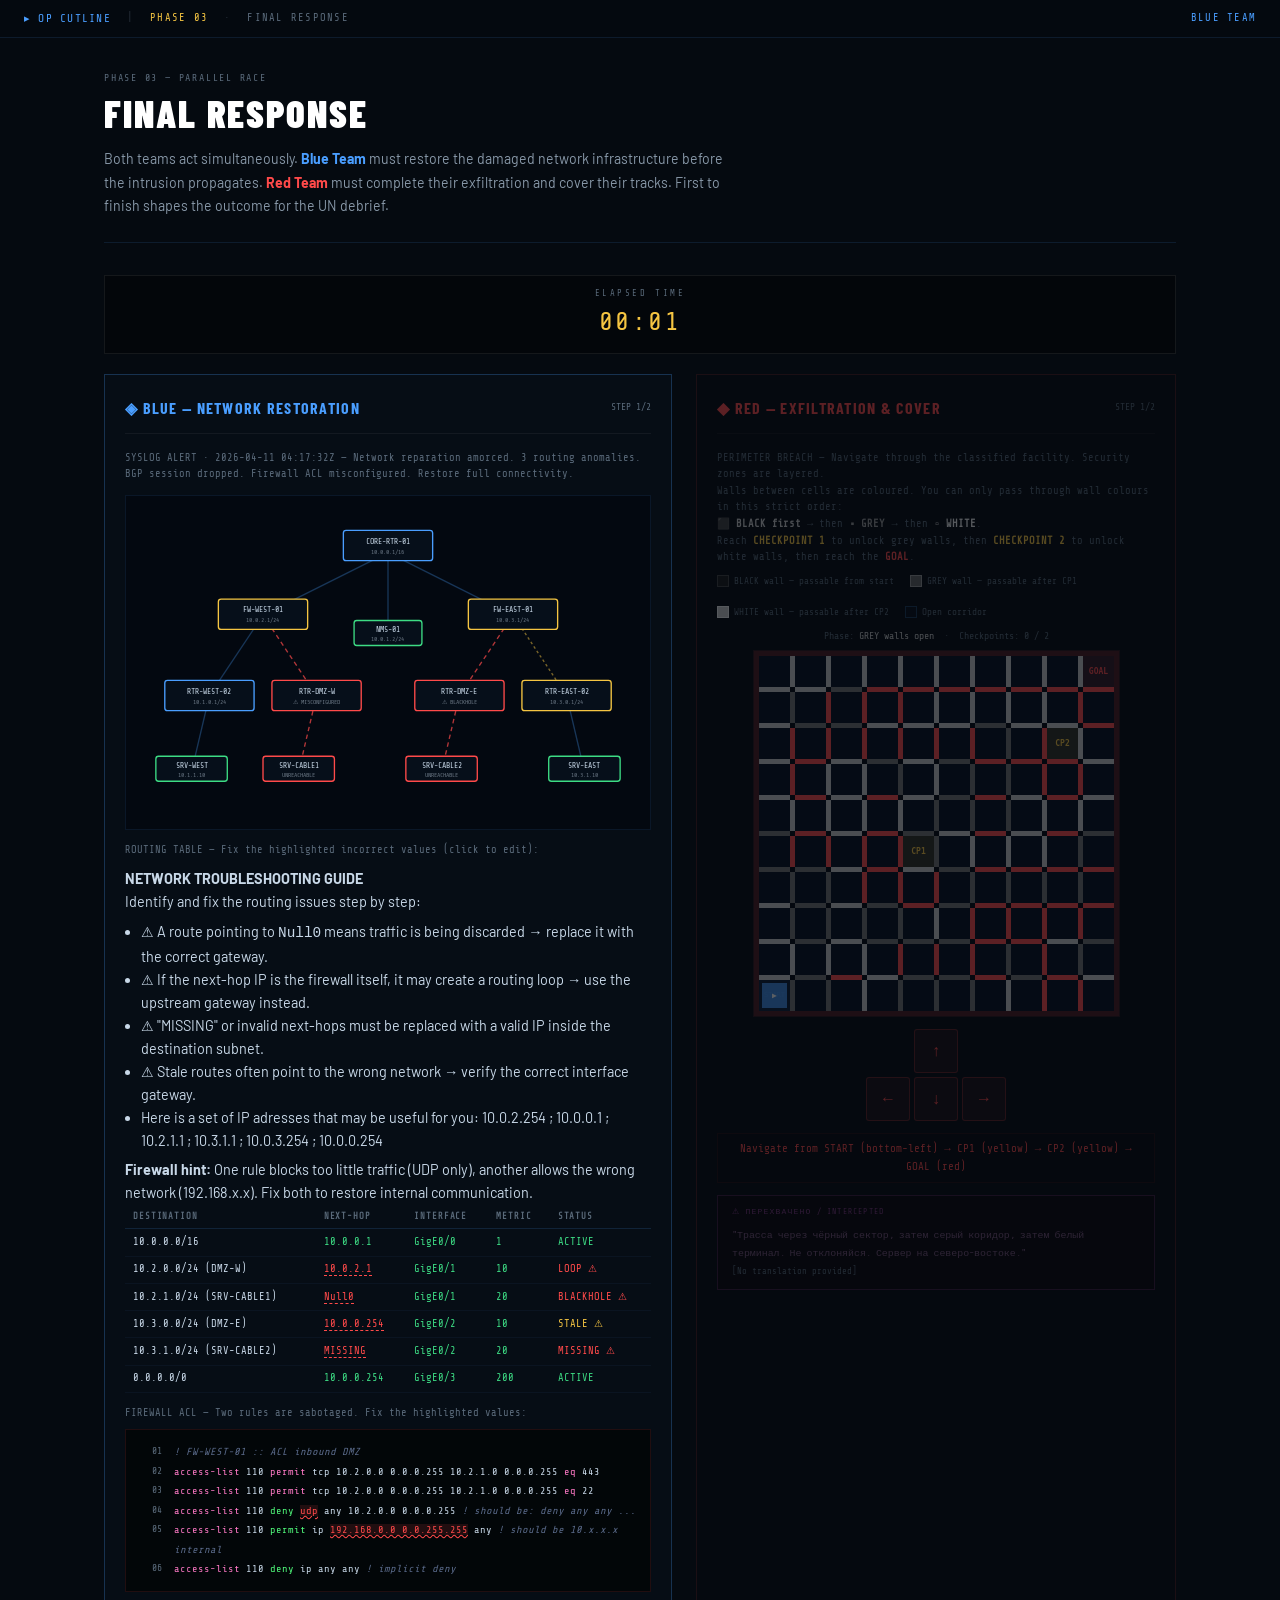
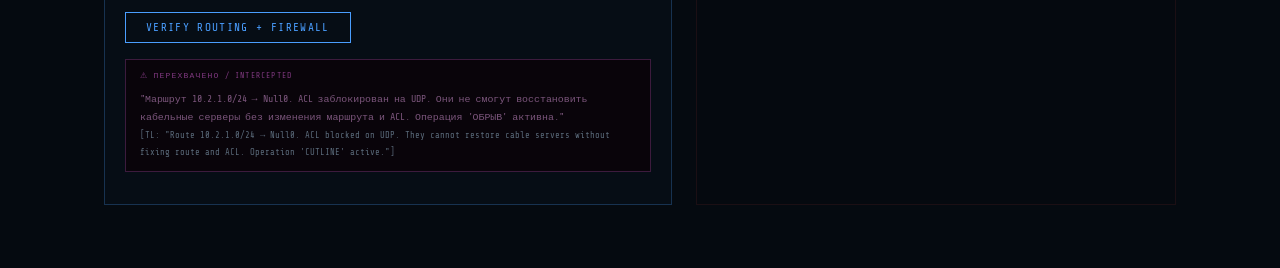
<file: pages/phase3.html>
<!DOCTYPE html>
<html lang="en">
<head>
  <meta charset="UTF-8">
  <meta name="viewport" content="width=device-width, initial-scale=1.0">
  <title>Phase 3 — Final Response | CUTLINE</title>
  <link href="https://fonts.googleapis.com/css2?family=Share+Tech+Mono&family=Barlow+Condensed:wght@300;400;600;700;900&family=Barlow:wght@300;400;500&display=swap" rel="stylesheet">
  <link rel="stylesheet" href="../css/global.css">
  <style>
    /* ── Race layout ── */
    .race-container { display: grid; grid-template-columns: 1fr 1fr; gap: 1.5rem; margin-top: 1rem; }
    @media (max-width: 780px) { .race-container { grid-template-columns: 1fr; } }

    .race-lane { border: 1px solid; padding: 1.25rem; opacity: 0.35; pointer-events: none; transition: opacity 0.3s; position: relative; }
    .race-lane.blue { border-color: rgba(74,158,255,0.25); background: rgba(74,158,255,0.02); }
    .race-lane.red  { border-color: rgba(255,74,74,0.25);  background: rgba(255,74,74,0.02); }
    .race-lane.active { opacity: 1; pointer-events: all; }
    .race-lane.won  { border-color: var(--green); background: rgba(61,220,132,0.04); opacity: 1; }
    .race-lane.lost { opacity: 0.25; pointer-events: none; }

    .lane-header { display: flex; align-items: center; justify-content: space-between; margin-bottom: 1rem; padding-bottom: 0.75rem; border-bottom: 1px solid rgba(255,255,255,0.05); }
    .lane-title { font-family: 'Barlow Condensed', sans-serif; font-weight: 700; font-size: 1rem; letter-spacing: 0.08em; text-transform: uppercase; }
    .lane-title.blue { color: var(--blue); }
    .lane-title.red  { color: var(--red);  }
    .lane-progress { font-family: 'Share Tech Mono', monospace; font-size: 0.6rem; color: var(--muted); }

    .sub-step { display: none; }
    .sub-step.active { display: block; animation: slideIn 0.3s ease; }

    /* ── Timer ── */
    .race-timer { text-align: center; padding: 0.6rem; background: rgba(0,0,0,0.4); border: 1px solid rgba(255,255,255,0.07); font-family: 'Share Tech Mono', monospace; font-size: 1.6rem; letter-spacing: 0.1em; color: var(--yellow); margin-bottom: 1.25rem; }
    .race-timer .timer-label { font-size: 0.55rem; color: var(--muted); display: block; margin-bottom: 0.15rem; }

    /* ══════════════════════════════
       BLUE TEAM — Network topology
       ══════════════════════════════ */
    .net-diagram { background: #030810; border: 1px solid rgba(74,158,255,0.1); padding: 0.75rem; margin-bottom: 0.75rem; overflow-x: auto; }
    .net-svg { width: 100%; min-width: 500px; height: auto; }
    .net-node { cursor: default; }
    .net-node-box { fill: #060f1a; stroke-width: 1.5; rx: 3; }
    .net-node-box.router  { stroke: #4a9eff; }
    .net-node-box.server  { stroke: #3ddc84; }
    .net-node-box.broken  { stroke: #ff4a4a; animation: blink-border 1s infinite; }
    .net-node-box.firewall{ stroke: #f5c542; }
    .net-label { font-family: 'Share Tech Mono', monospace; font-size: 9px; fill: #c8d8e8; text-anchor: middle; }
    .net-sublabel { font-family: 'Share Tech Mono', monospace; font-size: 7px; fill: rgba(200,216,232,0.5); text-anchor: middle; }
    .net-link { stroke-width: 1.5; fill: none; }
    .net-link.ok  { stroke: rgba(74,158,255,0.3); }
    .net-link.err { stroke: rgba(255,74,74,0.7); stroke-dasharray: 5,4; animation: dashAnim 1s linear infinite; }
    .net-link.warn{ stroke: rgba(245,197,66,0.5); stroke-dasharray: 3,3; }
    @keyframes blink-border { 0%,100%{opacity:1} 50%{opacity:0.3} }
    @keyframes dashAnim { to { stroke-dashoffset: -20; } }

    .ip-field { display: inline-block; background: rgba(74,158,255,0.08); border: 1px dashed rgba(74,158,255,0.4); color: var(--accent); font-family: 'Share Tech Mono', monospace; font-size: 0.72rem; padding: 0.12rem 0.35rem; min-width: 110px; outline: none; letter-spacing: 0.04em; }
    .ip-field:focus { background: rgba(74,158,255,0.14); border-color: var(--accent); }
    .ip-field.correct { background: rgba(61,220,132,0.1); border-color: var(--green); color: var(--green); border-style: solid; }
    .ip-field.wrong   { background: rgba(255,74,74,0.1);  border-color: var(--red);   color: var(--red);   animation: shake 0.3s; }
    @keyframes shake { 0%,100%{transform:translateX(0)} 25%{transform:translateX(-3px)} 75%{transform:translateX(3px)} }

    /* Routing table */
    .rt-table { width: 100%; border-collapse: collapse; margin-bottom: 0.75rem; }
    .rt-table th { font-family: 'Share Tech Mono', monospace; font-size: 0.56rem; letter-spacing: 0.1em; color: var(--muted); text-align: left; padding: 0.3rem 0.5rem; border-bottom: 1px solid rgba(74,158,255,0.15); }
    .rt-table td { font-family: 'Share Tech Mono', monospace; font-size: 0.65rem; padding: 0.3rem 0.5rem; border-bottom: 1px solid rgba(74,158,255,0.05); }
    .rt-editable { cursor: pointer; color: var(--red); border-bottom: 1px dashed var(--red); }
    .rt-editable:hover { color: var(--yellow); }
    .rt-fixed { color: var(--green); }

    /* ══════════════════════════════
       BLUE TEAM — Simon (harder)
       ══════════════════════════════ */
    .simon-grid { display: grid; grid-template-columns: 1fr 1fr; gap: 0.4rem; margin: 0.75rem 0; }
    .simon-btn { height: 60px; border: 2px solid; cursor: pointer; transition: all 0.12s; border-radius: 3px; font-family: 'Share Tech Mono', monospace; font-size: 0.62rem; letter-spacing: 0.1em; display: flex; align-items: center; justify-content: center; user-select: none; }
    .simon-btn[data-color="blue"]   { border-color: #4a9eff; color: #4a9eff; background: rgba(74,158,255,0.06); }
    .simon-btn[data-color="green"]  { border-color: #3ddc84; color: #3ddc84; background: rgba(61,220,132,0.06); }
    .simon-btn[data-color="yellow"] { border-color: #f5c542; color: #f5c542; background: rgba(245,197,66,0.06); }
    .simon-btn[data-color="red"]    { border-color: #ff4a4a; color: #ff4a4a; background: rgba(255,74,74,0.06); }
    .simon-btn[data-color="white"]  { border-color: #e0e0e0; color: #e0e0e0; background: rgba(224,224,224,0.06); }
    .simon-btn[data-color="cyan"]   { border-color: #00e5ff; color: #00e5ff; background: rgba(0,229,255,0.06); }
    .simon-btn.lit[data-color="blue"]   { background: rgba(74,158,255,0.7); color: #fff; }
    .simon-btn.lit[data-color="green"]  { background: rgba(61,220,132,0.7); color: #fff; }
    .simon-btn.lit[data-color="yellow"] { background: rgba(245,197,66,0.7); color: #000; }
    .simon-btn.lit[data-color="red"]    { background: rgba(255,74,74,0.7);  color: #fff; }
    .simon-btn.lit[data-color="white"]  { background: rgba(224,224,224,0.8);color: #000; }
    .simon-btn.lit[data-color="cyan"]   { background: rgba(0,229,255,0.7);  color: #000; }
    .simon-btn:disabled { cursor: not-allowed; opacity: 0.45; }

    /* ══════════════════════════════
       RED TEAM — Maze
       ══════════════════════════════ */
    .maze-wrap { display: flex; justify-content: center; margin-bottom: 0.75rem; position: relative; }
    canvas#mazeCanvas { display: block; image-rendering: pixelated; border: 1px solid rgba(255,74,74,0.15); }
    .maze-legend { font-family: 'Share Tech Mono', monospace; font-size: 0.58rem; color: var(--muted); display: flex; gap: 1rem; flex-wrap: wrap; margin-bottom: 0.5rem; }
    .maze-legend span { display: flex; align-items: center; gap: 0.3rem; }
    .maze-legend .swatch { width: 12px; height: 12px; display: inline-block; border: 1px solid rgba(255,255,255,0.2); }
    .maze-controls { display: flex; gap: 0.4rem; justify-content: center; flex-wrap: wrap; margin-bottom: 0.75rem; }
    .maze-controls button { width: 44px; height: 44px; background: rgba(255,74,74,0.08); border: 1px solid rgba(255,74,74,0.3); color: var(--red); font-size: 1rem; cursor: pointer; transition: all 0.15s; border-radius: 3px; }
    .maze-controls button:hover { background: rgba(255,74,74,0.18); }
    .maze-phase-label { font-family: 'Share Tech Mono', monospace; font-size: 0.62rem; color: var(--muted); text-align: center; margin-bottom: 0.4rem; }

    /* ══════════════════════════════
       RED TEAM — Code fix
       ══════════════════════════════ */
    .code-editor { background: #020608; border: 1px solid rgba(255,74,74,0.12); padding: 0.75rem; font-family: 'Share Tech Mono', monospace; font-size: 0.68rem; line-height: 1.9; overflow-x: auto; }
    .code-line { display: flex; gap: 0.75rem; }
    .code-ln   { color: var(--muted); min-width: 1.5rem; text-align: right; user-select: none; font-size: 0.6rem; }
    .code-txt  { color: var(--text); }
    .kw  { color: #ff79c6; }
    .str { color: #f1fa8c; }
    .fn  { color: #50fa7b; }
    .cm  { color: #5a6a8a; font-style: italic; }
    .err { color: var(--red); background: rgba(255,74,74,0.12); text-decoration: underline wavy var(--red); cursor: pointer; }
    .err:hover { background: rgba(255,74,74,0.2); }
    .fix { color: var(--green); background: rgba(61,220,132,0.08); }

    /* Enemy notes */
    .enemy-note { background: #09040a; border: 1px solid rgba(180,80,180,0.3); padding: 0.6rem 0.875rem; margin: 0.75rem 0; font-family: 'Share Tech Mono', monospace; font-size: 0.62rem; color: rgba(200,140,200,0.6); line-height: 1.8; position: relative; }
    .enemy-note::before { content: '⚠ ПЕРЕХВАЧЕНО / INTERCEPTED'; display: block; font-size: 0.5rem; letter-spacing: 0.15em; color: rgba(180,80,180,0.7); margin-bottom: 0.4rem; }

    /* ── Outcome ── */
    .outcome-overlay { display: none; position: fixed; inset: 0; background: rgba(5,8,12,0.97); z-index: 200; flex-direction: column; align-items: center; justify-content: center; text-align: center; padding: 2rem; }
    .outcome-overlay.show { display: flex; animation: fadeIn 0.8s ease; }
    .outcome-title { font-family: 'Barlow Condensed', sans-serif; font-weight: 900; font-size: clamp(2.5rem,6vw,5rem); letter-spacing: 0.05em; text-transform: uppercase; line-height: 1; margin-bottom: 1rem; }
    .outcome-sub { font-size: 0.88rem; color: var(--muted); max-width: 520px; line-height: 1.7; }
    .outcome-stats { display: flex; gap: 2.5rem; margin: 1.5rem 0; }
    .outcome-stat .val { font-family: 'Share Tech Mono', monospace; font-size: 1.4rem; }
    .outcome-stat .lbl { font-size: 0.6rem; color: var(--muted); letter-spacing: 0.15em; text-transform: uppercase; font-family: 'Share Tech Mono', monospace; }
  </style>
</head>
<body>
<div class="page-layout">
  <div class="top-bar" id="topBar"></div>

  <div class="phase-content" style="max-width:1120px">
    <div class="phase-header">
      <div class="phase-number">PHASE 03 — PARALLEL RACE</div>
      <div class="phase-title">Final Response</div>
      <div class="phase-desc">Both teams act simultaneously. <strong style="color:var(--blue)">Blue Team</strong> must restore the damaged network infrastructure before the intrusion propagates. <strong style="color:var(--red)">Red Team</strong> must complete their exfiltration and cover their tracks. First to finish shapes the outcome for the UN debrief.</div>
    </div>

    <div class="race-timer">
      <span class="timer-label">ELAPSED TIME</span>
      <span id="timerDisplay">00:00</span>
    </div>

    <div class="race-container">

      <!-- ════════════ BLUE TEAM LANE ════════════ -->
      <div class="race-lane blue" id="blueLane">
        <div class="lane-header">
          <span class="lane-title blue">◈ BLUE — Network Restoration</span>
          <span class="lane-progress" id="blueProgress">STEP 1/2</span>
        </div>

        <!-- Blue Step 1: Routing fix + Firewall ACL -->
        <div class="sub-step active" id="blue-s1">
          <div style="font-family:'Share Tech Mono',monospace;font-size:0.65rem;color:var(--muted);margin-bottom:0.75rem">
            SYSLOG ALERT · 2026-04-11 04:17:32Z — Network reparation amorced. 3 routing anomalies. BGP session dropped. Firewall ACL misconfigured. Restore full connectivity.
          </div>

          <!-- Network topology SVG -->
          <div class="net-diagram">
            <svg class="net-svg" viewBox="0 0 560 340" xmlns="http://www.w3.org/2000/svg">
              <!-- Links -->
              <!-- CORE → FW1 (ok) -->
              <line x1="280" y1="50" x2="140" y2="120" class="net-link ok"/>
              <!-- CORE → FW2 (ok) -->
              <line x1="280" y1="50" x2="420" y2="120" class="net-link ok"/>
              <!-- FW1 → R-WEST (ok) -->
              <line x1="140" y1="120" x2="80" y2="210" class="net-link ok"/>
              <!-- FW1 → R-DMZW (error) -->
              <line x1="140" y1="120" x2="200" y2="210" class="net-link err"/>
              <!-- FW2 → R-DMZE (error) -->
              <line x1="420" y1="120" x2="360" y2="210" class="net-link err"/>
              <!-- FW2 → R-EAST (warn) -->
              <line x1="420" y1="120" x2="480" y2="210" class="net-link warn"/>
              <!-- R-WEST → SRV-WEST (ok) -->
              <line x1="80" y1="210" x2="60" y2="295" class="net-link ok"/>
              <!-- R-DMZW → SRV-CABLE (error) -->
              <line x1="200" y1="210" x2="180" y2="295" class="net-link err"/>
              <!-- R-DMZE → SRV-CABLE2 (error) -->
              <line x1="360" y1="210" x2="340" y2="295" class="net-link err"/>
              <!-- R-EAST → SRV-EAST (ok) -->
              <line x1="480" y1="210" x2="500" y2="295" class="net-link ok"/>
              <!-- CORE → NMS (ok) -->
              <line x1="280" y1="50" x2="280" y2="130" class="net-link ok"/>

              <!-- Nodes -->
              <!-- CORE-RTR -->
              <rect x="230" y="25" width="100" height="34" rx="3" class="net-node-box router" fill="#060f1a" stroke="#4a9eff" stroke-width="1.5"/>
              <text x="280" y="40" class="net-label">CORE-RTR-01</text>
              <text x="280" y="51" class="net-sublabel">10.0.0.1/16</text>

              <!-- NMS -->
              <rect x="242" y="126" width="76" height="28" rx="3" class="net-node-box server" fill="#060f1a" stroke="#3ddc84" stroke-width="1.5"/>
              <text x="280" y="139" class="net-label">NMS-01</text>
              <text x="280" y="149" class="net-sublabel">10.0.1.2/24</text>

              <!-- FW1 -->
              <rect x="90" y="102" width="100" height="34" rx="3" fill="#060f1a" stroke="#f5c542" stroke-width="1.5"/>
              <text x="140" y="117" class="net-label">FW-WEST-01</text>
              <text x="140" y="128" class="net-sublabel">10.0.2.1/24</text>

              <!-- FW2 -->
              <rect x="370" y="102" width="100" height="34" rx="3" fill="#060f1a" stroke="#f5c542" stroke-width="1.5"/>
              <text x="420" y="117" class="net-label">FW-EAST-01</text>
              <text x="420" y="128" class="net-sublabel">10.0.3.1/24</text>

              <!-- R-WEST -->
              <rect x="30" y="193" width="100" height="34" rx="3" fill="#060f1a" stroke="#4a9eff" stroke-width="1.5"/>
              <text x="80" y="208" class="net-label">RTR-WEST-02</text>
              <text x="80" y="219" class="net-sublabel">10.1.0.1/24</text>

              <!-- R-DMZW (broken) -->
              <rect x="150" y="193" width="100" height="34" rx="3" fill="#060f1a" stroke="#ff4a4a" stroke-width="1.5" style="animation:blink-border 1s infinite"/>
              <text x="200" y="208" class="net-label" fill="#ff4a4a">RTR-DMZ-W</text>
              <text x="200" y="219" class="net-sublabel" fill="rgba(255,74,74,0.6)">⚠ MISCONFIGURED</text>

              <!-- R-DMZE (broken) -->
              <rect x="310" y="193" width="100" height="34" rx="3" fill="#060f1a" stroke="#ff4a4a" stroke-width="1.5"/>
              <text x="360" y="208" class="net-label" fill="#ff4a4a">RTR-DMZ-E</text>
              <text x="360" y="219" class="net-sublabel" fill="rgba(255,74,74,0.6)">⚠ BLACKHOLE</text>

              <!-- R-EAST -->
              <rect x="430" y="193" width="100" height="34" rx="3" fill="#060f1a" stroke="#f5c542" stroke-width="1.5"/>
              <text x="480" y="208" class="net-label">RTR-EAST-02</text>
              <text x="480" y="219" class="net-sublabel">10.3.0.1/24</text>

              <!-- SRV-WEST -->
              <rect x="20" y="278" width="80" height="28" rx="3" fill="#060f1a" stroke="#3ddc84" stroke-width="1.5"/>
              <text x="60" y="291" class="net-label">SRV-WEST</text>
              <text x="60" y="301" class="net-sublabel">10.1.1.10</text>

              <!-- SRV-CABLE (broken) -->
              <rect x="140" y="278" width="80" height="28" rx="3" fill="#060f1a" stroke="#ff4a4a" stroke-width="1.5"/>
              <text x="180" y="291" class="net-label" fill="#ff4a4a">SRV-CABLE1</text>
              <text x="180" y="301" class="net-sublabel" fill="rgba(255,74,74,0.6)">UNREACHABLE</text>

              <!-- SRV-CABLE2 (broken) -->
              <rect x="300" y="278" width="80" height="28" rx="3" fill="#060f1a" stroke="#ff4a4a" stroke-width="1.5"/>
              <text x="340" y="291" class="net-label" fill="#ff4a4a">SRV-CABLE2</text>
              <text x="340" y="301" class="net-sublabel" fill="rgba(255,74,74,0.6)">UNREACHABLE</text>

              <!-- SRV-EAST -->
              <rect x="460" y="278" width="80" height="28" rx="3" fill="#060f1a" stroke="#3ddc84" stroke-width="1.5"/>
              <text x="500" y="291" class="net-label">SRV-EAST</text>
              <text x="500" y="301" class="net-sublabel">10.3.1.10</text>
            </svg>
          </div>

          <div style="font-family:'Share Tech Mono',monospace;font-size:0.65rem;color:var(--muted);margin-bottom:0.5rem">ROUTING TABLE — Fix the highlighted incorrect values (click to edit):</div>
          <div class="hint-box">
            <strong>NETWORK TROUBLESHOOTING GUIDE</strong><br>
                Identify and fix the routing issues step by step:
                <ul style="margin:0.4rem 0 0 1rem;padding:0">
                   <li>⚠ A route pointing to <code>Null0</code> means traffic is being discarded → replace it with the correct gateway.</li>
                    <li>⚠ If the next-hop IP is the firewall itself, it may create a routing loop → use the upstream gateway instead.</li>
                    <li>⚠ "MISSING" or invalid next-hops must be replaced with a valid IP inside the destination subnet.</li>
                    <li>⚠ Stale routes often point to the wrong network → verify the correct interface gateway.</li>
                    <li>Here is a set of IP adresses that may be useful for you: 10.0.2.254 ; 10.0.0.1 ; 10.2.1.1 ; 10.3.1.1 ; 10.0.3.254 ; 10.0.0.254 </li>
                 </ul>
              <div style="margin-top:0.4rem">
                 <strong>Firewall hint:</strong> One rule blocks too little traffic (UDP only), another allows the wrong network (192.168.x.x). Fix both to restore internal communication.
               </div>
            </div>
          <table class="rt-table">
            <thead><tr><th>DESTINATION</th><th>NEXT-HOP</th><th>INTERFACE</th><th>METRIC</th><th>STATUS</th></tr></thead>
            <tbody>
              <tr>
                <td>10.0.0.0/16</td>
                <td class="rt-fixed">10.0.0.1</td>
                <td class="rt-fixed">GigE0/0</td>
                <td class="rt-fixed">1</td>
                <td style="color:var(--green)">ACTIVE</td>
              </tr>
              <tr>
                <td>10.2.0.0/24 (DMZ-W)</td>
                <td><span class="rt-editable" id="rt1" onclick="fixRoute('rt1','10.0.2.254','10.2.0.0/24')">10.0.2.1</span></td>
                <td class="rt-fixed">GigE0/1</td>
                <td class="rt-fixed">10</td>
                <td style="color:var(--red)">LOOP ⚠</td>
              </tr>
              <tr>
                <td>10.2.1.0/24 (SRV-CABLE1)</td>
                <td><span class="rt-editable" id="rt2" onclick="fixRoute('rt2','10.2.1.1','10.2.1.0/24')">Null0</span></td>
                <td class="rt-fixed">GigE0/1</td>
                <td class="rt-fixed">20</td>
                <td style="color:var(--red)">BLACKHOLE ⚠</td>
              </tr>
              <tr>
                <td>10.3.0.0/24 (DMZ-E)</td>
                <td><span class="rt-editable" id="rt3" onclick="fixRoute('rt3','10.0.3.254','10.3.0.0/24')">10.0.0.254</span></td>
                <td class="rt-fixed">GigE0/2</td>
                <td class="rt-fixed">10</td>
                <td style="color:var(--yellow)">STALE ⚠</td>
              </tr>
              <tr>
                <td>10.3.1.0/24 (SRV-CABLE2)</td>
                <td><span class="rt-editable" id="rt4" onclick="fixRoute('rt4','10.3.1.1','10.3.1.0/24')">MISSING</span></td>
                <td class="rt-fixed">GigE0/2</td>
                <td class="rt-fixed">20</td>
                <td style="color:var(--red)">MISSING ⚠</td>
              </tr>
              <tr>
                <td>0.0.0.0/0</td>
                <td class="rt-fixed">10.0.0.254</td>
                <td class="rt-fixed">GigE0/3</td>
                <td class="rt-fixed">200</td>
                <td style="color:var(--green)">ACTIVE</td>
              </tr>
            </tbody>
          </table>

          <!-- Firewall ACL fix -->
          <div style="font-family:'Share Tech Mono',monospace;font-size:0.65rem;color:var(--muted);margin-bottom:0.5rem;margin-top:0.75rem">FIREWALL ACL — Two rules are sabotaged. Fix the highlighted values:</div>
          <div class="code-editor" style="font-size:0.64rem">
            <div class="code-line"><span class="code-ln">01</span><span class="code-txt"><span class="cm">! FW-WEST-01 :: ACL inbound DMZ</span></span></div>
            <div class="code-line"><span class="code-ln">02</span><span class="code-txt"><span class="kw">access-list</span> 110 <span class="kw">permit</span> tcp 10.2.0.0 0.0.0.255 10.2.1.0 0.0.0.255 <span class="kw">eq</span> 443</span></div>
            <div class="code-line"><span class="code-ln">03</span><span class="code-txt"><span class="kw">access-list</span> 110 <span class="kw">permit</span> tcp 10.2.0.0 0.0.0.255 10.2.1.0 0.0.0.255 <span class="kw">eq</span> 22</span></div>
            <div class="code-line"><span class="code-ln">04</span><span class="code-txt"><span class="kw">access-list</span> 110 <span class="fn">deny</span> <span class="err" id="acl1" onclick="fixACL('acl1','any','udp')">udp</span> any 10.2.0.0 0.0.0.255  <span class="cm">! should be: deny any any ...</span></span></div>
            <div class="code-line"><span class="code-ln">05</span><span class="code-txt"><span class="kw">access-list</span> 110 <span class="fn">permit</span> ip <span class="err" id="acl2" onclick="fixACL('acl2','10.0.0.0 0.255.255.255','subnet')">192.168.0.0 0.0.255.255</span> any  <span class="cm">! should be 10.x.x.x internal</span></span></div>
            <div class="code-line"><span class="code-ln">06</span><span class="code-txt"><span class="kw">access-list</span> 110 <span class="fn">deny</span> ip any any <span class="cm">! implicit deny</span></span></div>
          </div>

          <div class="flex gap1 mt2">
            <button class="btn btn-primary" onclick="checkBlueS1()">VERIFY ROUTING + FIREWALL</button>
          </div>
          <div class="feedback" id="blue-s1-fb"></div>

          <!-- Hidden enemy note -->
          <div class="enemy-note" style="margin-top:1rem">
            "Маршрут 10.2.1.0/24 → Null0. ACL заблокирован на UDP. Они не смогут восстановить кабельные серверы без изменения маршрута и ACL. Операция 'ОБРЫВ' активна."
            <br><span style="color:var(--muted);font-size:0.55rem">[TL: "Route 10.2.1.0/24 → Null0. ACL blocked on UDP. They cannot restore cable servers without fixing route and ACL. Operation 'CUTLINE' active."]</span>
          </div>
        </div>

        <!-- Blue Step 2: Simon (6 colors, 7 rounds) -->
        <div class="sub-step" id="blue-s2">
          <div style="font-family:'Share Tech Mono',monospace;font-size:0.65rem;color:var(--muted);margin-bottom:0.75rem">
            CRYPTO HANDSHAKE — Emergency restoration key required. Repeat the authentication sequence to re-establish the encrypted tunnel to the repair vessel.
          </div>
          <div style="font-family:'Share Tech Mono',monospace;font-size:0.62rem;color:var(--yellow);margin-bottom:0.5rem">
            ⚠ 6-channel sequence · <span id="simonRoundDisplay">7 rounds</span> total · Speed increases each round
          </div>

          <div class="simon-grid" style="grid-template-columns: repeat(3, 1fr)">
            <div class="simon-btn" data-color="blue"   onclick="simonPress('blue')">NODE-A</div>
            <div class="simon-btn" data-color="green"  onclick="simonPress('green')">NODE-B</div>
            <div class="simon-btn" data-color="yellow" onclick="simonPress('yellow')">NODE-C</div>
            <div class="simon-btn" data-color="red"    onclick="simonPress('red')">NODE-D</div>
            <div class="simon-btn" data-color="white"  onclick="simonPress('white')">NODE-E</div>
            <div class="simon-btn" data-color="cyan"   onclick="simonPress('cyan')">NODE-F</div>
          </div>

          <div style="font-family:'Share Tech Mono',monospace;font-size:0.7rem;padding:0.4rem 0.6rem;background:rgba(0,0,0,0.3);border:1px solid rgba(255,255,255,0.06);margin-bottom:0.5rem;text-align:center" id="simonStatus">
            Initialising sequence...
          </div>
          <div style="font-family:'Share Tech Mono',monospace;font-size:0.6rem;color:var(--muted);margin-bottom:0.5rem;text-align:center">
            Progress: <span id="simonProgress">●●●●●●●</span>
          </div>
          <div class="feedback" id="blue-s2-fb"></div>
        </div>
      </div><!-- /blue lane -->

      <!-- ════════════ RED TEAM LANE ════════════ -->
      <div class="race-lane red" id="redLane">
        <div class="lane-header">
          <span class="lane-title red">◆ RED — Exfiltration & Cover</span>
          <span class="lane-progress" id="redProgress">STEP 1/2</span>
        </div>

        <!-- Red Step 1: Multi-phase maze (Black→Grey→White walls) -->
        <div class="sub-step active" id="red-s1">
          <div style="font-family:'Share Tech Mono',monospace;font-size:0.65rem;color:var(--muted);margin-bottom:0.5rem">
            PERIMETER BREACH — Navigate through the classified facility. Security zones are layered.<br>
            Walls between cells are coloured. You can only pass through wall colours in this strict order:<br>
            <strong style="color:#cccccc">⬛ BLACK first</strong> → then <strong style="color:#999">▪ GREY</strong> → then <strong style="color:#eeeeee">▫ WHITE</strong>.<br>
            Reach <strong style="color:var(--yellow)">CHECKPOINT 1</strong> to unlock grey walls, then <strong style="color:var(--yellow)">CHECKPOINT 2</strong> to unlock white walls, then reach the <strong style="color:var(--red)">GOAL</strong>.
          </div>

          <div class="maze-legend">
            <span><span class="swatch" style="background:#1a1a1a;border-color:#444"></span>BLACK wall — passable from start</span>
            <span><span class="swatch" style="background:#666;border-color:#999"></span>GREY wall — passable after CP1</span>
            <span><span class="swatch" style="background:#ccc;border-color:#eee"></span>WHITE wall — passable after CP2</span>
            <span><span class="swatch" style="background:#060d18;border-color:#1a3a5a"></span>Open corridor</span>
          </div>

          <div class="maze-phase-label" id="mazePhaseLabel">
            Phase: <span id="mazePhaseText" style="color:#cccccc">BLACK walls open</span> &nbsp;·&nbsp;
            Checkpoints: <span id="mazeZonesText" style="color:var(--muted)">0 / 2</span>
          </div>

          <div class="maze-wrap">
            <canvas id="mazeCanvas"></canvas>
          </div>

          <div class="maze-controls">
            <div style="display:grid;grid-template-columns:44px 44px 44px;gap:4px;justify-content:center">
              <div></div>
              <button onclick="mazeMove('up')" title="Up (W/↑)">↑</button>
              <div></div>
              <button onclick="mazeMove('left')" title="Left (A/←)">←</button>
              <button onclick="mazeMove('down')" title="Down (S/↓)">↓</button>
              <button onclick="mazeMove('right')" title="Right (D/→)">→</button>
            </div>
          </div>

          <div style="font-family:'Share Tech Mono',monospace;font-size:0.68rem;padding:0.4rem 0.6rem;background:rgba(0,0,0,0.3);border:1px solid rgba(255,74,74,0.1);text-align:center;margin-top:0.4rem" id="mazeStatus">
            Navigate from START (bottom-left) → CP1 (yellow) → CP2 (yellow) → GOAL (red)
          </div>

          <!-- Hidden enemy note in maze section -->
          <div class="enemy-note">
            "Трасса через чёрный сектор, затем серый коридор, затем белый терминал. Не отклоняйся. Сервер на северо-востоке."
            <br><span style="color:var(--muted);font-size:0.55rem">[No translation provided]</span>
          </div>
        </div>

        <!-- Red Step 2: Code fix (harder — more errors, obfuscated) -->
        <div class="sub-step" id="red-s2">
          <div style="font-family:'Share Tech Mono',monospace;font-size:0.65rem;color:var(--muted);margin-bottom:0.75rem">
            EXFIL SCRIPT — The extraction script has been partially corrupted. Fix all 5 highlighted errors to execute the data wipe and exfiltration. The script references are provided in the comments.
          </div>

          <div class="code-editor">
            <div class="code-line"><span class="code-ln">01</span><span class="code-txt"><span class="cm">#!/usr/bin/env python3</span></span></div>
            <div class="code-line"><span class="code-ln">02</span><span class="code-txt"><span class="cm"># OPERATION CUTLINE — Exfil cleanup v2.4</span></span></div>
            <div class="code-line"><span class="code-ln">03</span><span class="code-txt"><span class="cm"># Target: SRV-CABLE1, SRV-CABLE2 · Kaliningrad relay (port 4443)</span></span></div>
            <div class="code-line"><span class="code-ln">04</span><span class="code-txt"><span class="kw">import</span> os, subprocess, hashlib, base64</span></div>
            <div class="code-line"><span class="code-ln">05</span><span class="code-txt"></span></div>
            <div class="code-line"><span class="code-ln">06</span><span class="code-txt">RELAY_HOST = <span class="err" id="ce1" onclick="editCode(this,'ce1','relay.kal-grd-01.ru')">\"relay.kal-grd-CORRUPTED.ru\"</span>  <span class="cm"># fix: relay.kal-grd-01.ru</span></span></div>
            <div class="code-line"><span class="code-ln">07</span><span class="code-txt">RELAY_PORT = <span class="err" id="ce2" onclick="editNum(this,'ce2',4443)">8080</span> </span></div>
            <div class="code-line"><span class="code-ln">08</span><span class="code-txt">EXFIL_KEY  = <span class="str">"b64:aGlkZGVuX29wZXJhdGlvbl9rZXk="</span>  </span></div>
            <div class="code-line"><span class="code-ln">09</span><span class="code-txt"></span></div>
            <div class="code-line"><span class="code-ln">10</span><span class="code-txt"><span class="kw">def</span> <span class="fn">secure_wipe</span>(path, passes):</span></div>
            <div class="code-line"><span class="code-ln">11</span><span class="code-txt">  <span class="cm">"""DoD 5220.22-M standard: 7 overwrite passes"""</span></span></div>
            <div class="code-line"><span class="code-ln">12</span><span class="code-txt">  <span class="kw">for</span> _ <span class="kw">in</span> <span class="fn">range</span>(passes):</span></div>
            <div class="code-line"><span class="code-ln">13</span><span class="code-txt">    subprocess.<span class="fn">run</span>([<span class="str">'shred'</span>, <span class="str">'-n'</span>, <span class="fn">str</span>(passes), <span class="str">'-z'</span>, path])</span></div>
            <div class="code-line"><span class="code-ln">14</span><span class="code-txt"></span></div>
            <div class="code-line"><span class="code-ln">15</span><span class="code-txt">WIPE_PASSES = <span class="err" id="ce3" onclick="editNum(this,'ce3',7)">3</span>  <span class="cm"># fix: DoD standard</span></span></div>
            <div class="code-line"><span class="code-ln">16</span><span class="code-txt">WIPE_TARGETS = [<span class="str">'/srv/cable/logs'</span>, <span class="str">'/srv/cable/ais_mirror'</span>, <span class="str">'/tmp/op_cutline'</span>]</span></div>
            <div class="code-line"><span class="code-ln">17</span><span class="code-txt"></span></div>
            <div class="code-line"><span class="code-ln">18</span><span class="code-txt"><span class="kw">def</span> <span class="fn">exfil_bundle</span>(dst_host, dst_port, key):</span></div>
            <div class="code-line"><span class="code-ln">19</span><span class="code-txt">  bundle = <span class="fn">compress_and_encrypt</span>(WIPE_TARGETS, key)</span></div>
            <div class="code-line"><span class="code-ln">20</span><span class="code-txt">  <span class="kw">with</span> <span class="fn">socket.create_connection</span>((dst_host, dst_port), timeout=<span class="err" id="ce4" onclick="editNum(this,'ce4',30)">5</span>) <span class="kw">as</span> sock:</span></div>
            <div class="code-line"><span class="code-ln">21</span><span class="code-txt">    sock.<span class="fn">sendall</span>(bundle)  <span class="cm"># fix timeout: 30s for large payload</span></span></div>
            <div class="code-line"><span class="code-ln">22</span><span class="code-txt"></span></div>
            <div class="code-line"><span class="code-ln">23</span><span class="code-txt"><span class="kw">def</span> <span class="fn">spoof_ais_entry</span>(mmsi, lat, lon, timestamp):</span></div>
            <div class="code-line"><span class="code-ln">24</span><span class="code-txt">  <span class="cm">"""Inject false AIS record to cover ship position"""</span></span></div>
            <div class="code-line"><span class="code-ln">25</span><span class="code-txt">  fake_record = {<span class="str">'mmsi'</span>:<span class="err" id="mmsi" onclick="editNum(this,'mmsi', 273841052)">mmsi</span>, <span class="str">'lat'</span>: lat, <span class="str">'lon'</span>: lon,</span></div>
            <div class="code-line"><span class="code-ln">26</span><span class="code-txt">    <span class="str">'sog'</span>: 14, <span class="str">'hdg'</span>: 187 } <span class="cm"># fix: retrieve mmsi number</span></span></div>
            <div class="code-line"><span class="code-ln">27</span><span class="code-txt">  <span class="kw">return</span> <span class="fn">ais_inject</span>(fake_record, timestamp)</span></div>
            <div class="code-line"><span class="code-ln">28</span><span class="code-txt"></span></div>
            <div class="code-line"><span class="code-ln">29</span><span class="code-txt"><span class="cm"># Main execution</span></span></div>
            <div class="code-line"><span class="code-ln">30</span><span class="code-txt"><span class="kw">if</span> __name__ == <span class="str">'__main__'</span>:</span></div>
            <div class="code-line"><span class="code-ln">31</span><span class="code-txt">  [<span class="fn">secure_wipe</span>(t, WIPE_PASSES) <span class="kw">for</span> t <span class="kw">in</span> WIPE_TARGETS]</span></div>
            <div class="code-line"><span class="code-ln">32</span><span class="code-txt">  <span class="fn">exfil_bundle</span>(RELAY_HOST, RELAY_PORT, EXFIL_KEY)</span></div>
            <div class="code-line"><span class="code-ln">33</span><span class="code-txt">  <span class="fn">spoof_ais_entry</span>(<span class="str">'273841052'</span>, <span class="str">'57.42'</span>, <span class="str">'19.88'</span>, <span class="str">'2026-04-11T04:30:00Z'</span>)</span></div>
          </div>

          <!-- Intercepted note inside code section -->
          <div class="enemy-note">
            "Скрипт исправлен. Порт 4443 активен. Стёр следы. Ретранслятор в Калининграде подтвердил получение. ВОВРЕМЯ."
            <br><span style="color:var(--muted);font-size:0.55rem">[TL: "Script corrected. Port 4443 active. Erased tracks. Kaliningrad relay confirmed reception. ON TIME."]</span>
          </div>

          <div class="flex gap1 mt2">
            <button class="btn btn-danger" onclick="checkRedCode()">EXECUTE SCRIPT</button>
          </div>
          <div class="feedback" id="red-s2-fb"></div>
        </div>

      </div><!-- /red lane -->
    </div><!-- /race-container -->
  </div><!-- /phase-content -->
</div><!-- /page-layout -->

<!-- Outcome overlay -->
<div class="outcome-overlay" id="outcomeOverlay">
  <div class="outcome-title" id="outcomeTitle">—</div>
  <div class="outcome-stats">
    <div class="outcome-stat">
      <div class="val" id="outcomeTime">—</div>
      <div class="lbl">Elapsed Time</div>
    </div>
    <div class="outcome-stat">
      <div class="val" id="outcomeWinner">—</div>
      <div class="lbl">First to finish</div>
    </div>
  </div>
  <div class="outcome-sub" id="outcomeSub"></div>
  <div style="margin-top:2rem">
    <button class="btn btn-primary" style="font-size:0.8rem;padding:0.75rem 2rem" onclick="window.location.href='../index.html'">
      ▸ RETOUR ACCUEIL — DEBRIEF ONU
    </button>
  </div>
</div>

<script src="../js/global.js"></script>
<script>
// ══════════════════════════════════
// INIT
// ══════════════════════════════════
renderTopBar('03', 'FINAL RESPONSE');

const team = localStorage.getItem('crisisTeam') || 'blue';
const blueLane = document.getElementById('blueLane');
const redLane  = document.getElementById('redLane');

if (team === 'blue') { blueLane.classList.add('active'); redLane.classList.remove('active'); }
else                 { redLane.classList.add('active');  blueLane.classList.remove('active'); }

// Timer
let startTime = Date.now(), timerInterval;
function startTimer() {
  timerInterval = setInterval(() => {
    const s = Math.floor((Date.now()-startTime)/1000);
    const m = Math.floor(s/60);
    document.getElementById('timerDisplay').textContent =
      String(m).padStart(2,'0') + ':' + String(s%60).padStart(2,'0');
  }, 500);
}
startTimer();

// ══════════════════════════════════
// BLUE — Step 1: Routing + Firewall
// ══════════════════════════════════
const routeFixes  = { rt1:false, rt2:false, rt3:false, rt4:false };
const aclFixes    = { acl1:false, acl2:false };

function fixRoute(id, correctVal, net) {
  const el = document.getElementById(id);
  const val = prompt(`Fix next-hop for ${net}. Enter correct IP:`, el.textContent);
  if (val === null) return;
  if (val.trim() === correctVal) {
    el.textContent = correctVal;
    el.className = 'rt-fixed';
    el.onclick = null;
    routeFixes[id] = true;
  } else {
    el.style.color = 'var(--red)';
    setTimeout(() => el.style.color = '', 600);
    alert('Incorrect — check the network diagram and subnet assignments.');
  }
}

function fixACL(id, correctVal, hint) {
  const el = document.getElementById(id);
  const val = prompt(`Fix ACL entry (${hint}). Enter correct value:`, el.textContent);
  if (val === null) return;
  if (val.trim() === correctVal) {
    el.textContent = correctVal;
    el.className = 'fix';
    el.onclick = null; el.style.cursor = 'default';
    aclFixes[id] = true;
  } else {
    el.style.animation='none'; el.offsetHeight; el.style.animation='';
    alert('Incorrect — re-read the comment on that line.');
  }
}

function checkBlueS1() {
  const fb = document.getElementById('blue-s1-fb');
  const routesDone = Object.values(routeFixes).filter(Boolean).length;
  const aclsDone   = Object.values(aclFixes).filter(Boolean).length;
  if (routesDone === 4 && aclsDone === 2) {
    fb.textContent = '✓ All routing entries corrected. Firewall ACL repaired. BGP sessions re-establishing... SRV-CABLE1 and SRV-CABLE2 coming online.';
    fb.className = 'feedback show ok';
    setTimeout(() => {
      document.getElementById('blue-s1').classList.remove('active');
      document.getElementById('blue-s2').classList.add('active');
      document.getElementById('blueProgress').textContent = 'STEP 2/2';
      nextSimonRound();
    }, 1000);
  } else {
    fb.textContent = `✗ Not complete — ${4-routesDone} routing error(s) and ${2-aclsDone} ACL error(s) still present. Click red highlighted values to fix.`;
    fb.className = 'feedback show err';
  }
}

// ══════════════════════════════════
// BLUE — Step 2: Simon (6 colors, 7 rounds, accelerating)
// ══════════════════════════════════
const COLORS = ['blue','green','yellow','red','white','cyan'];
let simonSeq = [], simonInput = [], simonRound = 0;
const simonMaxRounds = 7;
let simonActive = false;
const simonDots = Array(simonMaxRounds).fill('●');

function updateSimonProgress() {
  const d = simonDots.map((dot,i) => i < simonRound ? '<span style="color:var(--green)">✓</span>' : dot).join('');
  document.getElementById('simonProgress').innerHTML = d;
}

function nextSimonRound() {
  simonRound++;
  simonInput = [];
  simonSeq.push(COLORS[Math.floor(Math.random()*COLORS.length)]);
  document.getElementById('simonRoundDisplay').textContent = `Round ${simonRound}/${simonMaxRounds}`;
  updateSimonProgress();
  document.getElementById('blue-s2-fb').className = 'feedback';
  document.getElementById('simonStatus').textContent = `Round ${simonRound}/${simonMaxRounds} — Watch the sequence...`;
  disableSimon(true);
  const speed = Math.max(250, 550 - simonRound * 45); // gets faster
  playSimonSequence(speed, () => {
    document.getElementById('simonStatus').textContent = `Round ${simonRound}/${simonMaxRounds} — Repeat the sequence! (${simonSeq.length} step${simonSeq.length>1?'s':''})`;
    disableSimon(false);
    simonActive = true;
  });
}

function disableSimon(d) { document.querySelectorAll('.simon-btn').forEach(b => b.disabled = d); }

function playSimonSequence(speed, done) {
  let i = 0;
  const step = () => {
    if (i >= simonSeq.length) { setTimeout(done, 400); return; }
    lightSimon(simonSeq[i]);
    setTimeout(() => { unlightSimon(simonSeq[i]); i++; setTimeout(step, speed * 0.4); }, speed);
  };
  setTimeout(step, 600);
}

function lightSimon(c) { document.querySelector(`.simon-btn[data-color="${c}"]`).classList.add('lit'); }
function unlightSimon(c) { document.querySelector(`.simon-btn[data-color="${c}"]`).classList.remove('lit'); }

function simonPress(c) {
  if (!simonActive) return;
  lightSimon(c); setTimeout(() => unlightSimon(c), 180);
  simonInput.push(c);
  const idx = simonInput.length - 1;
  if (simonInput[idx] !== simonSeq[idx]) {
    simonActive = false; disableSimon(true);
    const fb = document.getElementById('blue-s2-fb');
    fb.textContent = '✗ Wrong node — sequence reset. Restarting from round 1.';
    fb.className = 'feedback show err';
    setTimeout(() => { fb.className='feedback'; simonSeq=[]; simonRound=0; nextSimonRound(); }, 1400);
    return;
  }
  if (simonInput.length === simonSeq.length) {
    simonActive = false; disableSimon(true);
    if (simonRound >= simonMaxRounds) {
      const fb = document.getElementById('blue-s2-fb');
      fb.textContent = '✓ All 7 authentication rounds passed. Encrypted tunnel to repair vessel established. Network restoration COMPLETE.';
      fb.className = 'feedback show ok';
      blueLane.classList.add('won');
      setTimeout(signalFinish, 700);
    } else {
      document.getElementById('simonStatus').textContent = `Round ${simonRound}/${simonMaxRounds} — Correct!`;
      setTimeout(nextSimonRound, 700);
    }
  }
}

// ══════════════════════════════════
// RED — Maze (Black→Grey→White walls)
// ══════════════════════════════════
// Architecture: walls are EDGES between cells, not tiles.
// Each cell can have up to 4 walls: N, E, S, W.
// Wall colours: 0=no wall, 1=BLACK, 2=GREY, 3=WHITE
// Phase 1: only BLACK walls are passable (open). Grey+White block.
// Phase 2: BLACK+GREY passable. White blocks.
// Phase 3: ALL passable.
// You must reach CP1 first to unlock phase 2, CP2 to unlock phase 3.

const ROWS = 10, COLS = 10;
const CELL = 36;   // pixels per cell
const WALL = 5;    // wall thickness in pixels
const CANVAS_W = COLS * CELL + WALL;
const CANVAS_H = ROWS * CELL + WALL;

const mazeCanvas = document.getElementById('mazeCanvas');
mazeCanvas.width  = CANVAS_W;
mazeCanvas.height = CANVAS_H;

// hWalls[r][c] = wall BELOW cell (r,c), i.e. between row r and r+1. 0=open,1=black,2=grey,3=white
// vWalls[r][c] = wall RIGHT of cell (r,c), i.e. between col c and c+1.
// Boundary walls (top/left/right/bottom edges) are always solid (drawn separately).

// 0 = open passage, 1 = black wall, 2 = grey wall, 3 = white wall
// Horizontal walls: hWalls[r][c] is wall between row r and row r+1 at column c
const hWalls = [
// col:  0   1   2   3   4   5   6   7   8   9
  [  3,  3,  1,  2,  2,  2,  2,  2,  2,  2 ],  // between row 0 and 1
  [  3,  1,  1,  3,  3,  3,  1,  3,  3,  2 ],  // between row 1 and 2
  [  3,  2,  3,  1,  3,  1,  2,  2,  2,  3 ],  // between row 2 and 3
  [  3,  2,  3,  2,  3,  1,  2,  3,  2,  3 ],  // between row 3 and 4
  [  1,  2,  3,  2,  1,  3,  2,  3,  2,  1 ],  // between row 4 and 5
  [  1,  1,  3,  2,  3,  1,  2,  2,  2,  2 ],  // between row 5 and 6
  [  3,  1,  3,  1,  2,  1,  2,  2,  2,  2 ],  // between row 6 and 7
  [  3,  1,  3,  1,  1,  1,  2,  2,  3,  1 ],  // between row 7 and 8
  [  3,  1,  2,  3,  1,  1,  2,  1,  2,  3 ],  // between row 8 and 9
];
// Vertical walls: vWalls[r][c] is wall between col c and col c+1 at row r
const vWalls = [
// col:  0   1   2   3   4   5   6   7   8
  [  3,  3,  3,  3,  3,  3,  3,  3,  3 ],  // row 0
  [  1,  2,  2,  2,  3,  3,  3,  3,  2 ],  // row 1
  [  2,  2,  2,  2,  2,  2,  1,  2,  3 ],  // row 2
  [  2,  3,  3,  1,  3,  1,  1,  2,  2 ],  // row 3
  [  3,  3,  3,  3,  1,  1,  1,  3,  3 ],  // row 4
  [  2,  2,  2,  2,  1,  3,  3,  3,  1 ],  // row 5
  [  1,  1,  2,  2,  2,  1,  1,  1,  1 ],  // row 6
  [  1,  1,  1,  1,  3,  2,  2,  2,  2 ],  // row 7
  [  3,  3,  3,  2,  2,  2,  1,  2,  1 ],  // row 8
  [  1,  1,  3,  1,  1,  1,  3,  2,  2 ],  // row 9
];

// Player, checkpoints, goal
let playerPos = { x: 0, y: ROWS - 1 };  // START: bottom-left cell (col 0, row 9)
const checkpoints = [
  { x: 4, y: 5 },   // CP1 — centre-left area
  { x: 8, y: 2 },   // CP2 — upper-right area
];
const goalPos = { x: COLS - 1, y: 0 };  // GOAL: top-right cell

let mazePhase = 1;        // 1=only black passable, 2=+grey, 3=+white
let cpReached = 0;        // 0, 1, or 2

const WALL_COLORS_DRAW = {
  1: { solid: '#777777', open: 'rgba(120,120,120,0.25)' },  // grey
  2: { solid: '#ff4a4a', open: '#ff4a4a' },    // red
  3: { solid: '#cccccc', open: 'rgba(200,200,200,0.25)' },  // white
};

function wallPassable(wType) {
  // A wall of type wType can be passed only if its phase is unlocked
  if (wType === 0) return true;   // no wall — always open
  if (wType === 1) return mazePhase == 1;  // red: open from phase 1
  if (wType === 2) return mazePhase == 2;  // grey: open from phase 2
  if (wType === 3) return mazePhase == 3;  // white: open from phase 3
  return false;
}

function getWallBetween(fromX, fromY, toX, toY) {
  // Returns the wall type between two adjacent cells. 0 = no wall.
  const dx = toX - fromX, dy = toY - fromY;
  if (dy === 1) { // moving DOWN: hWalls[fromY][fromX]
    const r = fromY; if (r < 0 || r >= hWalls.length) return 1;
    return hWalls[r][fromX] ?? 1;
  }
  if (dy === -1) { // moving UP: hWalls[toY][fromX]
    const r = toY; if (r < 0 || r >= hWalls.length) return 1;
    return hWalls[r][fromX] ?? 1;
  }
  if (dx === 1) { // moving RIGHT: vWalls[fromY][fromX]
    const c = fromX; if (c < 0 || c >= vWalls[fromY].length) return 1;
    return vWalls[fromY][c] ?? 1;
  }
  if (dx === -1) { // moving LEFT: vWalls[fromY][toX]
    const c = toX; if (c < 0 || c >= vWalls[fromY].length) return 1;
    return vWalls[fromY][c] ?? 1;
  }
  return 1;
}

function cellX(c) { return c * CELL + WALL; }
function cellY(r) { return r * CELL + WALL; }

function drawMaze() {
  const ctx = mazeCanvas.getContext('2d');
  ctx.clearRect(0, 0, CANVAS_W, CANVAS_H);

  // Background
  ctx.fillStyle = '#030810';
  ctx.fillRect(0, 0, CANVAS_W, CANVAS_H);

  // Draw cells
  for (let r = 0; r < ROWS; r++) {
    for (let c = 0; c < COLS; c++) {
      const x = cellX(c), y = cellY(r);
      ctx.fillStyle = '#071020';
      ctx.fillRect(x, y, CELL - WALL, CELL - WALL);
    }
  }

  // Mark checkpoints and goal
  const cpColors = ['rgba(245,197,66,0.18)', 'rgba(245,197,66,0.18)', 'rgba(255,74,74,0.18)'];
  const allMarkers = [...checkpoints, goalPos];
  allMarkers.forEach((m, i) => {
    if (i < cpReached) return; // already visited, don't re-mark
    const x = cellX(m.x), y = cellY(m.y);
    ctx.fillStyle = cpColors[i] || 'rgba(255,74,74,0.18)';
    ctx.fillRect(x, y, CELL - WALL, CELL - WALL);
    ctx.fillStyle = i === 2 ? '#ff4a4a' : '#f5c542';
    ctx.font = 'bold 8px Share Tech Mono, monospace';
    ctx.textAlign = 'center';
    ctx.textBaseline = 'middle';
    ctx.fillText(i === 2 ? 'GOAL' : 'CP' + (i + 1), x + (CELL - WALL) / 2, y + (CELL - WALL) / 2);
  });

  // START label
  const sx = cellX(0), sy = cellY(ROWS - 1);
  ctx.fillStyle = 'rgba(74,158,255,0.1)';
  ctx.fillRect(sx, sy, CELL - WALL, CELL - WALL);
  ctx.fillStyle = 'rgba(74,158,255,0.5)';
  ctx.font = '7px Share Tech Mono, monospace';
  ctx.textAlign = 'center';
  ctx.textBaseline = 'middle';
  ctx.fillText('START', sx + (CELL - WALL) / 2, sy + (CELL - WALL) / 2);

  // Draw horizontal walls (between rows)
  for (let r = 0; r < hWalls.length; r++) {
    for (let c = 0; c < COLS; c++) {
      const wType = hWalls[r][c];
      if (wType === 0) continue;
      const x = cellX(c);
      const y = (r + 1) * CELL;  // wall is at the bottom edge of row r
      const passable = wallPassable(wType);
      const wc = WALL_COLORS_DRAW[wType];
      ctx.fillStyle = wc.solid;
      ctx.fillRect(x, y, CELL - WALL, WALL);
    }
  }

  // Draw vertical walls (between columns)
  for (let r = 0; r < ROWS; r++) {
    for (let c = 0; c < vWalls[r].length; c++) {
      const wType = vWalls[r][c];
      if (wType === 0) continue;
      const x = (c + 1) * CELL;  // wall is at the right edge of col c
      const y = cellY(r);
      const passable = wallPassable(wType);
      const wc = WALL_COLORS_DRAW[wType];
      ctx.fillStyle = wc.solid;
      ctx.fillRect(x, y, WALL, CELL - WALL);
    }
  }

  // Draw outer border
  ctx.strokeStyle = 'rgba(255,74,74,0.3)';
  ctx.lineWidth = WALL;
  ctx.strokeRect(WALL / 2, WALL / 2, CANVAS_W - WALL, CANVAS_H - WALL);

  // Draw player
  const px = cellX(playerPos.x), py = cellY(playerPos.y);
  ctx.fillStyle = 'rgba(74,158,255,0.85)';
  ctx.fillRect(px + 3, py + 3, CELL - WALL - 6, CELL - WALL - 6);
  ctx.fillStyle = '#fff';
  ctx.font = 'bold 8px Share Tech Mono, monospace';
  ctx.textAlign = 'center';
  ctx.textBaseline = 'middle';
  ctx.fillText('▶', px + (CELL - WALL) / 2, py + (CELL - WALL) / 2);
}

function updateMazePhaseUI() {
  const labels = ['—', 'GREY walls open', 'RED walls open', 'WHITE walls open'];
  document.getElementById('mazePhaseText').textContent = labels[mazePhase];
  const colors = ['','#cccccc','#999','#eeeeee'];
  document.getElementById('mazePhaseText').style.color = colors[mazePhase];
  document.getElementById('mazeZonesText').textContent = cpReached + ' / 2';
}

function mazeMove(dir) {
  let nx = playerPos.x, ny = playerPos.y;
  if (dir === 'up')    ny--;
  if (dir === 'down')  ny++;
  if (dir === 'left')  nx--;
  if (dir === 'right') nx++;

  // Boundary check
  if (nx < 0 || ny < 0 || nx >= COLS || ny >= ROWS) return;

  // Get wall between current cell and destination
  const wType = getWallBetween(playerPos.x, playerPos.y, nx, ny);
  const status = document.getElementById('mazeStatus');

  if (!wallPassable(wType)) {
    const wallName = wType === 1 ? 'BLACK' : wType === 2 ? 'GREY' : 'WHITE';
    const needed  = wType === 2 ? 'Reach CP1 first to unlock GREY walls'
                  : wType === 3 ? 'Reach CP2 first to unlock WHITE walls'
                  : 'Blocked';
    status.textContent = `⚠ BLOCKED — ${wallName} wall. ${needed}.`;
    status.style.color = 'var(--red)';
    return;
  }

  // Move
  playerPos = { x: nx, y: ny };
  status.style.color = 'var(--muted)';

  // Check for checkpoint/goal
  if (cpReached < checkpoints.length) {
    const cp = checkpoints[cpReached];
    if (nx === cp.x && ny === cp.y) {
      cpReached++;
      mazePhase = cpReached + 1;
      const cpMsg = cpReached === 1
        ? '✓ CHECKPOINT 1 — GREY walls now passable. Proceed to Checkpoint 2.'
        : '✓ CHECKPOINT 2 — WHITE walls now passable. Reach the GOAL.';
      status.textContent = cpMsg;
      status.style.color = 'var(--yellow)';
      updateMazePhaseUI();
      drawMaze();
      return;
    }
  } else if (nx === goalPos.x && ny === goalPos.y) {
    status.textContent = '✓ SERVER ROOM REACHED — deploying cleanup script...';
    status.style.color = 'var(--green)';
    document.getElementById('redProgress').textContent = 'STEP 2/2';
    drawMaze();
    setTimeout(() => {
      document.getElementById('red-s1').classList.remove('active');
      document.getElementById('red-s2').classList.add('active');
    }, 900);
    return;
  }

  drawMaze();
}

// Keyboard
document.addEventListener('keydown', e => {
  if (!redLane.classList.contains('active')) return;
  const map = { ArrowUp:'up', ArrowDown:'down', ArrowLeft:'left', ArrowRight:'right',
                w:'up', s:'down', a:'left', d:'right', W:'up', S:'down', A:'left', D:'right' };
  if (map[e.key]) { e.preventDefault(); mazeMove(map[e.key]); }
});

// Init maze
drawMaze(); updateMazePhaseUI();

// ══════════════════════════════════
// RED — Step 2: Code fix
// ══════════════════════════════════
const codeErrors = { ce1:false, ce2:false, ce3:false, ce4:false, ce5:false, ce5b:false };

function editCode(el, id, correct) {
  const val = prompt('Fix the value (enter correct string):', el.textContent.replace(/^"|"$/g,''));
  if (val === null) return;
  if (val.trim() === correct) {
    el.textContent = `"${correct}"`;
    el.className = 'fix'; el.onclick = null; el.style.cursor='default';
    codeErrors[id] = true;
  } else {
    el.style.animation='none'; el.offsetHeight;
    alert('Incorrect — check the comment on that line.');
  }
}

function editNum(el, id, correct) {
  const val = prompt('Fix the numeric value:', el.textContent);
  if (val === null) return;
  const parsed = parseFloat(val.trim());
  if (parsed === correct) {
    el.textContent = String(correct);
    el.className = 'fix'; el.onclick = null; el.style.cursor='default';
    codeErrors[id] = true;
  } else {
    el.style.animation='none'; el.offsetHeight;
    alert('Incorrect — re-read the comment. The standard value is specified.');
  }
}

function checkRedCode() {
  const fb = document.getElementById('red-s2-fb');
  const done = Object.values(codeErrors).filter(Boolean).length;
  const total = Object.keys(codeErrors).length;
  if (done === total) {
    fb.textContent = '✓ All errors corrected. Script executing... Wipe complete. Exfil bundle transmitted to relay. AIS spoofed. OPERATION CUTLINE — COVER COMPLETE.';
    fb.className = 'feedback show ok';
    redLane.classList.add('won');
    setTimeout(signalFinish, 700);
  } else {
    fb.textContent = `✗ ${total - done} error(s) remaining — click all red underlined values to fix them.`;
    fb.className = 'feedback show err';
  }
}

// ══════════════════════════════════
// OUTCOME
// ══════════════════════════════════
let finished = false;
function signalFinish() {
  if (finished) return;
  finished = true;
  clearInterval(timerInterval);
  const elapsed = document.getElementById('timerDisplay').textContent;
  const winner = team === 'blue' ? 'BLUE TEAM' : 'RED TEAM';
  const title  = team === 'blue' ? 'NETWORK RESTORED' : 'EXFILTRATION COMPLETE';
  const color  = team === 'blue' ? '#4a9eff' : '#ff4a4a';
  const sub    = team === 'blue'
    ? 'The cable repair vessel has received coordinates. Network partitioning reversed. KNYAZ VLADIMIR logged and tracked. Intelligence package transmitted to NATO command. Proceed to UN crisis simulation debrief.'
    : 'Data exfiltrated. AIS records spoofed. Wipe scripts executed. The trail leads to a Tanzanian-flagged vessel with no living paper trail. Operation Cutline — phase complete. Proceed to UN debrief as adversary counsel.';

  document.getElementById('outcomeTitle').textContent = title;
  document.getElementById('outcomeTitle').style.color = color;
  document.getElementById('outcomeTime').textContent   = elapsed;
  document.getElementById('outcomeWinner').textContent = winner;
  document.getElementById('outcomeSub').textContent    = sub;
  document.getElementById('outcomeOverlay').classList.add('show');

  // Confetti for blue win
  if (team === 'blue') {
    for (let i=0;i<40;i++) {
      const d = document.createElement('div');
      d.style.cssText = `position:fixed;width:6px;height:6px;border-radius:50%;background:${['#4a9eff','#3ddc84','#f5c542'][i%3]};left:${Math.random()*100}vw;top:-10px;animation:confettiFall ${2+Math.random()*2}s ${Math.random()}s linear forwards;pointer-events:none;z-index:300`;
      document.body.appendChild(d);
    }
  }
}
</script>
<style>
@keyframes confettiFall {
  0%   { transform:translateY(-20px) rotate(0deg); opacity:1; }
  100% { transform:translateY(100vh) rotate(540deg); opacity:0; }
}
</style>
</body>
</html>
</file>
<file: css/global.css>
/* ═══════════════════════════════════════════════════
   OPERATION CUTLINE — Global Stylesheet
   ═══════════════════════════════════════════════════ */

@import url('https://fonts.googleapis.com/css2?family=Share+Tech+Mono&family=Barlow+Condensed:wght@300;400;600;700;900&family=Barlow:wght@300;400;500&display=swap');

:root {
  --bg:        #050a10;
  --surface:   #080f1a;
  --border:    rgba(74,158,255,0.12);
  --accent:    #4a9eff;
  --blue:      #4a9eff;
  --red:       #ff4a4a;
  --green:     #3ddc84;
  --yellow:    #f5c542;
  --orange:    #ff8c42;
  --muted:     #5a6a7a;
  --text:      #c8d8e8;
  --text-dim:  #8898a8;
}

*, *::before, *::after { box-sizing: border-box; margin: 0; padding: 0; }

html { scroll-behavior: smooth; }

body {
  background: var(--bg);
  color: var(--text);
  font-family: 'Barlow', sans-serif;
  font-size: 0.9rem;
  line-height: 1.6;
  min-height: 100vh;
}

/* ── Scanline overlay ── */
.scanline-overlay {
  position: fixed; inset: 0; pointer-events: none; z-index: 100;
  background: repeating-linear-gradient(
    0deg,
    transparent,
    transparent 2px,
    rgba(0,0,0,0.03) 2px,
    rgba(0,0,0,0.03) 4px
  );
}

/* ── Grid background ── */
.grid-bg {
  position: fixed; inset: 0; pointer-events: none; z-index: 0;
  background-image:
    linear-gradient(rgba(74,158,255,0.03) 1px, transparent 1px),
    linear-gradient(90deg, rgba(74,158,255,0.03) 1px, transparent 1px);
  background-size: 40px 40px;
}

/* ── Page layout ── */
.page-layout {
  display: flex; flex-direction: column;
  min-height: 100vh;
  position: relative; z-index: 10;
}

/* ── Top bar ── */
.top-bar {
  position: sticky; top: 0; z-index: 50;
  display: flex; align-items: center; gap: 1rem;
  padding: 0.6rem 1.5rem;
  background: rgba(5,10,16,0.95);
  border-bottom: 1px solid var(--border);
  backdrop-filter: blur(8px);
  font-family: 'Share Tech Mono', monospace; font-size: 0.65rem;
  letter-spacing: 0.12em; color: var(--muted);
}
.top-bar .op-tag { color: var(--accent); font-size: 0.7rem; }
.top-bar .phase-tag { color: var(--yellow); }
.top-bar .team-tag { margin-left: auto; }
.top-bar .team-tag.blue { color: var(--blue); }
.top-bar .team-tag.red  { color: var(--red);  }
.top-bar .dot { color: var(--muted); opacity: 0.4; }

/* ── Phase content ── */
.phase-content {
  max-width: 960px; margin: 0 auto;
  padding: 2rem 1.5rem 4rem;
  width: 100%;
}

/* ── Phase header ── */
.phase-header { margin-bottom: 2rem; padding-bottom: 1.5rem; border-bottom: 1px solid var(--border); }
.phase-number {
  font-family: 'Share Tech Mono', monospace; font-size: 0.62rem;
  letter-spacing: 0.18em; color: var(--muted); text-transform: uppercase;
  margin-bottom: 0.4rem;
}
.phase-title {
  font-family: 'Barlow Condensed', sans-serif; font-weight: 900;
  font-size: clamp(1.6rem, 3vw, 2.4rem); letter-spacing: 0.05em;
  text-transform: uppercase; line-height: 1.1; color: #fff;
  margin-bottom: 0.75rem;
}
.phase-desc { color: var(--text-dim); font-size: 0.88rem; max-width: 640px; line-height: 1.7; }

/* ── Panels ── */
.panel {
  background: var(--surface);
  border: 1px solid var(--border);
  margin-bottom: 1.25rem;
  overflow: hidden;
}
.panel-header {
  display: flex; align-items: center; gap: 0.75rem;
  padding: 0.6rem 0.875rem;
  border-bottom: 1px solid var(--border);
  background: rgba(74,158,255,0.03);
}
.panel-tag {
  font-family: 'Share Tech Mono', monospace; font-size: 0.58rem;
  letter-spacing: 0.15em; color: var(--accent);
  background: rgba(74,158,255,0.1); padding: 0.1rem 0.5rem;
  border: 1px solid rgba(74,158,255,0.2);
}
.panel-title {
  font-family: 'Share Tech Mono', monospace; font-size: 0.68rem;
  letter-spacing: 0.08em; color: var(--text-dim);
}

/* ── Enigma block ── */
.enigma-block {
  border: 1px solid rgba(74,158,255,0.2);
  background: rgba(74,158,255,0.03);
  padding: 1.25rem;
  margin-bottom: 1.25rem;
  position: relative;
}
.enigma-block::before {
  content: '▸ ENIGMA';
  font-family: 'Share Tech Mono', monospace; font-size: 0.55rem;
  letter-spacing: 0.2em; color: var(--accent);
  position: absolute; top: -0.6rem; left: 0.75rem;
  background: var(--bg); padding: 0 0.4rem;
}
.enigma-block.success { border-color: var(--green); background: rgba(61,220,132,0.03); }
.enigma-block.success::before { color: var(--green); }

.enigma-q { font-weight: 500; color: #fff; margin-bottom: 0.5rem; }
.enigma-hint {
  font-family: 'Share Tech Mono', monospace; font-size: 0.7rem;
  color: var(--muted); margin-bottom: 1rem;
}

/* ── Inputs ── */
.mono-input {
  background: rgba(0,0,0,0.4); border: 1px solid rgba(74,158,255,0.3);
  color: var(--accent); font-family: 'Share Tech Mono', monospace;
  font-size: 0.8rem; padding: 0.5rem 0.75rem; outline: none;
  letter-spacing: 0.08em; width: 100%;
  transition: border-color 0.2s;
}
.mono-input:focus { border-color: var(--accent); background: rgba(74,158,255,0.06); }
.mono-input:disabled { opacity: 0.5; cursor: not-allowed; }

/* ── Buttons ── */
.btn {
  font-family: 'Share Tech Mono', monospace; font-size: 0.7rem;
  letter-spacing: 0.12em; text-transform: uppercase;
  padding: 0.5rem 1.25rem; border: 1px solid; cursor: pointer;
  transition: all 0.15s; white-space: nowrap; background: transparent;
}
.btn-primary {
  border-color: var(--accent); color: var(--accent);
}
.btn-primary:hover { background: rgba(74,158,255,0.1); }
.btn-danger  { border-color: var(--red); color: var(--red); }
.btn-danger:hover  { background: rgba(255,74,74,0.1); }

/* ── Feedback ── */
.feedback {
  font-family: 'Share Tech Mono', monospace; font-size: 0.72rem;
  letter-spacing: 0.06em; margin-top: 0.75rem;
  display: none; padding: 0.5rem 0.75rem;
}
.feedback.show { display: block; animation: fadeIn 0.3s ease; }
.feedback.ok  { color: var(--green); background: rgba(61,220,132,0.08); border-left: 2px solid var(--green); }
.feedback.err { color: var(--red);   background: rgba(255,74,74,0.08);  border-left: 2px solid var(--red); }
.feedback.warn { color: var(--yellow); background: rgba(245,197,66,0.08); border-left: 2px solid var(--yellow); }

/* ── Continue button ── */
.continue-btn {
  display: none; width: 100%; padding: 1rem 2rem;
  background: rgba(74,158,255,0.08);
  border: 1px solid var(--accent); color: var(--accent);
  font-family: 'Share Tech Mono', monospace; font-size: 0.75rem;
  letter-spacing: 0.15em; text-transform: uppercase;
  cursor: pointer; transition: all 0.2s; margin-top: 1.5rem;
}
.continue-btn.show { display: block; animation: fadeIn 0.5s ease; }
.continue-btn:hover { background: rgba(74,158,255,0.15); }

/* ── Step progress ── */
.step-progress {
  display: flex; gap: 0; margin-bottom: 1.5rem; overflow: hidden;
  border: 1px solid var(--border);
}
.step-pip {
  flex: 1; padding: 0.5rem 0.75rem; text-align: center;
  font-family: 'Share Tech Mono', monospace; font-size: 0.58rem;
  letter-spacing: 0.1em; color: var(--muted);
  border-right: 1px solid var(--border);
  background: transparent; transition: all 0.3s;
  white-space: nowrap; overflow: hidden; text-overflow: ellipsis;
}
.step-pip:last-child { border-right: none; }
.step-pip.done    { color: var(--green); background: rgba(61,220,132,0.05); }
.step-pip.current { color: var(--accent); background: rgba(74,158,255,0.08); }

/* ── Utilities ── */
.flex { display: flex; }
.gap1 { gap: 0.75rem; }
.mt1  { margin-top: 0.75rem; }
.mt2  { margin-top: 1.25rem; }
.accent { color: var(--accent); }
.muted  { color: var(--muted);  }
.red    { color: var(--red);    }
.green  { color: var(--green);  }
.yellow { color: var(--yellow); }
.orange { color: var(--orange); }
.mono   { font-family: 'Share Tech Mono', monospace; }

/* ── Animations ── */
@keyframes fadeIn  { from { opacity: 0; } to { opacity: 1; } }
@keyframes slideIn { from { opacity: 0; transform: translateY(12px); } to { opacity: 1; transform: translateY(0); } }
@keyframes blink   { 0%,100%{opacity:1} 50%{opacity:0} }
@keyframes pulse   { 0%,100%{opacity:1} 50%{opacity:0.5} }

/* ── Main title (index) ── */
.op-label {
  font-family: 'Share Tech Mono', monospace; font-size: 0.65rem;
  letter-spacing: 0.25em; color: var(--muted); text-transform: uppercase;
  margin-bottom: 1rem;
}
.main-title {
  font-family: 'Barlow Condensed', sans-serif; font-weight: 900;
  font-size: clamp(3rem, 8vw, 7rem); letter-spacing: 0.04em;
  text-transform: uppercase; line-height: 1;
  color: #fff;
}
.main-title span {
  display: block;
  -webkit-text-stroke: 2px var(--accent);
  color: transparent;
  font-size: clamp(4rem, 12vw, 10rem);
}

/* ── Team cards (index) ── */
.team-btn {
  background: none; border: none; cursor: pointer; padding: 0;
  text-align: left;
}
.team-card {
  width: 240px; padding: 2rem 1.5rem;
  border: 1px solid; transition: all 0.2s;
  position: relative; overflow: hidden;
}
.team-card::before {
  content: '';
  position: absolute; inset: 0; opacity: 0;
  transition: opacity 0.2s;
}
.team-card.blue {
  border-color: rgba(74,158,255,0.35);
  background: rgba(74,158,255,0.04);
}
.team-card.blue::before { background: radial-gradient(ellipse at top left, rgba(74,158,255,0.1), transparent 70%); }
.team-card.red  {
  border-color: rgba(255,74,74,0.35);
  background: rgba(255,74,74,0.04);
}
.team-card.red::before { background: radial-gradient(ellipse at top left, rgba(255,74,74,0.1), transparent 70%); }
.team-card:hover::before { opacity: 1; }
.team-card.blue:hover { border-color: var(--blue); box-shadow: 0 0 30px rgba(74,158,255,0.15); }
.team-card.red:hover  { border-color: var(--red);  box-shadow: 0 0 30px rgba(255,74,74,0.15); }

.team-name {
  font-family: 'Barlow Condensed', sans-serif; font-weight: 900;
  font-size: 1.6rem; letter-spacing: 0.1em; text-transform: uppercase;
  margin-bottom: 0.4rem;
}
.team-card.blue .team-name { color: var(--blue); }
.team-card.red  .team-name { color: var(--red);  }

.team-role {
  font-family: 'Share Tech Mono', monospace; font-size: 0.65rem;
  letter-spacing: 0.1em; color: var(--muted); margin-bottom: 1.5rem;
}
.team-enter {
  font-family: 'Share Tech Mono', monospace; font-size: 0.7rem;
  letter-spacing: 0.08em;
}
.team-card.blue .team-enter { color: var(--blue); }
.team-card.red  .team-enter { color: var(--red);  }
</file>
